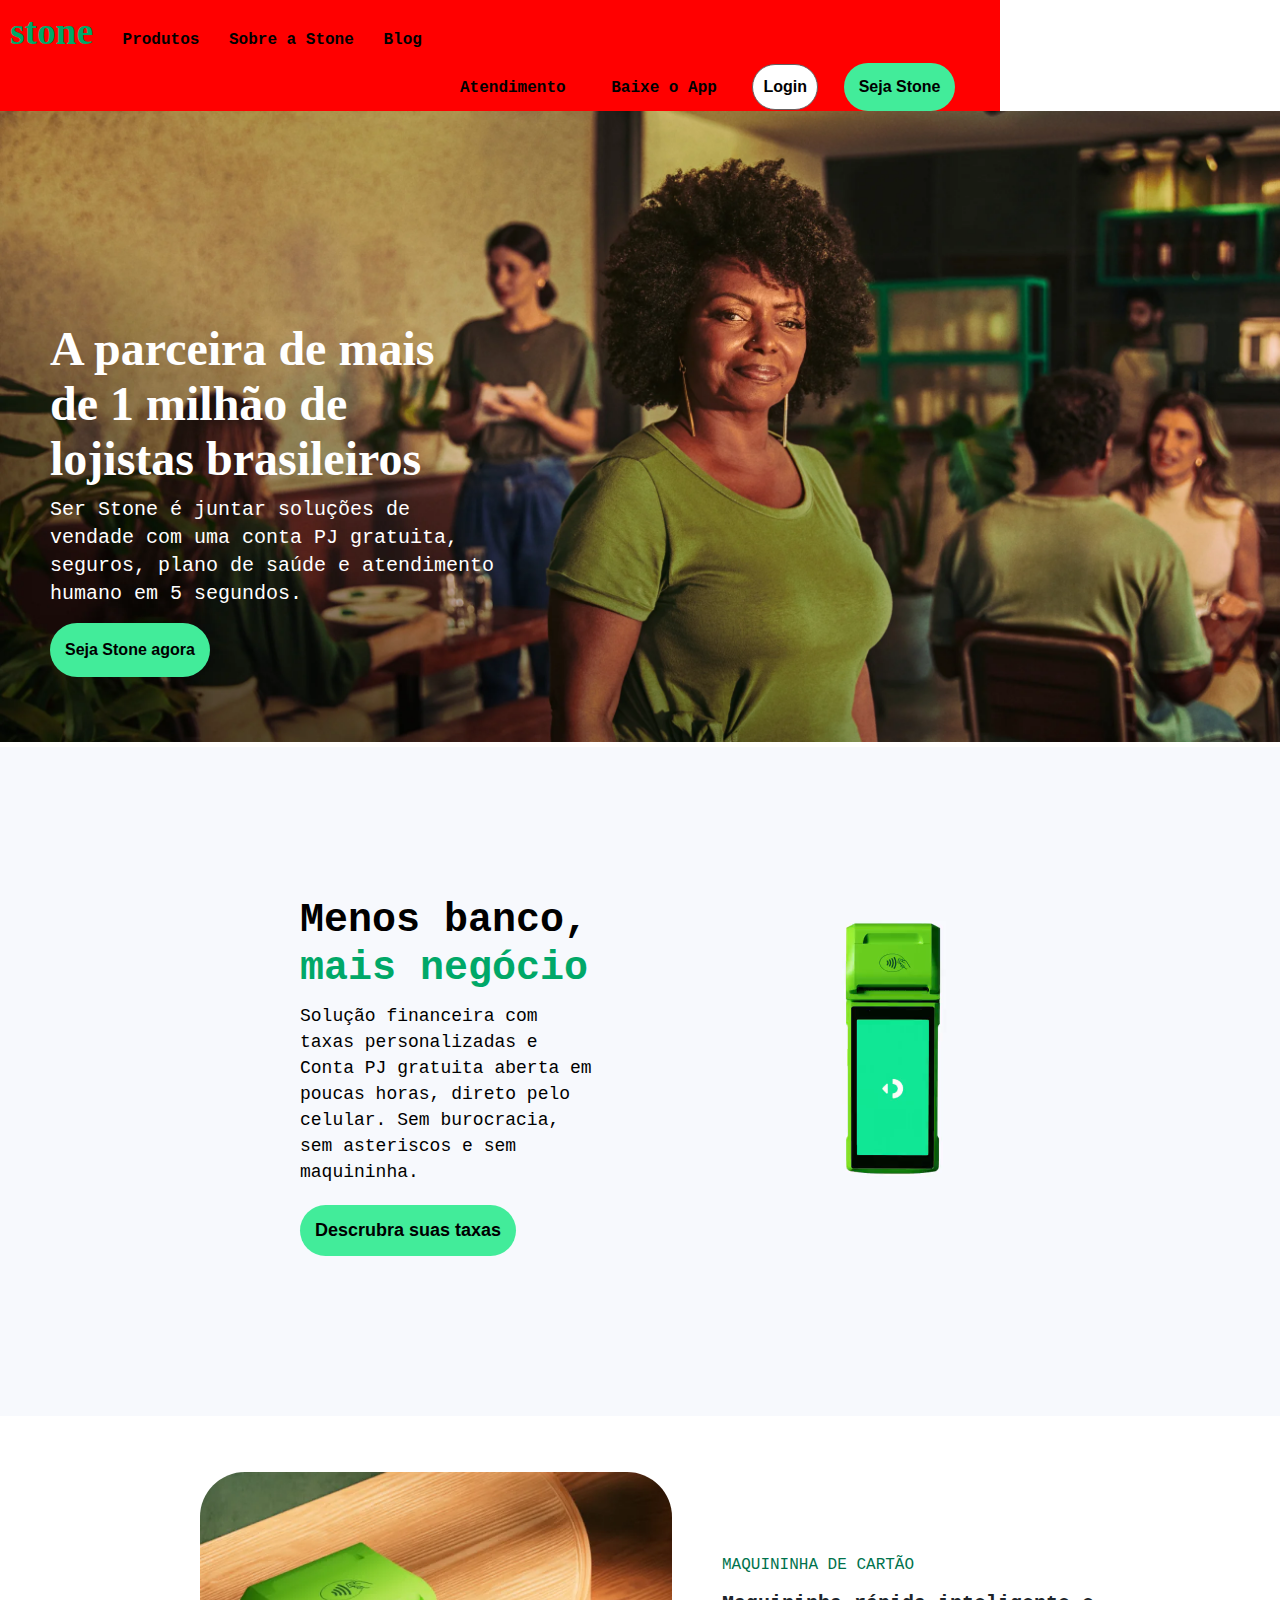
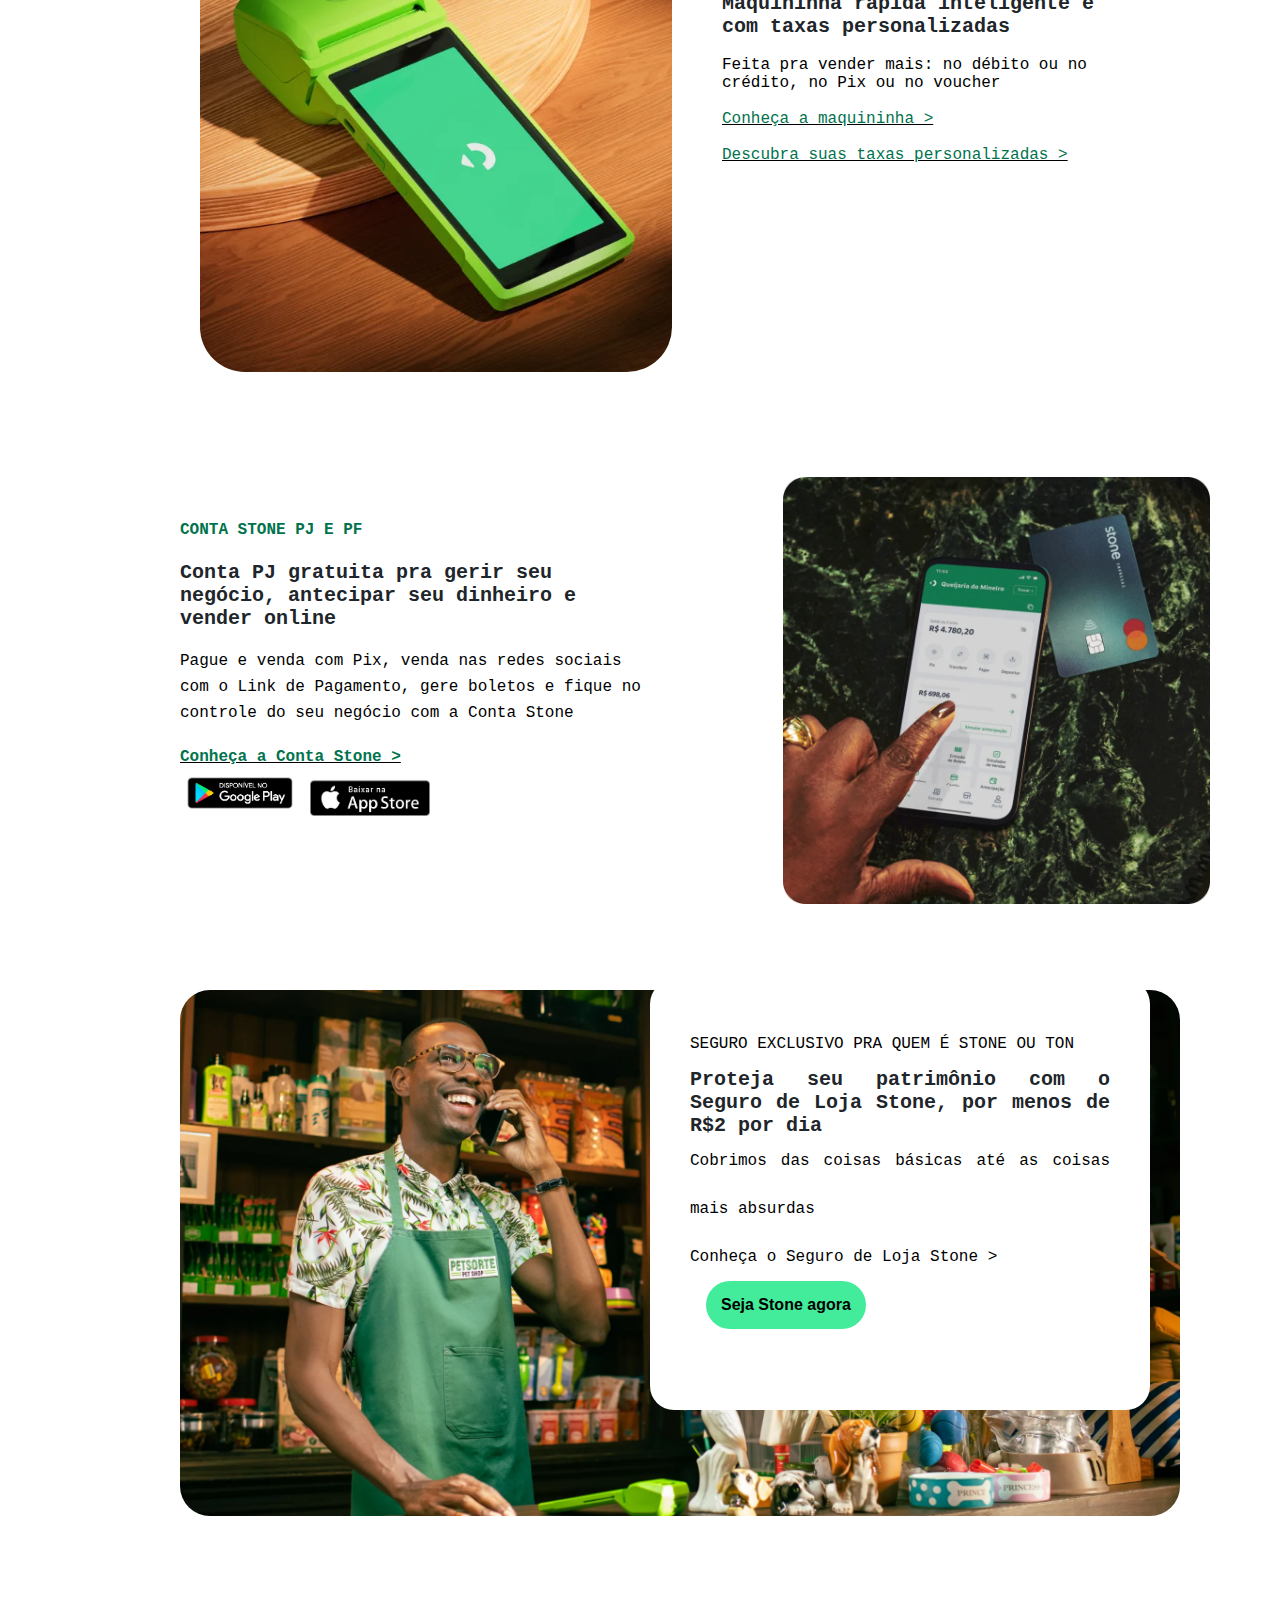
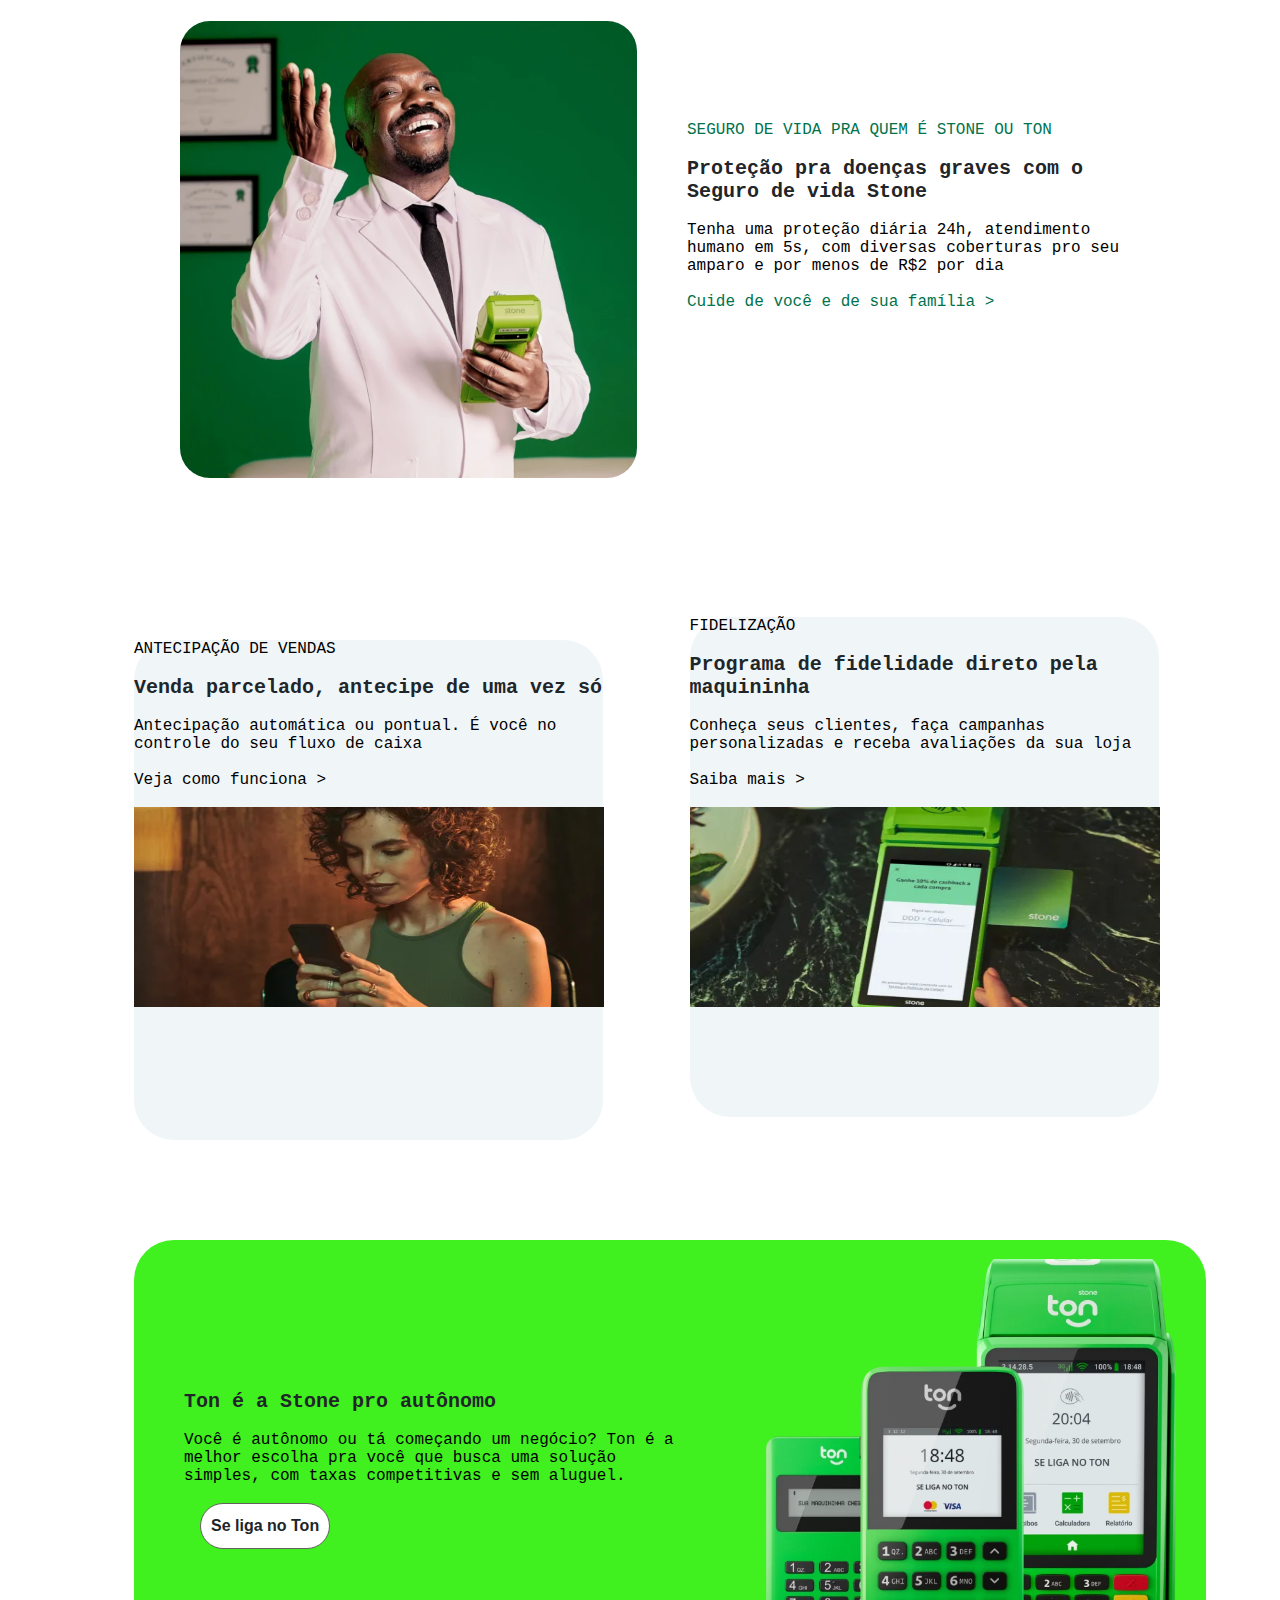
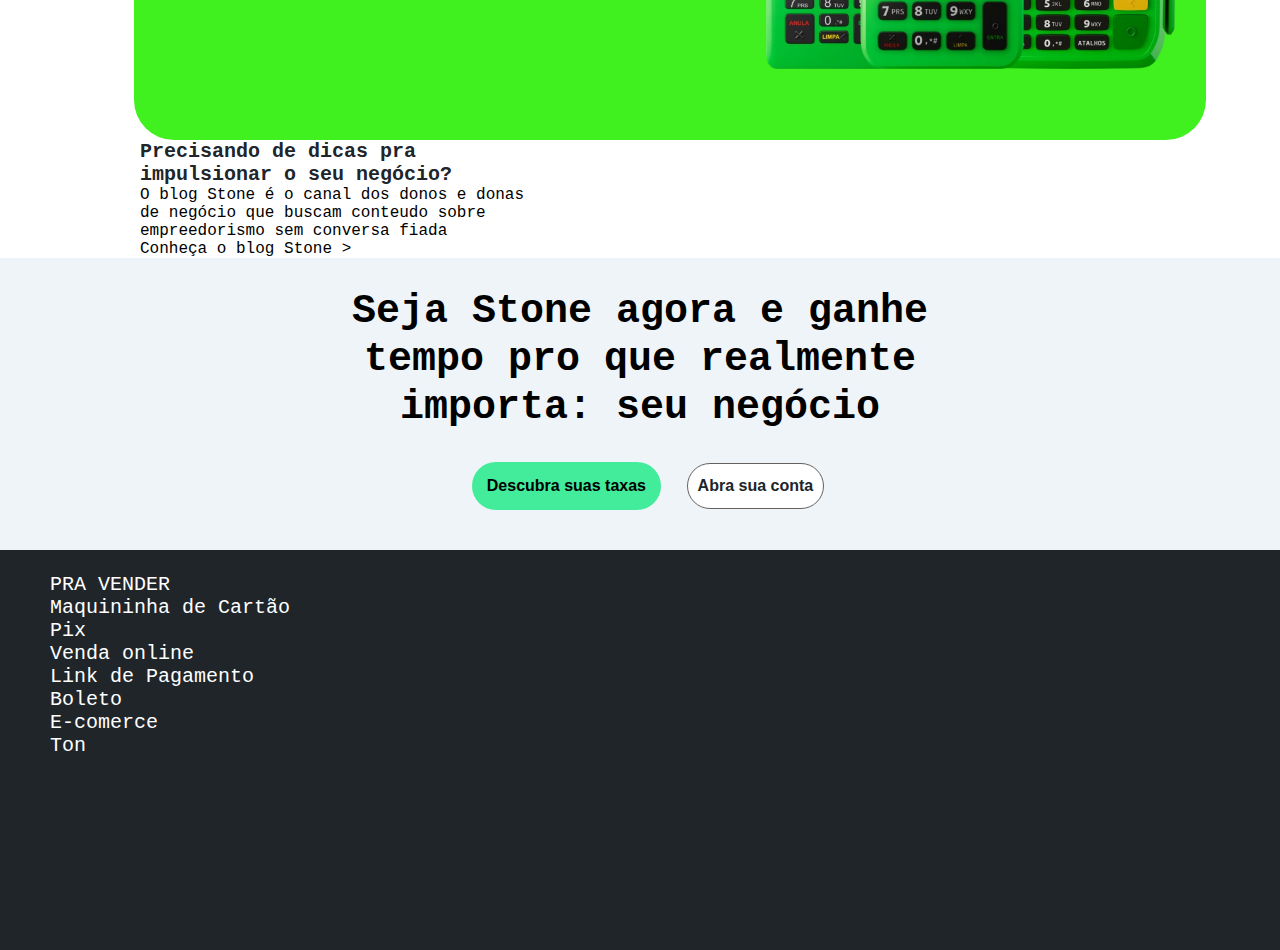
<file: index.html>
<!DOCTYPE html>
<html lang="pt-br">

<head>
    <meta charset="UTF-8">
    <meta http-equiv="X-UA-Compatible" content="IE=edge">
    <meta name="viewport" content="width=device-width, initial-scale=1.0">
    <title>Stone</title>
    <link rel="stylesheet" href="style.css">
    <script src="javascript.js"></script>
</head>
<body>
<main> 

 
    


<div> <!-- MENU -->

    <div id="menu">
        <ul>
            <li> <h1>stone</h1>                         </li>
            <li> <a href="#products">Produtos</a>       </li>
            <li> <a href="#about">Sobre a Stone</a>     </li>
            <li> <a href="#blog">Blog</a>               </li>
            <li> <a id="atendimento" href="#atendance">Atendimento</a>   </li>
            <li> <a id="baixe-o-app" href="#download">Baixe o App</a>    </li>
            <button class="btn-branco" > <a href="#login">Login</a> </button>
            <button class="btn-verde"> <a href="#login">Seja Stone</a> </button>
        </ul>
    </div>
        
</div>





<div id="section1">

        <div id="div-left1">

            <h1> A parceira de mais <br>  de 1 milhão de <br> lojistas brasileiros </h1>
    
            <p> Ser Stone é juntar soluções de vendade com uma conta PJ gratuita, seguros, plano de saúde e atendimento humano em 5 segundos. </p>
    
            <button class="btn-verde" > Seja Stone agora </button>

        </div>

        <div id="div-right1" >
            <img id="img-right1" src="images/banner2.webp" alt="" srcset="">
        </div>

</div>





<div id="section2" >

        <div class="div-left2" >

            <h2> Menos banco, <br> <span id="h2-mais-negocio" >mais negócio</span> </h2>

            <p> Solução financeira com taxas personalizadas e Conta PJ gratuita aberta em poucas horas, direto  pelo celular. Sem burocracia, sem  asteriscos e sem maquininha. </p>

            <button class="btn-verde" id="btn-taxas"> Descrubra suas taxas </button>

        </div>

        <div class="div-right2" > 

            <video id="video-maquininha" width="400px" height="400px" loop="" autoplay="">
                <source type="video/mp4" src="videos/maquininha-video.mp4"></source>
            </video>

        </div>

</div>





<div id="section3">

    <div id="div-left3" >
        <img id="img-left3"  width="472px" height="500px" src="images/maquininha2.webp" alt="Maquininha Stone" srcset="">
    </div>

    <div id="div-right3"> 

        <p> <span class="span-verde" id="clicar3" onclick="clicar()"  > MAQUININHA DE CARTÃO </span></p> <br>

        <h3> Maquininha rápida inteligente e com taxas  personalizadas  </h3>  <br>

        <p> Feita pra vender mais: no débito ou no crédito, no Pix ou no voucher </p> <br>

        <p> <a href="#"> <span class="span-verde">Conheça a maquininha ></span> </a> </p> <br>

        <p>  <a href="#"> <span class="span-verde" >Descubra suas taxas personalizadas ></span> </a>  </p> 

    </div>

</div> 





<div id="section4" >

    <div id="img-right4">
        <img  width="427px" height="427px" img="align-left" src="images/conta.webp" alt="Imagem do aplicativo">
    </div>

    <div id="div-left4" >

        <p id="txtSection4"> <span class="span-verde" >CONTA STONE PJ E PF </span></p> <br>

        <h3> Conta PJ gratuita pra gerir seu negócio, antecipar seu dinheiro e vender online</h3> <br>

        <p> Pague e venda com Pix, venda nas redes sociais com o Link de Pagamento, gere boletos e fique no controle do seu negócio com a Conta Stone</p> <br>

        <p id="txtSection4" > <a href="#"><span class="span-verde">Conheça a Conta Stone > </span> </a></p>

        <div class="img-section4" >
            <img  width="120px" src="images/disponivel no google play.png" alt="Play Store">
        </div>

        <div class="img-section4">
            <img width="120px" src="images/app-store.png" alt="Apple Store">
        </div>

    </div>

</div>





<div id="section5">

    <div id="div-left5">

        <p> SEGURO EXCLUSIVO PRA QUEM É STONE OU TON </p>

        <h3> Proteja seu patrimônio com o Seguro de Loja Stone, por menos de R$2 por dia </h3>

        <p> Cobrimos das coisas básicas até as coisas mais absurdas </p>

        <p> Conheça o Seguro de Loja Stone > </p>

        <button class="btn-verde" > Seja Stone agora</button>


    </div>

    <div id="div-right5">
        <img width="1000px" id="img-right5" src="images/seguro-de-loja.webp" alt="imagem seguro de loja" srcset="">
    </div>

    
</div>





<div id="section6">

    <div id="div-left6" >
        <img id="img-left6" width="457px" height="457px" src="images/homepage_card.webp" alt="">
    </div>

    <div div id="div-right6" >
        <p> <span class="span-verde">SEGURO DE VIDA PRA QUEM É STONE OU TON</span> </p> <br>
 
        <h3> Proteção pra doenças graves com o Seguro de vida Stone </h3> <br>

        <p> Tenha uma proteção diária 24h, atendimento humano em 5s, com diversas coberturas pro seu amparo e por menos de R$2 por dia </p> <br>

        <p> <span class="span-verde">Cuide de você e de sua família > </span></p>
    </div>

</div>





<div id="section7">

    <div id="div-left7"> 
        
        <p>ANTECIPAÇÃO DE VENDAS</p> <br>

        <h3> Venda parcelado, antecipe de uma vez só </h3> <br>

        <p> Antecipação automática ou pontual. É você no controle do seu fluxo de caixa </p> <br>

        <p> Veja como funciona > </p> <br>
 
        <img width="470px" height="200px" src="images/servico-antecipacao.webp" alt="">

    </div>

    <div id="div-right7"> 

        <p>FIDELIZAÇÃO</p> <br>

        <h3> Programa de fidelidade direto pela maquininha</h3> <br>

        <p>Conheça seus clientes, faça campanhas personalizadas e receba avaliações da sua loja </p> <br>

        <p> Saiba mais > </p> <br>

        <img width="470px" height="200px" src="images/servico-fidelizacao-new.webp" alt="">


    </div>

</div>





<div id="section8">

    <div id="div-left8">

        <h3> Ton é a Stone pro autônomo </h3> <br>

        <p> Você é autônomo ou tá começando um negócio? Ton é a melhor escolha pra você que busca uma solução simples, com taxas competitivas e sem aluguel.</p> <br>

        <button class="btn-branco" > Se liga no Ton</button>

    </div>

    <div id="div-right8">
        <img id="img-right8" width="410px" src="images/ton-machines2.webp" alt="">
    </div>

</div>




<div id="section9">

    <div id="div-left9">
        
        <h3> Precisando de dicas pra impulsionar o seu negócio? </h3>

        <p> O blog Stone é o canal dos donos e donas de negócio que buscam conteudo sobre empreedorismo sem conversa fiada </p>

        <p> Conheça o blog Stone > </p>
    </div>

</div>


</main>

<div id="section10">

    <div id="center">
        <h2 id="h2-section10"> Seja Stone agora e ganhe tempo pro que realmente importa: seu negócio</h2>
        
        <button class="btn-verde"> Descubra suas taxas </button>

        <button class="btn-branco"> Abra sua conta </button>

    </div>

</div>






<footer>
    <h3>
        Stone
    </h3>

    <p> PRA VENDER </p>
    <p>Maquininha de Cartão</p> 
    <p>Pix</p>
    <p>Venda online</p>
    <p>Link de Pagamento</p>
    <p>Boleto</p>
    <P>E-comerce</P>
    <p>Ton</p>        
</footer>
</body>
</html>
</file>
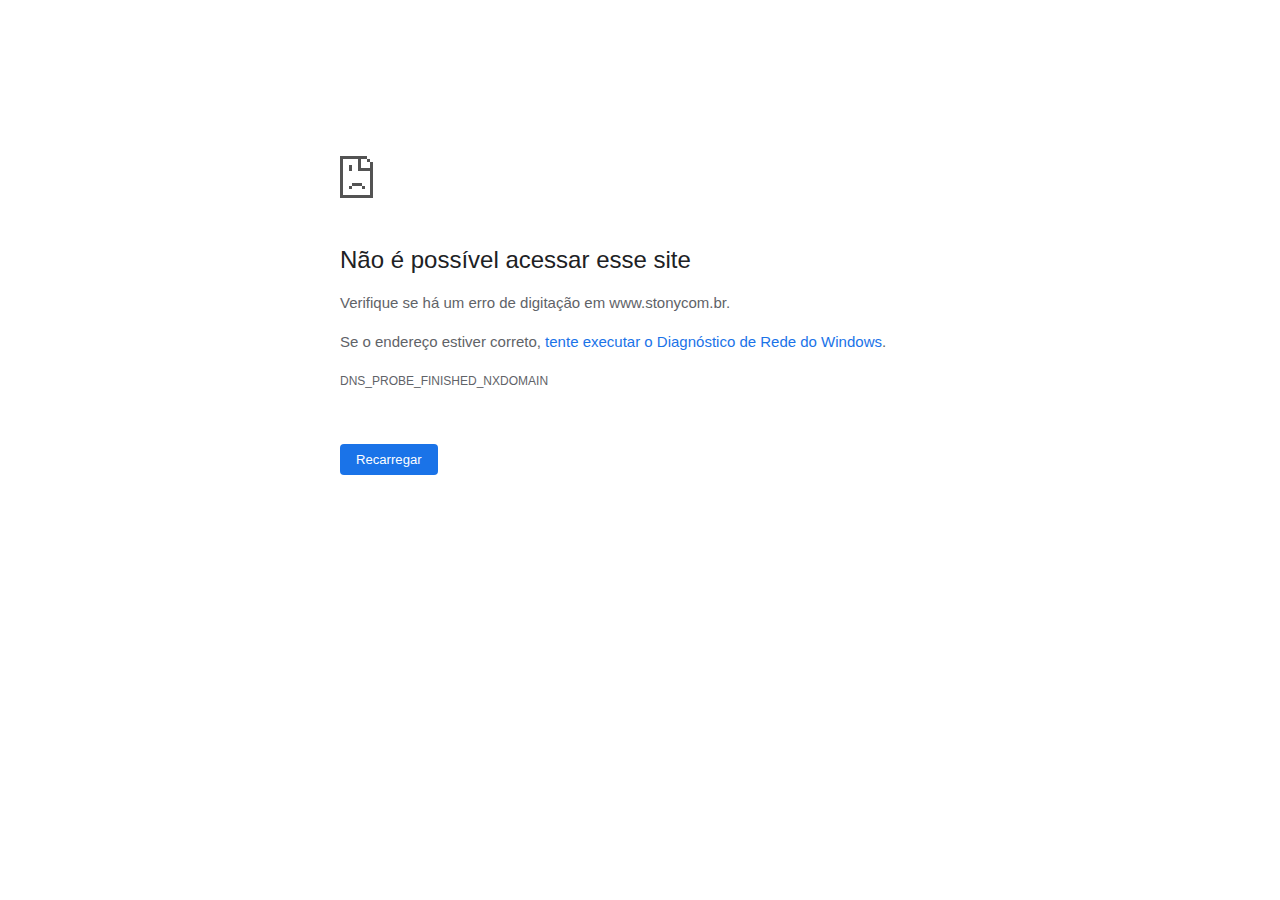
<file: images/www.stonycom.br.html>
<!DOCTYPE html>
<!-- saved from url=(0029)chrome-error://chromewebdata/ -->
<html dir="ltr" lang="pt"><head><meta http-equiv="Content-Type" content="text/html; charset=UTF-8">
  
  <meta name="color-scheme" content="light dark">
  <meta name="theme-color" content="#fff">
  <meta name="viewport" content="width=device-width, initial-scale=1.0,
                                 maximum-scale=1.0, user-scalable=no">
  <title>www.stonycom.br</title>
  <style>/* Copyright 2017 The Chromium Authors. All rights reserved.
 * Use of this source code is governed by a BSD-style license that can be
 * found in the LICENSE file. */

a {
  color: var(--link-color);
}

body {
  --background-color: #fff;
  --error-code-color: var(--google-gray-700);
  --google-blue-100: rgb(210, 227, 252);
  --google-blue-300: rgb(138, 180, 248);
  --google-blue-600: rgb(26, 115, 232);
  --google-blue-700: rgb(25, 103, 210);
  --google-gray-100: rgb(241, 243, 244);
  --google-gray-300: rgb(218, 220, 224);
  --google-gray-500: rgb(154, 160, 166);
  --google-gray-50: rgb(248, 249, 250);
  --google-gray-600: rgb(128, 134, 139);
  --google-gray-700: rgb(95, 99, 104);
  --google-gray-800: rgb(60, 64, 67);
  --google-gray-900: rgb(32, 33, 36);
  --heading-color: var(--google-gray-900);
  --link-color: rgb(88, 88, 88);
  --popup-container-background-color: rgba(0,0,0,.65);
  --primary-button-fill-color-active: var(--google-blue-700);
  --primary-button-fill-color: var(--google-blue-600);
  --primary-button-text-color: #fff;
  --quiet-background-color: rgb(247, 247, 247);
  --secondary-button-border-color: var(--google-gray-500);
  --secondary-button-fill-color: #fff;
  --secondary-button-hover-border-color: var(--google-gray-600);
  --secondary-button-hover-fill-color: var(--google-gray-50);
  --secondary-button-text-color: var(--google-gray-700);
  --small-link-color: var(--google-gray-700);
  --text-color: var(--google-gray-700);
  background: var(--background-color);
  color: var(--text-color);
  word-wrap: break-word;
}

.nav-wrapper .secondary-button {
  background: var(--secondary-button-fill-color);
  border: 1px solid var(--secondary-button-border-color);
  color: var(--secondary-button-text-color);
  float: none;
  margin: 0;
  padding: 8px 16px;
}

.hidden {
  display: none;
}

html {
  -webkit-text-size-adjust: 100%;
  font-size: 125%;
}

.icon {
  background-repeat: no-repeat;
  background-size: 100%;
}

@media (prefers-color-scheme: dark) {
  body {
    --background-color: var(--google-gray-900);
    --error-code-color: var(--google-gray-500);
    --heading-color: var(--google-gray-500);
    --link-color: var(--google-blue-300);
    --primary-button-fill-color-active: rgb(129, 162, 208);
    --primary-button-fill-color: var(--google-blue-300);
    --primary-button-text-color: var(--google-gray-900);
    --quiet-background-color: var(--background-color);
    --secondary-button-border-color: var(--google-gray-700);
    --secondary-button-fill-color: var(--google-gray-900);
    --secondary-button-hover-fill-color: rgb(48, 51, 57);
    --secondary-button-text-color: var(--google-blue-300);
    --small-link-color: var(--google-blue-300);
    --text-color: var(--google-gray-500);
  }
}
</style>
  <style>/* Copyright 2014 The Chromium Authors. All rights reserved.
   Use of this source code is governed by a BSD-style license that can be
   found in the LICENSE file. */

button {
  border: 0;
  border-radius: 4px;
  box-sizing: border-box;
  color: var(--primary-button-text-color);
  cursor: pointer;
  float: right;
  font-size: .875em;
  margin: 0;
  padding: 8px 16px;
  transition: box-shadow 150ms cubic-bezier(0.4, 0, 0.2, 1);
  user-select: none;
}

[dir='rtl'] button {
  float: left;
}

.bad-clock button,
.captive-portal button,
.https-only button,
.insecure-form button,
.lookalike-url button,
.main-frame-blocked button,
.neterror button,
.pdf button,
.ssl button,
.safe-browsing-billing button {
  background: var(--primary-button-fill-color);
}

button:active {
  background: var(--primary-button-fill-color-active);
  outline: 0;
}

#debugging {
  display: inline;
  overflow: auto;
}

.debugging-content {
  line-height: 1em;
  margin-bottom: 0;
  margin-top: 1em;
}

.debugging-content-fixed-width {
  display: block;
  font-family: monospace;
  font-size: 1.2em;
  margin-top: 0.5em;
}

.debugging-title {
  font-weight: bold;
}

#details {
  margin: 0 0 50px;
}

#details p:not(:first-of-type) {
  margin-top: 20px;
}

.secondary-button:active {
  border-color: white;
  box-shadow: 0 1px 2px 0 rgba(60, 64, 67, .3),
      0 2px 6px 2px rgba(60, 64, 67, .15);
}

.secondary-button:hover {
  background: var(--secondary-button-hover-fill-color);
  border-color: var(--secondary-button-hover-border-color);
  text-decoration: none;
}

.error-code {
  color: var(--error-code-color);
  font-size: .8em;
  margin-top: 12px;
  text-transform: uppercase;
}

#error-debugging-info {
  font-size: 0.8em;
}

h1 {
  color: var(--heading-color);
  font-size: 1.6em;
  font-weight: normal;
  line-height: 1.25em;
  margin-bottom: 16px;
}

h2 {
  font-size: 1.2em;
  font-weight: normal;
}

.icon {
  height: 72px;
  margin: 0 0 40px;
  width: 72px;
}

input[type=checkbox] {
  opacity: 0;
}

input[type=checkbox]:focus ~ .checkbox::after {
  outline: -webkit-focus-ring-color auto 5px;
}

.interstitial-wrapper {
  box-sizing: border-box;
  font-size: 1em;
  line-height: 1.6em;
  margin: 14vh auto 0;
  max-width: 600px;
  width: 100%;
}

#main-message > p {
  display: inline;
}

#extended-reporting-opt-in {
  font-size: .875em;
  margin-top: 32px;
}

#extended-reporting-opt-in label {
  display: grid;
  grid-template-columns: 1.8em 1fr;
  position: relative;
}

#enhanced-protection-message {
  border-radius: 4px;
  font-size: 1em;
  margin-top: 32px;
  padding: 10px 5px;
}

#enhanced-protection-message label {
  display: grid;
  grid-template-columns: 2.5em 1fr;
  position: relative;
}

#enhanced-protection-message div {
  margin: 0.5em;
}

#enhanced-protection-message .icon {
  height: 1.5em;
  vertical-align: middle;
  width: 1.5em;
}

.nav-wrapper {
  margin-top: 51px;
}

.nav-wrapper::after {
  clear: both;
  content: '';
  display: table;
  width: 100%;
}

.small-link {
  color: var(--small-link-color);
  font-size: .875em;
}

.checkboxes {
  flex: 0 0 24px;
}

.checkbox {
  --padding: .9em;
  background: transparent;
  display: block;
  height: 1em;
  left: -1em;
  padding-inline-start: var(--padding);
  position: absolute;
  right: 0;
  top: -.5em;
  width: 1em;
}

.checkbox::after {
  border: 1px solid white;
  border-radius: 2px;
  content: '';
  height: 1em;
  left: var(--padding);
  position: absolute;
  top: var(--padding);
  width: 1em;
}

.checkbox::before {
  background: transparent;
  border: 2px solid white;
  border-inline-end-width: 0;
  border-top-width: 0;
  content: '';
  height: .2em;
  left: calc(.3em + var(--padding));
  opacity: 0;
  position: absolute;
  top: calc(.3em  + var(--padding));
  transform: rotate(-45deg);
  width: .5em;
}

input[type=checkbox]:checked ~ .checkbox::before {
  opacity: 1;
}

#recurrent-error-message {
  background: #ededed;
  border-radius: 4px;
  margin-bottom: 16px;
  margin-top: 12px;
  padding: 12px 16px;
}

.showing-recurrent-error-message #extended-reporting-opt-in {
  margin-top: 16px;
}

.showing-recurrent-error-message #enhanced-protection-message {
  margin-top: 16px;
}

@media (max-width: 700px) {
  .interstitial-wrapper {
    padding: 0 10%;
  }

  #error-debugging-info {
    overflow: auto;
  }
}

@media (max-width: 420px) {
  button,
  [dir='rtl'] button,
  .small-link {
    float: none;
    font-size: .825em;
    font-weight: 500;
    margin: 0;
    width: 100%;
  }

  button {
    padding: 16px 24px;
  }

  #details {
    margin: 20px 0 20px 0;
  }

  #details p:not(:first-of-type) {
    margin-top: 10px;
  }

  .secondary-button:not(.hidden) {
    display: block;
    margin-top: 20px;
    text-align: center;
    width: 100%;
  }

  .interstitial-wrapper {
    padding: 0 5%;
  }

  #extended-reporting-opt-in {
    margin-top: 24px;
  }

  #enhanced-protection-message {
    margin-top: 24px;
  }

  .nav-wrapper {
    margin-top: 30px;
  }
}

/**
 * Mobile specific styling.
 * Navigation buttons are anchored to the bottom of the screen.
 * Details message replaces the top content in its own scrollable area.
 */

@media (max-width: 420px) {
  .nav-wrapper .secondary-button {
    border: 0;
    margin: 16px 0 0;
    margin-inline-end: 0;
    padding-bottom: 16px;
    padding-top: 16px;
  }
}

/* Fixed nav. */
@media (min-width: 240px) and (max-width: 420px) and
       (min-height: 401px),
       (min-width: 421px) and (min-height: 240px) and
       (max-height: 560px) {
  body .nav-wrapper {
    background: var(--background-color);
    bottom: 0;
    box-shadow: 0 -12px 24px var(--background-color);
    left: 0;
    margin: 0 auto;
    max-width: 736px;
    padding-inline-end: 24px;
    padding-inline-start: 24px;
    position: fixed;
    right: 0;
    width: 100%;
    z-index: 2;
  }

  .interstitial-wrapper {
    max-width: 736px;
  }

  #details,
  #main-content {
    padding-bottom: 40px;
  }

  #details {
    padding-top: 5.5vh;
  }

  button.small-link {
    color: var(--google-blue-600);
  }
}

@media (max-width: 420px) and (orientation: portrait),
       (max-height: 560px) {
  body {
    margin: 0 auto;
  }

  button,
  [dir='rtl'] button,
  button.small-link,
  .nav-wrapper .secondary-button {
    font-family: Roboto-Regular,Helvetica;
    font-size: .933em;
    margin: 6px 0;
    transform: translatez(0);
  }

  .nav-wrapper {
    box-sizing: border-box;
    padding-bottom: 8px;
    width: 100%;
  }

  #details {
    box-sizing: border-box;
    height: auto;
    margin: 0;
    opacity: 1;
    transition: opacity 250ms cubic-bezier(0.4, 0, 0.2, 1);
  }

  #details.hidden,
  #main-content.hidden {
    height: 0;
    opacity: 0;
    overflow: hidden;
    padding-bottom: 0;
    transition: none;
  }

  h1 {
    font-size: 1.5em;
    margin-bottom: 8px;
  }

  .icon {
    margin-bottom: 5.69vh;
  }

  .interstitial-wrapper {
    box-sizing: border-box;
    margin: 7vh auto 12px;
    padding: 0 24px;
    position: relative;
  }

  .interstitial-wrapper p {
    font-size: .95em;
    line-height: 1.61em;
    margin-top: 8px;
  }

  #main-content {
    margin: 0;
    transition: opacity 100ms cubic-bezier(0.4, 0, 0.2, 1);
  }

  .small-link {
    border: 0;
  }

  .suggested-left > #control-buttons,
  .suggested-right > #control-buttons {
    float: none;
    margin: 0;
  }
}

@media (min-width: 421px) and (min-height: 500px) and (max-height: 560px) {
  .interstitial-wrapper {
    margin-top: 10vh;
  }
}

@media (min-height: 400px) and (orientation:portrait) {
  .interstitial-wrapper {
    margin-bottom: 145px;
  }
}

@media (min-height: 299px) {
  .nav-wrapper {
    padding-bottom: 16px;
  }
}

@media (max-height: 560px) and (min-height: 240px) and (orientation:landscape) {
  .extended-reporting-has-checkbox #details {
    padding-bottom: 80px;
  }
}

@media (min-height: 500px) and (max-height: 650px) and (max-width: 414px) and
       (orientation: portrait) {
  .interstitial-wrapper {
    margin-top: 7vh;
  }
}

@media (min-height: 650px) and (max-width: 414px) and (orientation: portrait) {
  .interstitial-wrapper {
    margin-top: 10vh;
  }
}

/* Small mobile screens. No fixed nav. */
@media (max-height: 400px) and (orientation: portrait),
       (max-height: 239px) and (orientation: landscape),
       (max-width: 419px) and (max-height: 399px) {
  .interstitial-wrapper {
    display: flex;
    flex-direction: column;
    margin-bottom: 0;
  }

  #details {
    flex: 1 1 auto;
    order: 0;
  }

  #main-content {
    flex: 1 1 auto;
    order: 0;
  }

  .nav-wrapper {
    flex: 0 1 auto;
    margin-top: 8px;
    order: 1;
    padding-inline-end: 0;
    padding-inline-start: 0;
    position: relative;
    width: 100%;
  }

  button,
  .nav-wrapper .secondary-button {
    padding: 16px 24px;
  }

  button.small-link {
    color: var(--google-blue-600);
  }
}

@media (max-width: 239px) and (orientation: portrait) {
  .nav-wrapper {
    padding-inline-end: 0;
    padding-inline-start: 0;
  }
}
</style>
  <style>/* Copyright 2013 The Chromium Authors. All rights reserved.
 * Use of this source code is governed by a BSD-style license that can be
 * found in the LICENSE file. */

/* Don't use the main frame div when the error is in a subframe. */
html[subframe] #main-frame-error {
  display: none;
}

/* Don't use the subframe error div when the error is in a main frame. */
html:not([subframe]) #sub-frame-error {
  display: none;
}

h1 {
  margin-top: 0;
  word-wrap: break-word;
}

h1 span {
  font-weight: 500;
}

a {
  text-decoration: none;
}

.icon {
  -webkit-user-select: none;
  display: inline-block;
}

.icon-generic {
  /* Can't access chrome://theme/IDR_ERROR_NETWORK_GENERIC from an untrusted
   * renderer process, so embed the resource manually. */
  content: -webkit-image-set(
      url([data-uri]) 1x,
      url([data-uri]) 2x);
}

.icon-offline {
  content: -webkit-image-set(
      url([data-uri]) 1x,
      url([data-uri]) 2x);
  position: relative;
}

.icon-disabled {
  content: -webkit-image-set(
      url([data-uri]) 1x,
      url([data-uri]) 2x);
  width: 112px;
}

.hidden {
  display: none;
}

#suggestions-list a {
  color: var(--google-blue-600);
}

#suggestions-list p {
  margin-block-end: 0;
}

#suggestions-list ul {
  margin-top: 0;
}

.single-suggestion {
  list-style-type: none;
  padding-inline-start: 0;
}

#error-information-button {
  content: url([data-uri]);
  height: 24px;
  vertical-align: -.15em;
  width: 24px;
}

.use-popup-container#error-information-popup-container
  #error-information-popup {
  align-items: center;
  background-color: var(--popup-container-background-color);
  display: flex;
  height: 100%;
  left: 0;
  position: fixed;
  top: 0;
  width: 100%;
  z-index: 100;
}

.use-popup-container#error-information-popup-container
  #error-information-popup-content > p {
  margin-bottom: 11px;
  margin-inline-start: 20px;
}

.use-popup-container#error-information-popup-container #suggestions-list ul {
  margin-inline-start: 15px;
}

.use-popup-container#error-information-popup-container
  #error-information-popup-box {
  background-color: var(--background-color);
  left: 5%;
  padding-bottom: 15px;
  padding-top: 15px;
  position: fixed;
  width: 90%;
  z-index: 101;
}

.use-popup-container#error-information-popup-container div.error-code {
  margin-inline-start: 20px;
}

.use-popup-container#error-information-popup-container #suggestions-list p {
  margin-inline-start: 20px;
}

:not(.use-popup-container)#error-information-popup-container
  #error-information-popup-close {
  display: none;
}

#error-information-popup-close {
  margin-bottom: 0;
  margin-inline-end: 35px;
  margin-top: 15px;
  text-align: end;
}

.link-button {
  color: rgb(66, 133, 244);
  display: inline-block;
  font-weight: bold;
  text-transform: uppercase;
}

#sub-frame-error-details {

  color: #8F8F8F;

  /* Not done on mobile for performance reasons. */
  text-shadow: 0 1px 0 rgba(255,255,255,0.3);

}

[jscontent=hostName],
[jscontent=failedUrl] {
  overflow-wrap: break-word;
}

.secondary-button {
  background: #d9d9d9;
  color: #696969;
  margin-inline-end: 16px;
}

.snackbar {
  background: #323232;
  border-radius: 2px;
  bottom: 24px;
  box-sizing: border-box;
  color: #fff;
  font-size: .87em;
  left: 24px;
  max-width: 568px;
  min-width: 288px;
  opacity: 0;
  padding: 16px 24px 12px;
  position: fixed;
  transform: translateY(90px);
  will-change: opacity, transform;
  z-index: 999;
}

.snackbar-show {
  -webkit-animation:
    show-snackbar 250ms cubic-bezier(0, 0, 0.2, 1) forwards,
    hide-snackbar 250ms cubic-bezier(0.4, 0, 1, 1) forwards 5s;
}

@-webkit-keyframes show-snackbar {
  100% {
    opacity: 1;
    transform: translateY(0);
  }
}

@-webkit-keyframes hide-snackbar {
  0% {
    opacity: 1;
    transform: translateY(0);
  }
  100% {
    opacity: 0;
    transform: translateY(90px);
  }
}

.suggestions {
  margin-top: 18px;
}

.suggestion-header {
  font-weight: bold;
  margin-bottom: 4px;
}

.suggestion-body {
  color: #777;
}

/* Decrease padding at low sizes. */
@media (max-width: 640px), (max-height: 640px) {
  h1 {
    margin: 0 0 15px;
  }
  .suggestions {
    margin-top: 10px;
  }
  .suggestion-header {
    margin-bottom: 0;
  }
}

#download-link,
#download-link-clicked {
  margin-bottom: 30px;
  margin-top: 30px;
}

#download-link-clicked {
  color: #BBB;
}

#download-link::before,
#download-link-clicked::before {
  content: url([data-uri]);
  display: inline-block;
  margin-inline-end: 4px;
  vertical-align: -webkit-baseline-middle;
}

#download-link-clicked::before {
  opacity: 0;
  width: 0;
}

#offline-content-list-visibility-card {
  border: 1px solid white;
  border-radius: 8px;
  display: flex;
  font-size: .8em;
  justify-content: space-between;
  line-height: 1;
}

#offline-content-list.list-hidden #offline-content-list-visibility-card {
  border-color: rgb(218, 220, 224);
}

#offline-content-list-visibility-card > div {
  padding: 1em;
}

#offline-content-list-title {
  color: var(--google-gray-700);
}

#offline-content-list-show-text,
#offline-content-list-hide-text {
  color: rgb(66, 133, 244);
}

/* Hides the "hide" text div when the offline content list is collapsed/hidden
 * and, alternatively, hides the "show" text div when the offline content list
 * is expanded/shown.
 */
#offline-content-list.list-hidden #offline-content-list-hide-text,
#offline-content-list:not(.list-hidden) #offline-content-list-show-text {
  display: none;
}

/* Controls the animation of the offline content list when it is expanded/shown.
 */
#offline-content-suggestions {
  /* Max-height has to be set for the height animation to work. The chosen value
   * is a little greater than the maximum height the list will have, when all
   * suggestions have images, so that it is never clamped. This makes so that
   * when the actual height is smaller then the animation is not as smooth.
   */
  max-height: 27em;
  transition: max-height 200ms ease-in, visibility 0s 200ms,
              opacity 200ms 200ms linear;
}

/* Controls the animation of the offline content list when it is
 * collapsed/hidden.
 */
#offline-content-list.list-hidden #offline-content-suggestions {
  max-height: 0;
  opacity: 0;
  transition: opacity 200ms linear, visibility 0s 200ms,
              max-height 200ms 200ms ease-out;
  visibility: hidden;
}

#offline-content-list {
  margin-inline-start: -5%;
  width: 110%;
}

/* The selectors below adjust the "overflow" of the suggestion cards contents
 * based on the same screen size based strategy used for the main frame, which
 * is applied by the `interstitial-wrapper` class. */
@media (max-width: 420px)  {
  #offline-content-list {
    margin-inline-start: -2.5%;
    width: 105%;
  }
}
@media (max-width: 420px) and (orientation: portrait),
       (max-height: 560px) {
  #offline-content-list {
    margin-inline-start: -12px;
    width: calc(100% + 24px);
  }
}

.suggestion-with-image .offline-content-suggestion-thumbnail {
  flex-basis: 8.2em;
  flex-shrink: 0;
}

.suggestion-with-image .offline-content-suggestion-thumbnail > img {
  height: 100%;
  width: 100%;
}

.suggestion-with-image #offline-content-list:not(.is-rtl)
.offline-content-suggestion-thumbnail > img {
  border-bottom-right-radius: 7px;
  border-top-right-radius: 7px;
}

.suggestion-with-image #offline-content-list.is-rtl
.offline-content-suggestion-thumbnail > img {
  border-bottom-left-radius: 7px;
  border-top-left-radius: 7px;
}

.suggestion-with-icon .offline-content-suggestion-thumbnail {
  align-items: center;
  display: flex;
  justify-content: center;
  min-height: 4.2em;
  min-width: 4.2em;
}

.suggestion-with-icon .offline-content-suggestion-thumbnail > div {
  align-items: center;
  background-color: rgb(241, 243, 244);
  border-radius: 50%;
  display: flex;
  height: 2.3em;
  justify-content: center;
  width: 2.3em;
}

.suggestion-with-icon .offline-content-suggestion-thumbnail > div > img {
  height: 1.45em;
  width: 1.45em;
}

.offline-content-suggestion-favicon {
  height: 1em;
  margin-inline-end: 0.4em;
  width: 1.4em;
}

.offline-content-suggestion-favicon > img {
  height: 1.4em;
  width: 1.4em;
}

.no-favicon .offline-content-suggestion-favicon {
  display: none;
}

.image-video {
  content: url([data-uri]);
}

.image-music-note {
  content: url([data-uri]);
}

.image-earth {
  content: url([data-uri]);
}

.image-file {
  content: url([data-uri]);
}

.offline-content-suggestion-texts {
  display: flex;
  flex-direction: column;
  justify-content: space-between;
  line-height: 1.3;
  padding: .9em;
  width: 100%;
}

.offline-content-suggestion-title {
  -webkit-box-orient: vertical;
  -webkit-line-clamp: 3;
  color: rgb(32, 33, 36);
  display: -webkit-box;
  font-size: 1.1em;
  overflow: hidden;
  text-overflow: ellipsis;
}

div.offline-content-suggestion {
  align-items: stretch;
  border: 1px solid rgb(218, 220, 224);
  border-radius: 8px;
  display: flex;
  justify-content: space-between;
  margin-bottom: .8em;
}

.suggestion-with-image {
  flex-direction: row;
  height: 8.2em;
  max-height: 8.2em;
}

.suggestion-with-icon {
  flex-direction: row-reverse;
  height: 4.2em;
  max-height: 4.2em;
}

.suggestion-with-icon .offline-content-suggestion-title {
  -webkit-line-clamp: 1;
  word-break: break-all;
}

.suggestion-with-icon .offline-content-suggestion-texts {
  padding-inline-start: 0;
}

.offline-content-suggestion-attribution-freshness {
  color: rgb(95, 99, 104);
  display: flex;
  font-size: .8em;
  line-height: 1.7em;
}

.offline-content-suggestion-attribution {
  -webkit-box-orient: vertical;
  -webkit-line-clamp: 1;
  display: -webkit-box;
  flex-shrink: 1;
  margin-inline-end: 0.3em;
  overflow: hidden;
  overflow-wrap: break-word;
  text-overflow: ellipsis;
  word-break: break-all;
}

.no-attribution .offline-content-suggestion-attribution {
  display: none;
}

.offline-content-suggestion-freshness::before {
  content: '-';
  display: inline-block;
  flex-shrink: 0;
  margin-inline-end: .1em;
  margin-inline-start: .1em;
}

.no-attribution .offline-content-suggestion-freshness::before {
  display: none;
}

.offline-content-suggestion-freshness {
  flex-shrink: 0;
}

.suggestion-with-image .offline-content-suggestion-pin-spacer {
  flex-grow: 100;
  flex-shrink: 1;
}

.suggestion-with-image .offline-content-suggestion-pin {
  content: url([data-uri]);
  flex-shrink: 0;
  height: 1.4em;
  margin-inline-start: .4em;
  width: 1.4em;
}

/* Controls the animation (and a bit more) of the launch-downloads-home action
 * button when the offline content list is expanded/shown.
 */
#offline-content-list-action {
  text-align: center;
  transition: visibility 0s 200ms, opacity 200ms 200ms linear;
}

/* Controls the animation of the launch-downloads-home action button when the
 * offline content list is collapsed/hidden.
 */
#offline-content-list.list-hidden #offline-content-list-action {
  opacity: 0;
  transition: opacity 200ms linear, visibility 0s 200ms;
  visibility: hidden;
}

#cancel-save-page-button {
  background-image: url([data-uri]);
  background-position: right 27px center;
  background-repeat: no-repeat;
  border: 1px solid var(--google-gray-300);
  border-radius: 5px;
  color: var(--google-gray-700);
  margin-bottom: 26px;
  padding-bottom: 16px;
  padding-inline-end: 88px;
  padding-inline-start: 16px;
  padding-top: 16px;
  text-align: start;
}

html[dir='rtl'] #cancel-save-page-button {
  background-position: left 27px center;
}

#save-page-for-later-button {
  display: flex;
  justify-content: start;
}

#save-page-for-later-button a::before {
  content: url([data-uri]);
  display: inline-block;
  margin-inline-end: 4px;
  vertical-align: -webkit-baseline-middle;
}

.hidden#save-page-for-later-button {
  display: none;
}

/* Don't allow overflow when in a subframe. */
html[subframe] body {
  overflow: hidden;
}

#sub-frame-error {
  -webkit-align-items: center;
  -webkit-flex-flow: column;
  -webkit-justify-content: center;
  background-color: #DDD;
  display: -webkit-flex;
  height: 100%;
  left: 0;
  position: absolute;
  text-align: center;
  top: 0;
  transition: background-color 200ms ease-in-out;
  width: 100%;
}

#sub-frame-error:hover {
  background-color: #EEE;
}

#sub-frame-error .icon-generic {
  margin: 0 0 16px;
}

#sub-frame-error-details {
  margin: 0 10px;
  text-align: center;
  visibility: hidden;
}

/* Show details only when hovering. */
#sub-frame-error:hover #sub-frame-error-details {
  visibility: visible;
}

/* If the iframe is too small, always hide the error code. */
/* TODO(mmenke): See if overflow: no-display works better, once supported. */
@media (max-width: 200px), (max-height: 95px) {
  #sub-frame-error-details {
    display: none;
  }
}

/* Adjust icon for small embedded frames in apps. */
@media (max-height: 100px) {
  #sub-frame-error .icon-generic {
    height: auto;
    margin: 0;
    padding-top: 0;
    width: 25px;
  }
}

/* details-button is special; it's a <button> element that looks like a link. */
#details-button {
  box-shadow: none;
  min-width: 0;
}

/* Styles for platform dependent separation of controls and details button. */
.suggested-left > #control-buttons,
.suggested-right > #details-button {
  float: left;
}

.suggested-right > #control-buttons,
.suggested-left > #details-button {
  float: right;
}

.suggested-left .secondary-button {
  margin-inline-end: 0;
  margin-inline-start: 16px;
}

#details-button.singular {
  float: none;
}

/* download-button shows both icon and text. */
#download-button {
  padding-bottom: 4px;
  padding-top: 4px;
  position: relative;
}

#download-button::before {
  background: -webkit-image-set(
      url([data-uri]) 1x,
      url([data-uri]) 2x)
    no-repeat;
  content: '';
  display: inline-block;
  height: 24px;
  margin-inline-end: 4px;
  margin-inline-start: -4px;
  vertical-align: middle;
  width: 24px;
}

#download-button:disabled {
  background: rgb(180, 206, 249);
  color: rgb(255, 255, 255);
}

#buttons::after {
  clear: both;
  content: '';
  display: block;
  width: 100%;
}

/* Offline page */
html[dir='rtl'] .runner-container,
html[dir='rtl'].offline .icon-offline {
  transform: scaleX(-1);
}

.offline {
  transition: filter 1.5s cubic-bezier(0.65, 0.05, 0.36, 1),
              background-color 1.5s cubic-bezier(0.65, 0.05, 0.36, 1);

  will-change: filter, background-color;

}

.offline body {
  transition: background-color 1.5s cubic-bezier(0.65, 0.05, 0.36, 1);
}

.offline #main-message > p {
  display: none;
}

.offline.inverted {
  background-color: #fff;
  filter: invert(1);
}

.offline.inverted body {
  background-color: #fff;
}

.offline .interstitial-wrapper {
  color: var(--text-color);
  font-size: 1em;
  line-height: 1.55;
  margin: 0 auto;
  max-width: 600px;
  padding-top: 100px;
  position: relative;
  width: 100%;
}

.offline .runner-container {
  direction: ltr;
  height: 150px;
  max-width: 600px;
  overflow: hidden;
  position: absolute;
  top: 35px;
  width: 44px;
}

.offline .runner-container:focus {
  outline: none;
}

.offline .runner-container:focus-visible {
  outline: 3px solid var(--google-blue-300);
}

.offline .runner-canvas {
  height: 150px;
  max-width: 600px;
  opacity: 1;
  overflow: hidden;
  position: absolute;
  top: 0;
  z-index: 10;
}

.offline .controller {
  height: 100vh;
  left: 0;
  position: absolute;
  top: 0;
  width: 100vw;
  z-index: 9;
}

#offline-resources {
  display: none;
}

#offline-instruction {
  image-rendering: pixelated;
  left: 0;
  margin: auto;
  position: absolute;
  right: 0;
  top: 60px;
  width: fit-content;
}

.offline-runner-live-region {
  bottom: 0;
  clip-path: polygon(0 0, 0 0, 0 0);
  color: var(--background-color);
  display: block;
  font-size: xx-small;
  overflow: hidden;
  position: absolute;
  text-align: center;
  transition: color 1.5s cubic-bezier(0.65, 0.05, 0.36, 1);
  user-select: none;
}

/* Custom toggle */
.slow-speed-option {
  align-items: center;
  background: var(--google-gray-50);
  border-radius: 24px/50%;
  bottom: 0;
  color: var(--error-code-color);
  display: inline-flex;
  font-size: 1em;
  left: 0;
  line-height: 1.1em;
  margin: 5px auto;
  padding: 2px 12px 3px 20px;
  position: absolute;
  right: 0;
  width: max-content;
  z-index: 999;
}

.slow-speed-option.hidden {
  display: none;
}

.slow-speed-option [type=checkbox] {
  opacity: 0;
  pointer-events: none;
  position: absolute;
}

.slow-speed-option .slow-speed-toggle {
  cursor: pointer;
  margin-inline-start: 8px;
  padding: 8px 4px;
  position: relative;
}

.slow-speed-option [type=checkbox]:disabled ~ .slow-speed-toggle {
  cursor: default;
}

.slow-speed-option-label [type=checkbox] {
  opacity: 0;
  pointer-events: none;
  position: absolute;
}

.slow-speed-option .slow-speed-toggle::before,
.slow-speed-option .slow-speed-toggle::after {
  content: '';
  display: block;
  margin: 0 3px;
  transition: all 100ms cubic-bezier(0.4, 0, 1, 1);
}

.slow-speed-option .slow-speed-toggle::before {
  background: rgb(189,193,198);
  border-radius: 0.65em;
  height: 0.9em;
  width: 2em;
}

.slow-speed-option .slow-speed-toggle::after {
  background: #fff;
  border-radius: 50%;
  box-shadow: 0 1px 3px 0 rgb(0 0 0 / 40%);
  height: 1.2em;
  position: absolute;
  top: 51%;
  transform: translate(-20%, -50%);
  width: 1.1em;
}

.slow-speed-option [type=checkbox]:focus + .slow-speed-toggle {
  box-shadow: 0 0 8px rgb(94, 158, 214);
  outline: 1px solid rgb(93, 157, 213);
}

.slow-speed-option [type=checkbox]:checked + .slow-speed-toggle::before {
  background: var(--google-blue-600);
  opacity: 0.5;
}

.slow-speed-option [type=checkbox]:checked + .slow-speed-toggle::after {
  background: var(--google-blue-600);
  transform: translate(calc(2em - 90%), -50%);
}

.slow-speed-option [type=checkbox]:checked:disabled +
  .slow-speed-toggle::before {
  background: rgb(189,193,198);
}

.slow-speed-option [type=checkbox]:checked:disabled +
  .slow-speed-toggle::after {
  background: var(--google-gray-50);
}

@media (max-width: 420px) {
  #download-button {
    padding-bottom: 12px;
    padding-top: 12px;
  }

  .suggested-left > #control-buttons,
  .suggested-right > #control-buttons {
    float: none;
  }

  .snackbar {
    border-radius: 0;
    bottom: 0;
    left: 0;
    width: 100%;
  }
}

@media (max-height: 350px) {
  h1 {
    margin: 0 0 15px;
  }

  .icon-offline {
    margin: 0 0 10px;
  }

  .interstitial-wrapper {
    margin-top: 5%;
  }

  .nav-wrapper {
    margin-top: 30px;
  }
}

@media (min-width: 420px) and (max-width: 736px) and
       (min-height: 240px) and (max-height: 420px) and
       (orientation:landscape) {
  .interstitial-wrapper {
    margin-bottom: 100px;
  }
}

@media (max-width: 360px) and (max-height: 480px) {
  .offline .interstitial-wrapper {
    padding-top: 60px;
  }

  .offline .runner-container {
    top: 8px;
  }
}

@media (min-height: 240px) and (orientation: landscape) {
  .offline .interstitial-wrapper {
    margin-bottom: 90px;
  }

  .icon-offline {
    margin-bottom: 20px;
  }
}

@media (max-height: 320px) and (orientation: landscape) {
  .icon-offline {
    margin-bottom: 0;
  }

  .offline .runner-container {
    top: 10px;
  }
}

@media (max-width: 240px) {
  button {
    padding-inline-end: 12px;
    padding-inline-start: 12px;
  }

  .interstitial-wrapper {
    overflow: inherit;
    padding: 0 8px;
  }
}

@media (max-width: 120px) {
  button {
    width: auto;
  }
}

.arcade-mode,
.arcade-mode .runner-container,
.arcade-mode .runner-canvas {
  image-rendering: pixelated;
  max-width: 100%;
  overflow: hidden;
}

.arcade-mode #buttons,
.arcade-mode #main-content {
  opacity: 0;
  overflow: hidden;
}

.arcade-mode .interstitial-wrapper {
  height: 100vh;
  max-width: 100%;
  overflow: hidden;
}

.arcade-mode .runner-container {
  left: 0;
  margin: auto;
  right: 0;
  transform-origin: top center;
  transition: transform 250ms cubic-bezier(0.4, 0, 1, 1) 400ms;
  z-index: 2;
}

@media (prefers-color-scheme: dark) {
  .icon {
    filter: invert(1);
  }

  .offline .runner-canvas {
    filter: invert(1);
  }

  .offline.inverted {
    background-color: var(--background-color);
    filter: invert(0);
  }

  .offline.inverted body {
    background-color: #fff;
  }

  .offline.inverted .offline-runner-live-region {
    color: #fff;
  }

  #suggestions-list a {
    color: var(--link-color);
  }

  #error-information-button {
    filter: invert(0.6);
  }

  .slow-speed-option {
    background: var(--google-gray-800);
    color: var(--google-gray-100);
  }

  .slow-speed-option .slow-speed-toggle::before,
  .slow-speed-option [type=checkbox]:checked:disabled +
    .slow-speed-toggle::before {
     background: rgb(189,193,198);
  }

  .slow-speed-option [type=checkbox]:checked + .slow-speed-toggle::after,
  .slow-speed-option [type=checkbox]:checked + .slow-speed-toggle::before {
    background: var(--google-blue-300);
  }
}
</style>
  <script>// Copyright 2013 The Chromium Authors. All rights reserved.
// Use of this source code is governed by a BSD-style license that can be
// found in the LICENSE file.

/**
 * @typedef {{
 *   downloadButtonClick: function(),
 *   reloadButtonClick: function(string),
 *   detailsButtonClick: function(),
 *   diagnoseErrorsButtonClick: function(),
 *   trackEasterEgg: function(),
 *   updateEasterEggHighScore: function(number),
 *   resetEasterEggHighScore: function(),
 *   launchOfflineItem: function(string, string),
 *   savePageForLater: function(),
 *   cancelSavePage: function(),
 *   listVisibilityChange: function(boolean),
 * }}
 */
// eslint-disable-next-line no-var
var errorPageController;

const HIDDEN_CLASS = 'hidden';

// Decodes a UTF16 string that is encoded as base64.
function decodeUTF16Base64ToString(encoded_text) {
  const data = atob(encoded_text);
  let result = '';
  for (let i = 0; i < data.length; i += 2) {
    result +=
        String.fromCharCode(data.charCodeAt(i) * 256 + data.charCodeAt(i + 1));
  }
  return result;
}

function toggleHelpBox() {
  const helpBoxOuter = document.getElementById('details');
  helpBoxOuter.classList.toggle(HIDDEN_CLASS);
  const detailsButton = document.getElementById('details-button');
  if (helpBoxOuter.classList.contains(HIDDEN_CLASS)) {
    /** @suppress {missingProperties} */
    detailsButton.innerText = detailsButton.detailsText;
  } else {
    /** @suppress {missingProperties} */
    detailsButton.innerText = detailsButton.hideDetailsText;
  }

  // Details appears over the main content on small screens.
  if (mobileNav) {
    document.getElementById('main-content').classList.toggle(HIDDEN_CLASS);
    const runnerContainer = document.querySelector('.runner-container');
    if (runnerContainer) {
      runnerContainer.classList.toggle(HIDDEN_CLASS);
    }
  }
}

function diagnoseErrors() {
  if (window.errorPageController) {
    errorPageController.diagnoseErrorsButtonClick();
  }
}

// Subframes use a different layout but the same html file.  This is to make it
// easier to support platforms that load the error page via different
// mechanisms (Currently just iOS). We also use the subframe style for portals
// as they are embedded like subframes and can't be interacted with by the user.
let isSubFrame = false;
if (window.top.location !== window.location || window.portalHost) {
  document.documentElement.setAttribute('subframe', '');
  isSubFrame = true;
}

// Re-renders the error page using |strings| as the dictionary of values.
// Used by NetErrorTabHelper to update DNS error pages with probe results.
function updateForDnsProbe(strings) {
  const context = new JsEvalContext(strings);
  jstProcess(context, document.getElementById('t'));
  onDocumentLoadOrUpdate();
}

// Adds an icon class to the list and removes classes previously set.
function updateIconClass(newClass) {
  const frameSelector = isSubFrame ? '#sub-frame-error' : '#main-frame-error';
  const iconEl = document.querySelector(frameSelector + ' .icon');

  if (iconEl.classList.contains(newClass)) {
    return;
  }

  iconEl.className = 'icon ' + newClass;
}

// Implements button clicks.  This function is needed during the transition
// between implementing these in trunk chromium and implementing them in iOS.
function reloadButtonClick(url) {
  if (window.errorPageController) {
    // 

    // 
    errorPageController.reloadButtonClick();
    // 
  } else {
    window.location = url;
  }
}

function downloadButtonClick() {
  if (window.errorPageController) {
    errorPageController.downloadButtonClick();
    const downloadButton = document.getElementById('download-button');
    downloadButton.disabled = true;
    /** @suppress {missingProperties} */
    downloadButton.textContent = downloadButton.disabledText;

    document.getElementById('download-link-wrapper')
        .classList.add(HIDDEN_CLASS);
    document.getElementById('download-link-clicked-wrapper')
        .classList.remove(HIDDEN_CLASS);
  }
}

function detailsButtonClick() {
  if (window.errorPageController) {
    errorPageController.detailsButtonClick();
  }
}

let primaryControlOnLeft = true;
// 

function setAutoFetchState(scheduled, can_schedule) {
  document.getElementById('cancel-save-page-button')
      .classList.toggle(HIDDEN_CLASS, !scheduled);
  document.getElementById('save-page-for-later-button')
      .classList.toggle(HIDDEN_CLASS, scheduled || !can_schedule);
}

function savePageLaterClick() {
  errorPageController.savePageForLater();
  // savePageForLater will eventually trigger a call to setAutoFetchState() when
  // it completes.
}

function cancelSavePageClick() {
  errorPageController.cancelSavePage();
  // setAutoFetchState is not called in response to cancelSavePage(), so do it
  // now.
  setAutoFetchState(false, true);
}

function toggleErrorInformationPopup() {
  document.getElementById('error-information-popup-container')
      .classList.toggle(HIDDEN_CLASS);
}

function launchOfflineItem(itemID, name_space) {
  errorPageController.launchOfflineItem(itemID, name_space);
}

function launchDownloadsPage() {
  errorPageController.launchDownloadsPage();
}

function getIconForSuggestedItem(item) {
  // Note: |item.content_type| contains the enum values from
  // chrome::mojom::AvailableContentType.
  switch (item.content_type) {
    case 1:  // kVideo
      return 'image-video';
    case 2:  // kAudio
      return 'image-music-note';
    case 0:  // kPrefetchedPage
    case 3:  // kOtherPage
      return 'image-earth';
  }
  return 'image-file';
}

function getSuggestedContentDiv(item, index) {
  // Note: See AvailableContentToValue in available_offline_content_helper.cc
  // for the data contained in an |item|.
  // TODO(carlosk): Present |snippet_base64| when that content becomes
  // available.
  let thumbnail = '';
  const extraContainerClasses = [];
  // html_inline.py will try to replace src attributes with data URIs using a
  // simple regex. The following is obfuscated slightly to avoid that.
  const source = 'src';
  if (item.thumbnail_data_uri) {
    extraContainerClasses.push('suggestion-with-image');
    thumbnail = `<img ${source}="${item.thumbnail_data_uri}">`;
  } else {
    extraContainerClasses.push('suggestion-with-icon');
    const iconClass = getIconForSuggestedItem(item);
    thumbnail = `<div><img class="${iconClass}"></div>`;
  }

  let favicon = '';
  if (item.favicon_data_uri) {
    favicon = `<img ${source}="${item.favicon_data_uri}">`;
  } else {
    extraContainerClasses.push('no-favicon');
  }

  if (!item.attribution_base64) {
    extraContainerClasses.push('no-attribution');
  }

  return `
  <div class="offline-content-suggestion ${extraContainerClasses.join(' ')}"
    onclick="launchOfflineItem('${item.ID}', '${item.name_space}')">
      <div class="offline-content-suggestion-texts">
        <div id="offline-content-suggestion-title-${index}"
             class="offline-content-suggestion-title">
        </div>
        <div class="offline-content-suggestion-attribution-freshness">
          <div id="offline-content-suggestion-favicon-${index}"
               class="offline-content-suggestion-favicon">
            ${favicon}
          </div>
          <div id="offline-content-suggestion-attribution-${index}"
               class="offline-content-suggestion-attribution">
          </div>
          <div class="offline-content-suggestion-freshness">
            ${item.date_modified}
          </div>
          <div class="offline-content-suggestion-pin-spacer"></div>
          <div class="offline-content-suggestion-pin"></div>
        </div>
      </div>
      <div class="offline-content-suggestion-thumbnail">
        ${thumbnail}
      </div>
  </div>`;
}

/**
 * @typedef {{
 *   ID: string,
 *   name_space: string,
 *   title_base64: string,
 *   snippet_base64: string,
 *   date_modified: string,
 *   attribution_base64: string,
 *   thumbnail_data_uri: string,
 *   favicon_data_uri: string,
 *   content_type: number,
 * }}
 */
let AvailableOfflineContent;

// Populates a list of suggested offline content.
// Note: For security reasons all content downloaded from the web is considered
// unsafe and must be securely handled to be presented on the dino page. Images
// have already been safely re-encoded but textual content -- like title and
// attribution -- must be properly handled here.
// @param {boolean} isShown
// @param {Array<AvailableOfflineContent>} suggestions
function offlineContentAvailable(isShown, suggestions) {
  if (!suggestions || !loadTimeData.valueExists('offlineContentList')) {
    return;
  }

  const suggestionsHTML = [];
  for (let index = 0; index < suggestions.length; index++) {
    suggestionsHTML.push(getSuggestedContentDiv(suggestions[index], index));
  }

  document.getElementById('offline-content-suggestions').innerHTML =
      suggestionsHTML.join('\n');

  // Sets textual web content using |textContent| to make sure it's handled as
  // plain text.
  for (let index = 0; index < suggestions.length; index++) {
    document.getElementById(`offline-content-suggestion-title-${index}`)
        .textContent =
        decodeUTF16Base64ToString(suggestions[index].title_base64);
    document.getElementById(`offline-content-suggestion-attribution-${index}`)
        .textContent =
        decodeUTF16Base64ToString(suggestions[index].attribution_base64);
  }

  const contentListElement = document.getElementById('offline-content-list');
  if (document.dir === 'rtl') {
    contentListElement.classList.add('is-rtl');
  }
  contentListElement.hidden = false;
  // The list is configured as hidden by default. Show it if needed.
  if (isShown) {
    toggleOfflineContentListVisibility(false);
  }
}

function toggleOfflineContentListVisibility(updatePref) {
  if (!loadTimeData.valueExists('offlineContentList')) {
    return;
  }

  const contentListElement = document.getElementById('offline-content-list');
  const isVisible = !contentListElement.classList.toggle('list-hidden');

  if (updatePref && window.errorPageController) {
    errorPageController.listVisibilityChanged(isVisible);
  }
}

// Called on document load, and from updateForDnsProbe().
function onDocumentLoadOrUpdate() {
  const downloadButtonVisible = loadTimeData.valueExists('downloadButton') &&
      loadTimeData.getValue('downloadButton').msg;
  const detailsButton = document.getElementById('details-button');

  // If offline content suggestions will be visible, the usual buttons will not
  // be presented.
  const offlineContentVisible =
      loadTimeData.valueExists('suggestedOfflineContentPresentation');
  if (offlineContentVisible) {
    document.querySelector('.nav-wrapper').classList.add(HIDDEN_CLASS);
    detailsButton.classList.add(HIDDEN_CLASS);

    document.getElementById('download-link').hidden = !downloadButtonVisible;
    document.getElementById('download-links-wrapper')
        .classList.remove(HIDDEN_CLASS);
    document.getElementById('error-information-popup-container')
        .classList.add('use-popup-container', HIDDEN_CLASS);
    document.getElementById('error-information-button')
        .classList.remove(HIDDEN_CLASS);
  }

  const attemptAutoFetch = loadTimeData.valueExists('attemptAutoFetch') &&
      loadTimeData.getValue('attemptAutoFetch');

  const reloadButtonVisible = loadTimeData.valueExists('reloadButton') &&
      loadTimeData.getValue('reloadButton').msg;

  const reloadButton = document.getElementById('reload-button');
  const downloadButton = document.getElementById('download-button');
  if (reloadButton.style.display === 'none' &&
      downloadButton.style.display === 'none') {
    detailsButton.classList.add('singular');
  }

  // Show or hide control buttons.
  const controlButtonDiv = document.getElementById('control-buttons');
  controlButtonDiv.hidden =
      offlineContentVisible || !(reloadButtonVisible || downloadButtonVisible);

  const iconClass = loadTimeData.valueExists('iconClass') &&
      loadTimeData.getValue('iconClass');

  updateIconClass(iconClass);

  if (!isSubFrame && iconClass === 'icon-offline') {
    document.documentElement.classList.add('offline');
    new Runner('.interstitial-wrapper');
  }
}

function onDocumentLoad() {
  // Sets up the proper button layout for the current platform.
  const buttonsDiv = document.getElementById('buttons');
  if (primaryControlOnLeft) {
    buttonsDiv.classList.add('suggested-left');
  } else {
    buttonsDiv.classList.add('suggested-right');
  }

  onDocumentLoadOrUpdate();
}

document.addEventListener('DOMContentLoaded', onDocumentLoad);
</script>
  <script>// Copyright 2015 The Chromium Authors. All rights reserved.
// Use of this source code is governed by a BSD-style license that can be
// found in the LICENSE file.

let mobileNav = false;

/**
 * For small screen mobile the navigation buttons are moved
 * below the advanced text.
 */
function onResize() {
  const helpOuterBox = document.querySelector('#details');
  const mainContent = document.querySelector('#main-content');
  const mediaQuery = '(min-width: 240px) and (max-width: 420px) and ' +
      '(min-height: 401px), ' +
      '(max-height: 560px) and (min-height: 240px) and ' +
      '(min-width: 421px)';

  const detailsHidden = helpOuterBox.classList.contains(HIDDEN_CLASS);
  const runnerContainer = document.querySelector('.runner-container');

  // Check for change in nav status.
  if (mobileNav !== window.matchMedia(mediaQuery).matches) {
    mobileNav = !mobileNav;

    // Handle showing the top content / details sections according to state.
    if (mobileNav) {
      mainContent.classList.toggle(HIDDEN_CLASS, !detailsHidden);
      helpOuterBox.classList.toggle(HIDDEN_CLASS, detailsHidden);
      if (runnerContainer) {
        runnerContainer.classList.toggle(HIDDEN_CLASS, !detailsHidden);
      }
    } else if (!detailsHidden) {
      // Non mobile nav with visible details.
      mainContent.classList.remove(HIDDEN_CLASS);
      helpOuterBox.classList.remove(HIDDEN_CLASS);
      if (runnerContainer) {
        runnerContainer.classList.remove(HIDDEN_CLASS);
      }
    }
  }
}

function setupMobileNav() {
  window.addEventListener('resize', onResize);
  onResize();
}

document.addEventListener('DOMContentLoaded', setupMobileNav);
</script>
  <script>// Copyright (c) 2014 The Chromium Authors. All rights reserved.
// Use of this source code is governed by a BSD-style license that can be
// found in the LICENSE file.

/**
 * T-Rex runner.
 * @param {string} outerContainerId Outer containing element id.
 * @param {!Object=} opt_config
 * @constructor
 * @implements {EventListener}
 * @export
 */
function Runner(outerContainerId, opt_config) {
  // Singleton
  if (Runner.instance_) {
    return Runner.instance_;
  }
  Runner.instance_ = this;

  this.outerContainerEl = document.querySelector(outerContainerId);
  this.containerEl = null;
  this.snackbarEl = null;
  // A div to intercept touch events. Only set while (playing && useTouch).
  this.touchController = null;

  this.config = opt_config || Object.assign(Runner.config, Runner.normalConfig);
  // Logical dimensions of the container.
  this.dimensions = Runner.defaultDimensions;

  this.gameType = null;
  Runner.spriteDefinition = Runner.spriteDefinitionByType['original'];

  this.altGameImageSprite = null;
  this.altGameModeActive = false;
  this.altGameModeFlashTimer = null;
  this.fadeInTimer = 0;

  this.canvas = null;
  this.canvasCtx = null;

  this.tRex = null;

  this.distanceMeter = null;
  this.distanceRan = 0;

  this.highestScore = 0;
  this.syncHighestScore = false;

  this.time = 0;
  this.runningTime = 0;
  this.msPerFrame = 1000 / FPS;
  this.currentSpeed = this.config.SPEED;
  Runner.slowDown = false;

  this.obstacles = [];

  this.activated = false; // Whether the easter egg has been activated.
  this.playing = false; // Whether the game is currently in play state.
  this.crashed = false;
  this.paused = false;
  this.inverted = false;
  this.invertTimer = 0;
  this.resizeTimerId_ = null;

  this.playCount = 0;

  // Sound FX.
  this.audioBuffer = null;

  /** @type {Object} */
  this.soundFx = {};
  this.generatedSoundFx = null;

  // Global web audio context for playing sounds.
  this.audioContext = null;

  // Images.
  this.images = {};
  this.imagesLoaded = 0;

  // Gamepad state.
  this.pollingGamepads = false;
  this.gamepadIndex = undefined;
  this.previousGamepad = null;

  if (this.isDisabled()) {
    this.setupDisabledRunner();
  } else {
    if (Runner.isAltGameModeEnabled()) {
      this.initAltGameType();
      Runner.gameType = this.gameType;
    }
    this.loadImages();

    window['initializeEasterEggHighScore'] =
        this.initializeHighScore.bind(this);
  }
}

/**
 * Default game width.
 * @const
 */
const DEFAULT_WIDTH = 600;

/**
 * Frames per second.
 * @const
 */
const FPS = 60;

/** @const */
const IS_HIDPI = window.devicePixelRatio > 1;

/** @const */
const IS_IOS = /CriOS/.test(window.navigator.userAgent);

/** @const */
const IS_MOBILE = /Android/.test(window.navigator.userAgent) || IS_IOS;

/** @const */
const IS_RTL = document.querySelector('html').dir == 'rtl';

/** @const */
const ARCADE_MODE_URL = 'chrome://dino/';

/** @const */
const RESOURCE_POSTFIX = 'offline-resources-';

/** @const */
const A11Y_STRINGS = {
  ariaLabel: 'dinoGameA11yAriaLabel',
  description: 'dinoGameA11yDescription',
  gameOver: 'dinoGameA11yGameOver',
  highScore: 'dinoGameA11yHighScore',
  jump: 'dinoGameA11yJump',
  started: 'dinoGameA11yStartGame',
  speedLabel: 'dinoGameA11ySpeedToggle'
};

/**
 * Default game configuration.
 * Shared config for all  versions of the game. Additional parameters are
 * defined in Runner.normalConfig and Runner.slowConfig.
 */
Runner.config = {
  AUDIOCUE_PROXIMITY_THRESHOLD: 190,
  AUDIOCUE_PROXIMITY_THRESHOLD_MOBILE_A11Y: 250,
  BG_CLOUD_SPEED: 0.2,
  BOTTOM_PAD: 10,
  // Scroll Y threshold at which the game can be activated.
  CANVAS_IN_VIEW_OFFSET: -10,
  CLEAR_TIME: 3000,
  CLOUD_FREQUENCY: 0.5,
  FADE_DURATION: 1,
  FLASH_DURATION: 1000,
  GAMEOVER_CLEAR_TIME: 1200,
  INITIAL_JUMP_VELOCITY: 12,
  INVERT_FADE_DURATION: 12000,
  MAX_BLINK_COUNT: 3,
  MAX_CLOUDS: 6,
  MAX_OBSTACLE_LENGTH: 3,
  MAX_OBSTACLE_DUPLICATION: 2,
  RESOURCE_TEMPLATE_ID: 'audio-resources',
  SPEED: 6,
  SPEED_DROP_COEFFICIENT: 3,
  ARCADE_MODE_INITIAL_TOP_POSITION: 35,
  ARCADE_MODE_TOP_POSITION_PERCENT: 0.1
};

Runner.normalConfig = {
  ACCELERATION: 0.001,
  AUDIOCUE_PROXIMITY_THRESHOLD: 190,
  AUDIOCUE_PROXIMITY_THRESHOLD_MOBILE_A11Y: 250,
  GAP_COEFFICIENT: 0.6,
  INVERT_DISTANCE: 700,
  MAX_SPEED: 13,
  MOBILE_SPEED_COEFFICIENT: 1.2,
  SPEED: 6
};


Runner.slowConfig = {
  ACCELERATION: 0.0005,
  AUDIOCUE_PROXIMITY_THRESHOLD: 170,
  AUDIOCUE_PROXIMITY_THRESHOLD_MOBILE_A11Y: 220,
  GAP_COEFFICIENT: 0.3,
  INVERT_DISTANCE: 350,
  MAX_SPEED: 9,
  MOBILE_SPEED_COEFFICIENT: 1.5,
  SPEED: 4.2
};


/**
 * Default dimensions.
 */
Runner.defaultDimensions = {
  WIDTH: DEFAULT_WIDTH,
  HEIGHT: 150
};


/**
 * CSS class names.
 * @enum {string}
 */
Runner.classes = {
  ARCADE_MODE: 'arcade-mode',
  CANVAS: 'runner-canvas',
  CONTAINER: 'runner-container',
  CRASHED: 'crashed',
  ICON: 'icon-offline',
  INVERTED: 'inverted',
  SNACKBAR: 'snackbar',
  SNACKBAR_SHOW: 'snackbar-show',
  TOUCH_CONTROLLER: 'controller'
};


/**
 * Sound FX. Reference to the ID of the audio tag on interstitial page.
 * @enum {string}
 */
Runner.sounds = {
  BUTTON_PRESS: 'offline-sound-press',
  HIT: 'offline-sound-hit',
  SCORE: 'offline-sound-reached'
};


/**
 * Key code mapping.
 * @enum {Object}
 */
Runner.keycodes = {
  JUMP: {'38': 1, '32': 1},  // Up, spacebar
  DUCK: {'40': 1},  // Down
  RESTART: {'13': 1}  // Enter
};


/**
 * Runner event names.
 * @enum {string}
 */
Runner.events = {
  ANIM_END: 'webkitAnimationEnd',
  CLICK: 'click',
  KEYDOWN: 'keydown',
  KEYUP: 'keyup',
  POINTERDOWN: 'pointerdown',
  POINTERUP: 'pointerup',
  RESIZE: 'resize',
  TOUCHEND: 'touchend',
  TOUCHSTART: 'touchstart',
  VISIBILITY: 'visibilitychange',
  BLUR: 'blur',
  FOCUS: 'focus',
  LOAD: 'load',
  GAMEPADCONNECTED: 'gamepadconnected',
};

Runner.prototype = {
  /**
   * Initialize alternative game type.
   */
  initAltGameType() {
    if (GAME_TYPE.length > 0) {
      this.gameType = loadTimeData && loadTimeData.valueExists('altGameType') ?
          GAME_TYPE[parseInt(loadTimeData.getValue('altGameType'), 10) - 1] :
          '';
    }
  },

  /**
   * Whether the easter egg has been disabled. CrOS enterprise enrolled devices.
   * @return {boolean}
   */
  isDisabled() {
    return loadTimeData && loadTimeData.valueExists('disabledEasterEgg');
  },

  /**
   * For disabled instances, set up a snackbar with the disabled message.
   */
  setupDisabledRunner() {
    this.containerEl = document.createElement('div');
    this.containerEl.className = Runner.classes.SNACKBAR;
    this.containerEl.textContent = loadTimeData.getValue('disabledEasterEgg');
    this.outerContainerEl.appendChild(this.containerEl);

    // Show notification when the activation key is pressed.
    document.addEventListener(Runner.events.KEYDOWN, function(e) {
      if (Runner.keycodes.JUMP[e.keyCode]) {
        this.containerEl.classList.add(Runner.classes.SNACKBAR_SHOW);
        document.querySelector('.icon').classList.add('icon-disabled');
      }
    }.bind(this));
  },

  /**
   * Setting individual settings for debugging.
   * @param {string} setting
   * @param {number|string} value
   */
  updateConfigSetting(setting, value) {
    if (setting in this.config && value !== undefined) {
      this.config[setting] = value;

      switch (setting) {
        case 'GRAVITY':
        case 'MIN_JUMP_HEIGHT':
        case 'SPEED_DROP_COEFFICIENT':
          this.tRex.config[setting] = value;
          break;
        case 'INITIAL_JUMP_VELOCITY':
          this.tRex.setJumpVelocity(value);
          break;
        case 'SPEED':
          this.setSpeed(/** @type {number} */ (value));
          break;
      }
    }
  },

  /**
   * Creates an on page image element from the base 64 encoded string source.
   * @param {string} resourceName Name in data object,
   * @return {HTMLImageElement} The created element.
   */
  createImageElement(resourceName) {
    const imgSrc = loadTimeData && loadTimeData.valueExists(resourceName) ?
        loadTimeData.getString(resourceName) :
        null;

    if (imgSrc) {
      const el =
          /** @type {HTMLImageElement} */ (document.createElement('img'));
      el.id = resourceName;
      el.src = imgSrc;
      document.getElementById('offline-resources').appendChild(el);
      return el;
    }
    return null;
  },

  /**
   * Cache the appropriate image sprite from the page and get the sprite sheet
   * definition.
   */
  loadImages() {
    let scale = '1x';
    this.spriteDef = Runner.spriteDefinition.LDPI;
    if (IS_HIDPI) {
      scale = '2x';
      this.spriteDef = Runner.spriteDefinition.HDPI;
    }

    Runner.imageSprite = /** @type {HTMLImageElement} */
        (document.getElementById(RESOURCE_POSTFIX + scale));

    if (this.gameType) {
      Runner.altGameImageSprite = /** @type {HTMLImageElement} */
          (this.createImageElement('altGameSpecificImage' + scale));
      Runner.altCommonImageSprite = /** @type {HTMLImageElement} */
          (this.createImageElement('altGameCommonImage' + scale));
    }
    Runner.origImageSprite = Runner.imageSprite;

    // Disable the alt game mode if the sprites can't be loaded.
    if (!Runner.altGameImageSprite || !Runner.altCommonImageSprite) {
      Runner.isAltGameModeEnabled = () => false;
      this.altGameModeActive = false;
    }

    if (Runner.imageSprite.complete) {
      this.init();
    } else {
      // If the images are not yet loaded, add a listener.
      Runner.imageSprite.addEventListener(Runner.events.LOAD,
          this.init.bind(this));
    }
  },

  /**
   * Load and decode base 64 encoded sounds.
   */
  loadSounds() {
    if (!IS_IOS) {
      this.audioContext = new AudioContext();

      const resourceTemplate =
          document.getElementById(this.config.RESOURCE_TEMPLATE_ID).content;

      for (const sound in Runner.sounds) {
        let soundSrc =
            resourceTemplate.getElementById(Runner.sounds[sound]).src;
        soundSrc = soundSrc.substr(soundSrc.indexOf(',') + 1);
        const buffer = decodeBase64ToArrayBuffer(soundSrc);

        // Async, so no guarantee of order in array.
        this.audioContext.decodeAudioData(buffer, function(index, audioData) {
            this.soundFx[index] = audioData;
          }.bind(this, sound));
      }
    }
  },

  /**
   * Sets the game speed. Adjust the speed accordingly if on a smaller screen.
   * @param {number=} opt_speed
   */
  setSpeed(opt_speed) {
    const speed = opt_speed || this.currentSpeed;

    // Reduce the speed on smaller mobile screens.
    if (this.dimensions.WIDTH < DEFAULT_WIDTH) {
      const mobileSpeed = Runner.slowDown ? speed :
                                            speed * this.dimensions.WIDTH /
              DEFAULT_WIDTH * this.config.MOBILE_SPEED_COEFFICIENT;
      this.currentSpeed = mobileSpeed > speed ? speed : mobileSpeed;
    } else if (opt_speed) {
      this.currentSpeed = opt_speed;
    }
  },

  /**
   * Game initialiser.
   */
  init() {
    // Hide the static icon.
    document.querySelector('.' + Runner.classes.ICON).style.visibility =
        'hidden';

    this.adjustDimensions();
    this.setSpeed();

    const ariaLabel = getA11yString(A11Y_STRINGS.ariaLabel);
    this.containerEl = document.createElement('div');
    this.containerEl.setAttribute('role', IS_MOBILE ? 'button' : 'application');
    this.containerEl.setAttribute('tabindex', '0');
    this.containerEl.setAttribute('title', ariaLabel);

    this.containerEl.className = Runner.classes.CONTAINER;

    // Player canvas container.
    this.canvas = createCanvas(this.containerEl, this.dimensions.WIDTH,
        this.dimensions.HEIGHT);

    // Live region for game status updates.
    this.a11yStatusEl = document.createElement('span');
    this.a11yStatusEl.className = 'offline-runner-live-region';
    this.a11yStatusEl.setAttribute('aria-live', 'assertive');
    this.a11yStatusEl.textContent = '';
    Runner.a11yStatusEl = this.a11yStatusEl;

    // Add checkbox to slow down the game.
    this.slowSpeedCheckboxLabel = document.createElement('label');
    this.slowSpeedCheckboxLabel.className = 'slow-speed-option hidden';
    this.slowSpeedCheckboxLabel.textContent =
        getA11yString(A11Y_STRINGS.speedLabel);

    this.slowSpeedCheckbox = document.createElement('input');
    this.slowSpeedCheckbox.setAttribute('type', 'checkbox');
    this.slowSpeedCheckbox.setAttribute(
        'title', getA11yString(A11Y_STRINGS.speedLabel));
    this.slowSpeedCheckbox.setAttribute('tabindex', '0');
    this.slowSpeedCheckbox.setAttribute('checked', 'checked');

    this.slowSpeedToggleEl = document.createElement('span');
    this.slowSpeedToggleEl.className = 'slow-speed-toggle';

    this.slowSpeedCheckboxLabel.appendChild(this.slowSpeedCheckbox);
    this.slowSpeedCheckboxLabel.appendChild(this.slowSpeedToggleEl);

    if (IS_IOS) {
      this.outerContainerEl.appendChild(this.a11yStatusEl);
    } else {
      this.containerEl.appendChild(this.a11yStatusEl);
    }

    announcePhrase(getA11yString(A11Y_STRINGS.description));

    this.generatedSoundFx = new GeneratedSoundFx();

    this.canvasCtx =
        /** @type {CanvasRenderingContext2D} */ (this.canvas.getContext('2d'));
    this.canvasCtx.fillStyle = '#f7f7f7';
    this.canvasCtx.fill();
    Runner.updateCanvasScaling(this.canvas);

    // Horizon contains clouds, obstacles and the ground.
    this.horizon = new Horizon(this.canvas, this.spriteDef, this.dimensions,
        this.config.GAP_COEFFICIENT);

    // Distance meter
    this.distanceMeter = new DistanceMeter(this.canvas,
          this.spriteDef.TEXT_SPRITE, this.dimensions.WIDTH);

    // Draw t-rex
    this.tRex = new Trex(this.canvas, this.spriteDef.TREX);

    this.outerContainerEl.appendChild(this.containerEl);
    this.outerContainerEl.appendChild(this.slowSpeedCheckboxLabel);

    this.startListening();
    this.update();

    window.addEventListener(Runner.events.RESIZE,
        this.debounceResize.bind(this));

    // Handle dark mode
    const darkModeMediaQuery =
        window.matchMedia('(prefers-color-scheme: dark)');
    this.isDarkMode = darkModeMediaQuery && darkModeMediaQuery.matches;
    darkModeMediaQuery.addListener((e) => {
      this.isDarkMode = e.matches;
    });
  },

  /**
   * Create the touch controller. A div that covers whole screen.
   */
  createTouchController() {
    this.touchController = document.createElement('div');
    this.touchController.className = Runner.classes.TOUCH_CONTROLLER;
    this.touchController.addEventListener(Runner.events.TOUCHSTART, this);
    this.touchController.addEventListener(Runner.events.TOUCHEND, this);
    this.outerContainerEl.appendChild(this.touchController);
  },

  /**
   * Debounce the resize event.
   */
  debounceResize() {
    if (!this.resizeTimerId_) {
      this.resizeTimerId_ =
          setInterval(this.adjustDimensions.bind(this), 250);
    }
  },

  /**
   * Adjust game space dimensions on resize.
   */
  adjustDimensions() {
    clearInterval(this.resizeTimerId_);
    this.resizeTimerId_ = null;

    const boxStyles = window.getComputedStyle(this.outerContainerEl);
    const padding = Number(boxStyles.paddingLeft.substr(0,
        boxStyles.paddingLeft.length - 2));

    this.dimensions.WIDTH = this.outerContainerEl.offsetWidth - padding * 2;
    if (this.isArcadeMode()) {
      this.dimensions.WIDTH = Math.min(DEFAULT_WIDTH, this.dimensions.WIDTH);
      if (this.activated) {
        this.setArcadeModeContainerScale();
      }
    }

    // Redraw the elements back onto the canvas.
    if (this.canvas) {
      this.canvas.width = this.dimensions.WIDTH;
      this.canvas.height = this.dimensions.HEIGHT;

      Runner.updateCanvasScaling(this.canvas);

      this.distanceMeter.calcXPos(this.dimensions.WIDTH);
      this.clearCanvas();
      this.horizon.update(0, 0, true);
      this.tRex.update(0);

      // Outer container and distance meter.
      if (this.playing || this.crashed || this.paused) {
        this.containerEl.style.width = this.dimensions.WIDTH + 'px';
        this.containerEl.style.height = this.dimensions.HEIGHT + 'px';
        this.distanceMeter.update(0, Math.ceil(this.distanceRan));
        this.stop();
      } else {
        this.tRex.draw(0, 0);
      }

      // Game over panel.
      if (this.crashed && this.gameOverPanel) {
        this.gameOverPanel.updateDimensions(this.dimensions.WIDTH);
        this.gameOverPanel.draw(this.altGameModeActive, this.tRex);
      }
    }
  },

  /**
   * Play the game intro.
   * Canvas container width expands out to the full width.
   */
  playIntro() {
    if (!this.activated && !this.crashed) {
      this.playingIntro = true;
      this.tRex.playingIntro = true;

      // CSS animation definition.
      const keyframes = '@-webkit-keyframes intro { ' +
            'from { width:' + Trex.config.WIDTH + 'px }' +
            'to { width: ' + this.dimensions.WIDTH + 'px }' +
          '}';
      document.styleSheets[0].insertRule(keyframes, 0);

      this.containerEl.addEventListener(Runner.events.ANIM_END,
          this.startGame.bind(this));

      this.containerEl.style.webkitAnimation = 'intro .4s ease-out 1 both';
      this.containerEl.style.width = this.dimensions.WIDTH + 'px';

      this.setPlayStatus(true);
      this.activated = true;
    } else if (this.crashed) {
      this.restart();
    }
  },


  /**
   * Update the game status to started.
   */
  startGame() {
    if (this.isArcadeMode()) {
      this.setArcadeMode();
    }
    this.toggleSpeed();
    this.runningTime = 0;
    this.playingIntro = false;
    this.tRex.playingIntro = false;
    this.containerEl.style.webkitAnimation = '';
    this.playCount++;
    this.generatedSoundFx.background();
    announcePhrase(getA11yString(A11Y_STRINGS.started));

    if (Runner.audioCues) {
      this.containerEl.setAttribute('title', getA11yString(A11Y_STRINGS.jump));
    }

    // Handle tabbing off the page. Pause the current game.
    document.addEventListener(Runner.events.VISIBILITY,
          this.onVisibilityChange.bind(this));

    window.addEventListener(Runner.events.BLUR,
          this.onVisibilityChange.bind(this));

    window.addEventListener(Runner.events.FOCUS,
          this.onVisibilityChange.bind(this));
  },

  clearCanvas() {
    this.canvasCtx.clearRect(0, 0, this.dimensions.WIDTH,
        this.dimensions.HEIGHT);
  },

  /**
   * Checks whether the canvas area is in the viewport of the browser
   * through the current scroll position.
   * @return boolean.
   */
  isCanvasInView() {
    return this.containerEl.getBoundingClientRect().top >
        Runner.config.CANVAS_IN_VIEW_OFFSET;
  },

  /**
   * Enable the alt game mode. Switching out the sprites.
   */
  enableAltGameMode() {
    Runner.imageSprite = Runner.altGameImageSprite;
    Runner.spriteDefinition = Runner.spriteDefinitionByType[Runner.gameType];

    if (IS_HIDPI) {
      this.spriteDef = Runner.spriteDefinition.HDPI;
    } else {
      this.spriteDef = Runner.spriteDefinition.LDPI;
    }

    this.altGameModeActive = true;
    this.tRex.enableAltGameMode(this.spriteDef.TREX);
    this.horizon.enableAltGameMode(this.spriteDef);
    this.generatedSoundFx.background();
  },

  /**
   * Update the game frame and schedules the next one.
   */
  update() {
    this.updatePending = false;

    const now = getTimeStamp();
    let deltaTime = now - (this.time || now);

    // Flashing when switching game modes.
    if (this.altGameModeFlashTimer < 0 || this.altGameModeFlashTimer === 0) {
      this.altGameModeFlashTimer = null;
      this.tRex.setFlashing(false);
      this.enableAltGameMode();
    } else if (this.altGameModeFlashTimer > 0) {
      this.altGameModeFlashTimer -= deltaTime;
      this.tRex.update(deltaTime);
      deltaTime = 0;
    }

    this.time = now;

    if (this.playing) {
      this.clearCanvas();

      // Additional fade in - Prevents jump when switching sprites
      if (this.altGameModeActive &&
          this.fadeInTimer <= this.config.FADE_DURATION) {
        this.fadeInTimer += deltaTime / 1000;
        this.canvasCtx.globalAlpha = this.fadeInTimer;
      } else {
        this.canvasCtx.globalAlpha = 1;
      }

      if (this.tRex.jumping) {
        this.tRex.updateJump(deltaTime);
      }

      this.runningTime += deltaTime;
      const hasObstacles = this.runningTime > this.config.CLEAR_TIME;

      // First jump triggers the intro.
      if (this.tRex.jumpCount === 1 && !this.playingIntro) {
        this.playIntro();
      }

      // The horizon doesn't move until the intro is over.
      if (this.playingIntro) {
        this.horizon.update(0, this.currentSpeed, hasObstacles);
      } else if (!this.crashed) {
        const showNightMode = this.isDarkMode ^ this.inverted;
        deltaTime = !this.activated ? 0 : deltaTime;
        this.horizon.update(
            deltaTime, this.currentSpeed, hasObstacles, showNightMode);
      }

      // Check for collisions.
      let collision = hasObstacles &&
          checkForCollision(this.horizon.obstacles[0], this.tRex);

      // For a11y, audio cues.
      if (Runner.audioCues && hasObstacles) {
        const jumpObstacle =
            this.horizon.obstacles[0].typeConfig.type != 'COLLECTABLE';

        if (!this.horizon.obstacles[0].jumpAlerted) {
          const threshold = Runner.isMobileMouseInput ?
              Runner.config.AUDIOCUE_PROXIMITY_THRESHOLD_MOBILE_A11Y :
              Runner.config.AUDIOCUE_PROXIMITY_THRESHOLD;
          const adjProximityThreshold = threshold +
              (threshold * Math.log10(this.currentSpeed / Runner.config.SPEED));

          if (this.horizon.obstacles[0].xPos < adjProximityThreshold) {
            if (jumpObstacle) {
              this.generatedSoundFx.jump();
            }
            this.horizon.obstacles[0].jumpAlerted = true;
          }
        }
      }

      // Activated alt game mode.
      if (Runner.isAltGameModeEnabled() && collision &&
          this.horizon.obstacles[0].typeConfig.type == 'COLLECTABLE') {
        this.horizon.removeFirstObstacle();
        this.tRex.setFlashing(true);
        collision = false;
        this.altGameModeFlashTimer = this.config.FLASH_DURATION;
        this.runningTime = 0;
        this.generatedSoundFx.collect();
      }

      if (!collision) {
        this.distanceRan += this.currentSpeed * deltaTime / this.msPerFrame;

        if (this.currentSpeed < this.config.MAX_SPEED) {
          this.currentSpeed += this.config.ACCELERATION;
        }
      } else {
        this.gameOver();
      }

      const playAchievementSound = this.distanceMeter.update(deltaTime,
          Math.ceil(this.distanceRan));

      if (!Runner.audioCues && playAchievementSound) {
        this.playSound(this.soundFx.SCORE);
      }

      // Night mode.
      if (!Runner.isAltGameModeEnabled()) {
        if (this.invertTimer > this.config.INVERT_FADE_DURATION) {
          this.invertTimer = 0;
          this.invertTrigger = false;
          this.invert(false);
        } else if (this.invertTimer) {
          this.invertTimer += deltaTime;
        } else {
          const actualDistance =
              this.distanceMeter.getActualDistance(Math.ceil(this.distanceRan));

          if (actualDistance > 0) {
            this.invertTrigger =
                !(actualDistance % this.config.INVERT_DISTANCE);

            if (this.invertTrigger && this.invertTimer === 0) {
              this.invertTimer += deltaTime;
              this.invert(false);
            }
          }
        }
      }
    }

    if (this.playing || (!this.activated &&
        this.tRex.blinkCount < Runner.config.MAX_BLINK_COUNT)) {
      this.tRex.update(deltaTime);
      this.scheduleNextUpdate();
    }
  },

  /**
   * Event handler.
   * @param {Event} e
   */
  handleEvent(e) {
    return (function(evtType, events) {
      switch (evtType) {
        case events.KEYDOWN:
        case events.TOUCHSTART:
        case events.POINTERDOWN:
          this.onKeyDown(e);
          break;
        case events.KEYUP:
        case events.TOUCHEND:
        case events.POINTERUP:
          this.onKeyUp(e);
          break;
        case events.GAMEPADCONNECTED:
          this.onGamepadConnected(e);
          break;
      }
    }.bind(this))(e.type, Runner.events);
  },

  /**
   * Initialize audio cues if activated by focus on the canvas element.
   * @param {Event} e
   */
  handleCanvasKeyPress(e) {
    if (!this.activated && !Runner.audioCues) {
      this.toggleSpeed();
      Runner.audioCues = true;
      this.generatedSoundFx.init();
      Runner.generatedSoundFx = this.generatedSoundFx;
      Runner.config.CLEAR_TIME *= 1.2;
    } else if (e.keyCode && Runner.keycodes.JUMP[e.keyCode]) {
      this.onKeyDown(e);
    }
  },

  /**
   * Prevent space key press from scrolling.
   * @param {Event} e
   */
  preventScrolling(e) {
    if (e.keyCode === 32) {
      e.preventDefault();
    }
  },

  /**
   * Toggle speed setting if toggle is shown.
   */
  toggleSpeed() {
    if (Runner.audioCues) {
      const speedChange = Runner.slowDown != this.slowSpeedCheckbox.checked;

      if (speedChange) {
        Runner.slowDown = this.slowSpeedCheckbox.checked;
        const updatedConfig =
            Runner.slowDown ? Runner.slowConfig : Runner.normalConfig;

        Runner.config = Object.assign(Runner.config, updatedConfig);
        this.currentSpeed = updatedConfig.SPEED;
        this.tRex.enableSlowConfig();
        this.horizon.adjustObstacleSpeed();
      }
      if (this.playing) {
        this.disableSpeedToggle(true);
      }
    }
  },

  /**
   * Show the speed toggle.
   * From focus event or when audio cues are activated.
   * @param {Event=} e
   */
  showSpeedToggle(e) {
    const isFocusEvent = e && e.type == 'focus';
    if (Runner.audioCues || isFocusEvent) {
      this.slowSpeedCheckboxLabel.classList.toggle(
          HIDDEN_CLASS, isFocusEvent ? false : !this.crashed);
    }
  },

  /**
   * Disable the speed toggle.
   * @param {boolean} disable
   */
  disableSpeedToggle(disable) {
    if (disable) {
      this.slowSpeedCheckbox.setAttribute('disabled', 'disabled');
    } else {
      this.slowSpeedCheckbox.removeAttribute('disabled');
    }
  },

  /**
   * Bind relevant key / mouse / touch listeners.
   */
  startListening() {
    // A11y keyboard / screen reader activation.
    this.containerEl.addEventListener(
        Runner.events.KEYDOWN, this.handleCanvasKeyPress.bind(this));
    if (!IS_MOBILE) {
      this.containerEl.addEventListener(
          Runner.events.FOCUS, this.showSpeedToggle.bind(this));
    }
    this.canvas.addEventListener(
        Runner.events.KEYDOWN, this.preventScrolling.bind(this));
    this.canvas.addEventListener(
        Runner.events.KEYUP, this.preventScrolling.bind(this));

    // Keys.
    document.addEventListener(Runner.events.KEYDOWN, this);
    document.addEventListener(Runner.events.KEYUP, this);

    // Touch / pointer.
    this.containerEl.addEventListener(Runner.events.TOUCHSTART, this);
    document.addEventListener(Runner.events.POINTERDOWN, this);
    document.addEventListener(Runner.events.POINTERUP, this);

    if (this.isArcadeMode()) {
      // Gamepad
      window.addEventListener(Runner.events.GAMEPADCONNECTED, this);
    }
  },

  /**
   * Remove all listeners.
   */
  stopListening() {
    document.removeEventListener(Runner.events.KEYDOWN, this);
    document.removeEventListener(Runner.events.KEYUP, this);

    if (this.touchController) {
      this.touchController.removeEventListener(Runner.events.TOUCHSTART, this);
      this.touchController.removeEventListener(Runner.events.TOUCHEND, this);
    }

    this.containerEl.removeEventListener(Runner.events.TOUCHSTART, this);
    document.removeEventListener(Runner.events.POINTERDOWN, this);
    document.removeEventListener(Runner.events.POINTERUP, this);

    if (this.isArcadeMode()) {
      window.removeEventListener(Runner.events.GAMEPADCONNECTED, this);
    }
  },

  /**
   * Process keydown.
   * @param {Event} e
   */
  onKeyDown(e) {
    // Prevent native page scrolling whilst tapping on mobile.
    if (IS_MOBILE && this.playing) {
      e.preventDefault();
    }

    if (this.isCanvasInView()) {
      // Allow toggling of speed toggle.
      if (Runner.keycodes.JUMP[e.keyCode] &&
          e.target == this.slowSpeedCheckbox) {
        return;
      }

      if (!this.crashed && !this.paused) {
        // For a11y, screen reader activation.
        const isMobileMouseInput = IS_MOBILE &&
                e.type === Runner.events.POINTERDOWN &&
                e.pointerType == 'mouse' && e.target == this.containerEl ||
            (IS_IOS && e.pointerType == 'touch' &&
             document.activeElement == this.containerEl);

        if (Runner.keycodes.JUMP[e.keyCode] ||
            e.type === Runner.events.TOUCHSTART || isMobileMouseInput ||
            (Runner.keycodes.DUCK[e.keyCode] && this.altGameModeActive)) {
          e.preventDefault();
          // Starting the game for the first time.
          if (!this.playing) {
            // Started by touch so create a touch controller.
            if (!this.touchController && e.type === Runner.events.TOUCHSTART) {
              this.createTouchController();
            }

            if (isMobileMouseInput) {
              this.handleCanvasKeyPress(e);
            }
            this.loadSounds();
            this.setPlayStatus(true);
            this.update();
            if (window.errorPageController) {
              errorPageController.trackEasterEgg();
            }
          }
          // Start jump.
          if (!this.tRex.jumping && !this.tRex.ducking) {
            if (Runner.audioCues) {
              this.generatedSoundFx.cancelFootSteps();
            } else {
              this.playSound(this.soundFx.BUTTON_PRESS);
            }
            this.tRex.startJump(this.currentSpeed);
          }
          // Ducking is disabled on alt game modes.
        } else if (
            !this.altGameModeActive && this.playing &&
            Runner.keycodes.DUCK[e.keyCode]) {
          e.preventDefault();
          if (this.tRex.jumping) {
            // Speed drop, activated only when jump key is not pressed.
            this.tRex.setSpeedDrop();
          } else if (!this.tRex.jumping && !this.tRex.ducking) {
            // Duck.
            this.tRex.setDuck(true);
          }
        }
      }
    }
  },

  /**
   * Process key up.
   * @param {Event} e
   */
  onKeyUp(e) {
    const keyCode = String(e.keyCode);
    const isjumpKey = Runner.keycodes.JUMP[keyCode] ||
        e.type === Runner.events.TOUCHEND || e.type === Runner.events.POINTERUP;

    if (this.isRunning() && isjumpKey) {
      this.tRex.endJump();
    } else if (Runner.keycodes.DUCK[keyCode]) {
      this.tRex.speedDrop = false;
      this.tRex.setDuck(false);
    } else if (this.crashed) {
      // Check that enough time has elapsed before allowing jump key to restart.
      const deltaTime = getTimeStamp() - this.time;

      if (this.isCanvasInView() &&
          (Runner.keycodes.RESTART[keyCode] || this.isLeftClickOnCanvas(e) ||
          (deltaTime >= this.config.GAMEOVER_CLEAR_TIME &&
          Runner.keycodes.JUMP[keyCode]))) {
        this.handleGameOverClicks(e);
      }
    } else if (this.paused && isjumpKey) {
      // Reset the jump state
      this.tRex.reset();
      this.play();
    }
  },

  /**
   * Process gamepad connected event.
   * @param {Event} e
   */
  onGamepadConnected(e) {
    if (!this.pollingGamepads) {
      this.pollGamepadState();
    }
  },

  /**
   * rAF loop for gamepad polling.
   */
  pollGamepadState() {
    const gamepads = navigator.getGamepads();
    this.pollActiveGamepad(gamepads);

    this.pollingGamepads = true;
    requestAnimationFrame(this.pollGamepadState.bind(this));
  },

  /**
   * Polls for a gamepad with the jump button pressed. If one is found this
   * becomes the "active" gamepad and all others are ignored.
   * @param {!Array<Gamepad>} gamepads
   */
  pollForActiveGamepad(gamepads) {
    for (let i = 0; i < gamepads.length; ++i) {
      if (gamepads[i] && gamepads[i].buttons.length > 0 &&
          gamepads[i].buttons[0].pressed) {
        this.gamepadIndex = i;
        this.pollActiveGamepad(gamepads);
        return;
      }
    }
  },

  /**
   * Polls the chosen gamepad for button presses and generates KeyboardEvents
   * to integrate with the rest of the game logic.
   * @param {!Array<Gamepad>} gamepads
   */
  pollActiveGamepad(gamepads) {
    if (this.gamepadIndex === undefined) {
      this.pollForActiveGamepad(gamepads);
      return;
    }

    const gamepad = gamepads[this.gamepadIndex];
    if (!gamepad) {
      this.gamepadIndex = undefined;
      this.pollForActiveGamepad(gamepads);
      return;
    }

    // The gamepad specification defines the typical mapping of physical buttons
    // to button indicies: https://w3c.github.io/gamepad/#remapping
    this.pollGamepadButton(gamepad, 0, 38);  // Jump
    if (gamepad.buttons.length >= 2) {
      this.pollGamepadButton(gamepad, 1, 40);  // Duck
    }
    if (gamepad.buttons.length >= 10) {
      this.pollGamepadButton(gamepad, 9, 13);  // Restart
    }

    this.previousGamepad = gamepad;
  },

  /**
   * Generates a key event based on a gamepad button.
   * @param {!Gamepad} gamepad
   * @param {number} buttonIndex
   * @param {number} keyCode
   */
  pollGamepadButton(gamepad, buttonIndex, keyCode) {
    const state = gamepad.buttons[buttonIndex].pressed;
    let previousState = false;
    if (this.previousGamepad) {
      previousState = this.previousGamepad.buttons[buttonIndex].pressed;
    }
    // Generate key events on the rising and falling edge of a button press.
    if (state !== previousState) {
      const e = new KeyboardEvent(state ? Runner.events.KEYDOWN
                                      : Runner.events.KEYUP,
                                { keyCode: keyCode });
      document.dispatchEvent(e);
    }
  },

  /**
   * Handle interactions on the game over screen state.
   * A user is able to tap the high score twice to reset it.
   * @param {Event} e
   */
  handleGameOverClicks(e) {
    if (e.target != this.slowSpeedCheckbox) {
      e.preventDefault();
      if (this.distanceMeter.hasClickedOnHighScore(e) && this.highestScore) {
        if (this.distanceMeter.isHighScoreFlashing()) {
          // Subsequent click, reset the high score.
          this.saveHighScore(0, true);
          this.distanceMeter.resetHighScore();
        } else {
          // First click, flash the high score.
          this.distanceMeter.startHighScoreFlashing();
        }
      } else {
        this.distanceMeter.cancelHighScoreFlashing();
        this.restart();
      }
    }
  },

  /**
   * Returns whether the event was a left click on canvas.
   * On Windows right click is registered as a click.
   * @param {Event} e
   * @return {boolean}
   */
  isLeftClickOnCanvas(e) {
    return e.button != null && e.button < 2 &&
        e.type === Runner.events.POINTERUP &&
        (e.target === this.canvas ||
         (IS_MOBILE && Runner.audioCues && e.target === this.containerEl));
  },

  /**
   * RequestAnimationFrame wrapper.
   */
  scheduleNextUpdate() {
    if (!this.updatePending) {
      this.updatePending = true;
      this.raqId = requestAnimationFrame(this.update.bind(this));
    }
  },

  /**
   * Whether the game is running.
   * @return {boolean}
   */
  isRunning() {
    return !!this.raqId;
  },

  /**
   * Set the initial high score as stored in the user's profile.
   * @param {number} highScore
   */
  initializeHighScore(highScore) {
    this.syncHighestScore = true;
    highScore = Math.ceil(highScore);
    if (highScore < this.highestScore) {
      if (window.errorPageController) {
        errorPageController.updateEasterEggHighScore(this.highestScore);
      }
      return;
    }
    this.highestScore = highScore;
    this.distanceMeter.setHighScore(this.highestScore);
  },

  /**
   * Sets the current high score and saves to the profile if available.
   * @param {number} distanceRan Total distance ran.
   * @param {boolean=} opt_resetScore Whether to reset the score.
   */
  saveHighScore(distanceRan, opt_resetScore) {
    this.highestScore = Math.ceil(distanceRan);
    this.distanceMeter.setHighScore(this.highestScore);

    // Store the new high score in the profile.
    if (this.syncHighestScore && window.errorPageController) {
      if (opt_resetScore) {
        errorPageController.resetEasterEggHighScore();
      } else {
        errorPageController.updateEasterEggHighScore(this.highestScore);
      }
    }
  },

  /**
   * Game over state.
   */
  gameOver() {
    this.playSound(this.soundFx.HIT);
    vibrate(200);

    this.stop();
    this.crashed = true;
    this.distanceMeter.achievement = false;

    this.tRex.update(100, Trex.status.CRASHED);

    // Game over panel.
    if (!this.gameOverPanel) {
      const origSpriteDef = IS_HIDPI ?
          Runner.spriteDefinitionByType.original.HDPI :
          Runner.spriteDefinitionByType.original.LDPI;

      if (this.canvas) {
        if (Runner.isAltGameModeEnabled) {
          this.gameOverPanel = new GameOverPanel(
              this.canvas, origSpriteDef.TEXT_SPRITE, origSpriteDef.RESTART,
              this.dimensions, origSpriteDef.ALT_GAME_END,
              this.altGameModeActive);
        } else {
          this.gameOverPanel = new GameOverPanel(
              this.canvas, origSpriteDef.TEXT_SPRITE, origSpriteDef.RESTART,
              this.dimensions);
        }
      }
    }

    this.gameOverPanel.draw(this.altGameModeActive, this.tRex);

    // Update the high score.
    if (this.distanceRan > this.highestScore) {
      this.saveHighScore(this.distanceRan);
    }

    // Reset the time clock.
    this.time = getTimeStamp();

    if (Runner.audioCues) {
      this.generatedSoundFx.stopAll();
      announcePhrase(
          getA11yString(A11Y_STRINGS.gameOver)
              .replace(
                  '$1',
                  this.distanceMeter.getActualDistance(this.distanceRan)
                      .toString()) +
          ' ' +
          getA11yString(A11Y_STRINGS.highScore)
              .replace(
                  '$1',

                  this.distanceMeter.getActualDistance(this.highestScore)
                      .toString()));
      this.containerEl.setAttribute(
          'title', getA11yString(A11Y_STRINGS.ariaLabel));
    }
    this.showSpeedToggle();
    this.disableSpeedToggle(false);
  },

  stop() {
    this.setPlayStatus(false);
    this.paused = true;
    cancelAnimationFrame(this.raqId);
    this.raqId = 0;
    this.generatedSoundFx.stopAll();
  },

  play() {
    if (!this.crashed) {
      this.setPlayStatus(true);
      this.paused = false;
      this.tRex.update(0, Trex.status.RUNNING);
      this.time = getTimeStamp();
      this.update();
      this.generatedSoundFx.background();
    }
  },

  restart() {
    if (!this.raqId) {
      this.playCount++;
      this.runningTime = 0;
      this.setPlayStatus(true);
      this.toggleSpeed();
      this.paused = false;
      this.crashed = false;
      this.distanceRan = 0;
      this.setSpeed(this.config.SPEED);
      this.time = getTimeStamp();
      this.containerEl.classList.remove(Runner.classes.CRASHED);
      this.clearCanvas();
      this.distanceMeter.reset();
      this.horizon.reset();
      this.tRex.reset();
      this.playSound(this.soundFx.BUTTON_PRESS);
      this.invert(true);
      this.flashTimer = null;
      this.update();
      this.gameOverPanel.reset();
      this.generatedSoundFx.background();
      this.containerEl.setAttribute('title', getA11yString(A11Y_STRINGS.jump));
      announcePhrase(getA11yString(A11Y_STRINGS.started));
    }
  },

  setPlayStatus(isPlaying) {
    if (this.touchController) {
      this.touchController.classList.toggle(HIDDEN_CLASS, !isPlaying);
    }
    this.playing = isPlaying;
  },

  /**
   * Whether the game should go into arcade mode.
   * @return {boolean}
   */
  isArcadeMode() {
    // In RTL languages the title is wrapped with the left to right mark
    // control characters &#x202A; and &#x202C but are invisible.
    return IS_RTL ? document.title.indexOf(ARCADE_MODE_URL) == 1 :
                    document.title === ARCADE_MODE_URL;
  },

  /**
   * Hides offline messaging for a fullscreen game only experience.
   */
  setArcadeMode() {
    document.body.classList.add(Runner.classes.ARCADE_MODE);
    this.setArcadeModeContainerScale();
  },

  /**
   * Sets the scaling for arcade mode.
   */
  setArcadeModeContainerScale() {
    const windowHeight = window.innerHeight;
    const scaleHeight = windowHeight / this.dimensions.HEIGHT;
    const scaleWidth = window.innerWidth / this.dimensions.WIDTH;
    const scale = Math.max(1, Math.min(scaleHeight, scaleWidth));
    const scaledCanvasHeight = this.dimensions.HEIGHT * scale;
    // Positions the game container at 10% of the available vertical window
    // height minus the game container height.
    const translateY = Math.ceil(Math.max(0, (windowHeight - scaledCanvasHeight -
        Runner.config.ARCADE_MODE_INITIAL_TOP_POSITION) *
        Runner.config.ARCADE_MODE_TOP_POSITION_PERCENT)) *
        window.devicePixelRatio;

    const cssScale = IS_RTL ? -scale + ',' + scale : scale;
    this.containerEl.style.transform =
        'scale(' + cssScale + ') translateY(' + translateY + 'px)';
  },

  /**
   * Pause the game if the tab is not in focus.
   */
  onVisibilityChange(e) {
    if (document.hidden || document.webkitHidden || e.type === 'blur' ||
        document.visibilityState !== 'visible') {
      this.stop();
    } else if (!this.crashed) {
      this.tRex.reset();
      this.play();
    }
  },

  /**
   * Play a sound.
   * @param {AudioBuffer} soundBuffer
   */
  playSound(soundBuffer) {
    if (soundBuffer) {
      const sourceNode = this.audioContext.createBufferSource();
      sourceNode.buffer = soundBuffer;
      sourceNode.connect(this.audioContext.destination);
      sourceNode.start(0);
    }
  },

  /**
   * Inverts the current page / canvas colors.
   * @param {boolean} reset Whether to reset colors.
   */
  invert(reset) {
    const htmlEl = document.firstElementChild;

    if (reset) {
      htmlEl.classList.toggle(Runner.classes.INVERTED,
          false);
      this.invertTimer = 0;
      this.inverted = false;
    } else {
      this.inverted = htmlEl.classList.toggle(
          Runner.classes.INVERTED, this.invertTrigger);
    }
  }
};


/**
 * Updates the canvas size taking into
 * account the backing store pixel ratio and
 * the device pixel ratio.
 *
 * See article by Paul Lewis:
 * http://www.html5rocks.com/en/tutorials/canvas/hidpi/
 *
 * @param {HTMLCanvasElement} canvas
 * @param {number=} opt_width
 * @param {number=} opt_height
 * @return {boolean} Whether the canvas was scaled.
 */
Runner.updateCanvasScaling = function(canvas, opt_width, opt_height) {
  const context =
      /** @type {CanvasRenderingContext2D} */ (canvas.getContext('2d'));

  // Query the various pixel ratios
  const devicePixelRatio = Math.floor(window.devicePixelRatio) || 1;
  /** @suppress {missingProperties} */
  const backingStoreRatio =
      Math.floor(context.webkitBackingStorePixelRatio) || 1;
  const ratio = devicePixelRatio / backingStoreRatio;

  // Upscale the canvas if the two ratios don't match
  if (devicePixelRatio !== backingStoreRatio) {
    const oldWidth = opt_width || canvas.width;
    const oldHeight = opt_height || canvas.height;

    canvas.width = oldWidth * ratio;
    canvas.height = oldHeight * ratio;

    canvas.style.width = oldWidth + 'px';
    canvas.style.height = oldHeight + 'px';

    // Scale the context to counter the fact that we've manually scaled
    // our canvas element.
    context.scale(ratio, ratio);
    return true;
  } else if (devicePixelRatio === 1) {
    // Reset the canvas width / height. Fixes scaling bug when the page is
    // zoomed and the devicePixelRatio changes accordingly.
    canvas.style.width = canvas.width + 'px';
    canvas.style.height = canvas.height + 'px';
  }
  return false;
};


/**
 * Whether events are enabled.
 * @return {boolean}
 */
Runner.isAltGameModeEnabled = function() {
  return loadTimeData && loadTimeData.valueExists('enableAltGameMode');
};


/**
 * Generated sound FX class for audio cues.
 * @constructor
 */
function GeneratedSoundFx() {
  this.audioCues = false;
  this.context = null;
  this.panner = null;
}

GeneratedSoundFx.prototype = {
  init() {
    this.audioCues = true;
    if (!this.context) {
      // iOS only supports the webkit version.
      this.context = window.webkitAudioContext ? new webkitAudioContext() :
                                                 new AudioContext();
      if (IS_IOS) {
        this.context.onstatechange = (function() {
                                       if (this.context.state != 'running') {
                                         this.context.resume();
                                       }
                                     }).bind(this);
        this.context.resume();
      }
      this.panner = this.context.createStereoPanner ?
          this.context.createStereoPanner() :
          null;
    }
  },

  stopAll() {
    this.cancelFootSteps();
  },

  /**
   * Play oscillators at certain frequency and for a certain time.
   * @param {number} frequency
   * @param {number} startTime
   * @param {number} duration
   * @param {?number=} opt_vol
   * @param {number=} opt_pan
   */
  playNote(frequency, startTime, duration, opt_vol, opt_pan) {
    const osc1 = this.context.createOscillator();
    const osc2 = this.context.createOscillator();
    const volume = this.context.createGain();

    // Set oscillator wave type
    osc1.type = 'triangle';
    osc2.type = 'triangle';
    volume.gain.value = 0.1;

    // Set up node routing
    if (this.panner) {
      this.panner.pan.value = opt_pan || 0;
      osc1.connect(volume).connect(this.panner);
      osc2.connect(volume).connect(this.panner);
      this.panner.connect(this.context.destination);
    } else {
      osc1.connect(volume);
      osc2.connect(volume);
      volume.connect(this.context.destination);
    }

    // Detune oscillators for chorus effect
    osc1.frequency.value = frequency + 1;
    osc2.frequency.value = frequency - 2;

    // Fade out
    volume.gain.setValueAtTime(opt_vol || 0.01, startTime + duration - 0.05);
    volume.gain.linearRampToValueAtTime(0.00001, startTime + duration);

    // Start oscillators
    osc1.start(startTime);
    osc2.start(startTime);
    // Stop oscillators
    osc1.stop(startTime + duration);
    osc2.stop(startTime + duration);
  },

  background() {
    if (this.audioCues) {
      const now = this.context.currentTime;
      this.playNote(493.883, now, 0.116);
      this.playNote(659.255, now + 0.116, 0.232);
      this.loopFootSteps();
    }
  },

  loopFootSteps() {
    if (this.audioCues && !this.bgSoundIntervalId) {
      this.bgSoundIntervalId = setInterval(function() {
        this.playNote(73.42, this.context.currentTime, 0.05, 0.16);
        this.playNote(69.30, this.context.currentTime + 0.116, 0.116, 0.16);
      }.bind(this), 280);
    }
  },

  cancelFootSteps() {
    if (this.audioCues && this.bgSoundIntervalId) {
      clearInterval(this.bgSoundIntervalId);
      this.bgSoundIntervalId = null;
      this.playNote(103.83, this.context.currentTime, 0.232, 0.02);
      this.playNote(116.54, this.context.currentTime + 0.116, 0.232, 0.02);
    }
  },

  collect() {
    if (this.audioCues) {
      this.cancelFootSteps();
      const now = this.context.currentTime;
      this.playNote(830.61, now, 0.116);
      this.playNote(1318.51, now + 0.116, 0.232);
    }
  },

  jump() {
    if (this.audioCues) {
      const now = this.context.currentTime;
      this.playNote(659.25, now, 0.116, 0.3, -0.6);
      this.playNote(880, now + 0.116, 0.232, 0.3, -0.6);
    }
  },
};


/**
 * Speak a phrase using Speech Synthesis API for a11y.
 * @param {string} phrase Sentence to speak.
 */
function speakPhrase(phrase) {
  if ('speechSynthesis' in window) {
    const msg = new SpeechSynthesisUtterance(phrase);
    const voices = window.speechSynthesis.getVoices();
    msg.text = phrase;
    speechSynthesis.speak(msg);
  }
}


/**
 * For screen readers make an announcement to the live region.
 * @param {string} phrase Sentence to speak.
 */
function announcePhrase(phrase) {
  if (Runner.a11yStatusEl) {
    Runner.a11yStatusEl.textContent = '';
    Runner.a11yStatusEl.textContent = phrase;
  }
}


/**
 * Returns a string from loadTimeData data object.
 * @param {string} stringName
 * @return {string}
 */
function getA11yString(stringName) {
  return loadTimeData && loadTimeData.valueExists(stringName) ?
      loadTimeData.getString(stringName) :
      '';
}


/**
 * Get random number.
 * @param {number} min
 * @param {number} max
 */
function getRandomNum(min, max) {
  return Math.floor(Math.random() * (max - min + 1)) + min;
}


/**
 * Vibrate on mobile devices.
 * @param {number} duration Duration of the vibration in milliseconds.
 */
function vibrate(duration) {
  if (IS_MOBILE && window.navigator.vibrate) {
    window.navigator.vibrate(duration);
  }
}


/**
 * Create canvas element.
 * @param {Element} container Element to append canvas to.
 * @param {number} width
 * @param {number} height
 * @param {string=} opt_classname
 * @return {HTMLCanvasElement}
 */
function createCanvas(container, width, height, opt_classname) {
  const canvas =
      /** @type {!HTMLCanvasElement} */ (document.createElement('canvas'));
  canvas.className = opt_classname ? Runner.classes.CANVAS + ' ' +
      opt_classname : Runner.classes.CANVAS;
  canvas.width = width;
  canvas.height = height;
  container.appendChild(canvas);

  return canvas;
}


/**
 * Decodes the base 64 audio to ArrayBuffer used by Web Audio.
 * @param {string} base64String
 */
function decodeBase64ToArrayBuffer(base64String) {
  const len = (base64String.length / 4) * 3;
  const str = atob(base64String);
  const arrayBuffer = new ArrayBuffer(len);
  const bytes = new Uint8Array(arrayBuffer);

  for (let i = 0; i < len; i++) {
    bytes[i] = str.charCodeAt(i);
  }
  return bytes.buffer;
}


/**
 * Return the current timestamp.
 * @return {number}
 */
function getTimeStamp() {
  return IS_IOS ? new Date().getTime() : performance.now();
}


//******************************************************************************


/**
 * Game over panel.
 * @param {!HTMLCanvasElement} canvas
 * @param {Object} textImgPos
 * @param {Object} restartImgPos
 * @param {!Object} dimensions Canvas dimensions.
 * @param {Object=} opt_altGameEndImgPos
 * @param {boolean=} opt_altGameActive
 * @constructor
 */
function GameOverPanel(
    canvas, textImgPos, restartImgPos, dimensions, opt_altGameEndImgPos,
    opt_altGameActive) {
  this.canvas = canvas;
  this.canvasCtx =
      /** @type {CanvasRenderingContext2D} */ (canvas.getContext('2d'));
  this.canvasDimensions = dimensions;
  this.textImgPos = textImgPos;
  this.restartImgPos = restartImgPos;
  this.altGameEndImgPos = opt_altGameEndImgPos;
  this.altGameModeActive = opt_altGameActive;

  // Retry animation.
  this.frameTimeStamp = 0;
  this.animTimer = 0;
  this.currentFrame = 0;

  this.gameOverRafId = null;

  this.flashTimer = 0;
  this.flashCounter = 0;
  this.originalText = true;
}

GameOverPanel.RESTART_ANIM_DURATION = 875;
GameOverPanel.LOGO_PAUSE_DURATION = 875;
GameOverPanel.FLASH_ITERATIONS = 5;

/**
 * Animation frames spec.
 */
GameOverPanel.animConfig = {
  frames: [0, 36, 72, 108, 144, 180, 216, 252],
  msPerFrame: GameOverPanel.RESTART_ANIM_DURATION / 8
};

/**
 * Dimensions used in the panel.
 * @enum {number}
 */
GameOverPanel.dimensions = {
  TEXT_X: 0,
  TEXT_Y: 13,
  TEXT_WIDTH: 191,
  TEXT_HEIGHT: 11,
  RESTART_WIDTH: 36,
  RESTART_HEIGHT: 32
};


GameOverPanel.prototype = {
  /**
   * Update the panel dimensions.
   * @param {number} width New canvas width.
   * @param {number} opt_height Optional new canvas height.
   */
  updateDimensions(width, opt_height) {
    this.canvasDimensions.WIDTH = width;
    if (opt_height) {
      this.canvasDimensions.HEIGHT = opt_height;
    }
    this.currentFrame = GameOverPanel.animConfig.frames.length - 1;
  },

  drawGameOverText(dimensions, opt_useAltText) {
    const centerX = this.canvasDimensions.WIDTH / 2;
    let textSourceX = dimensions.TEXT_X;
    let textSourceY = dimensions.TEXT_Y;
    let textSourceWidth = dimensions.TEXT_WIDTH;
    let textSourceHeight = dimensions.TEXT_HEIGHT;

    const textTargetX = Math.round(centerX - (dimensions.TEXT_WIDTH / 2));
    const textTargetY = Math.round((this.canvasDimensions.HEIGHT - 25) / 3);
    const textTargetWidth = dimensions.TEXT_WIDTH;
    const textTargetHeight = dimensions.TEXT_HEIGHT;

    if (IS_HIDPI) {
      textSourceY *= 2;
      textSourceX *= 2;
      textSourceWidth *= 2;
      textSourceHeight *= 2;
    }

    if (!opt_useAltText) {
      textSourceX += this.textImgPos.x;
      textSourceY += this.textImgPos.y;
    }

    const spriteSource =
        opt_useAltText ? Runner.altCommonImageSprite : Runner.origImageSprite;

    this.canvasCtx.save();

    if (IS_RTL) {
      this.canvasCtx.translate(this.canvasDimensions.WIDTH, 0);
      this.canvasCtx.scale(-1, 1);
    }

    // Game over text from sprite.
    this.canvasCtx.drawImage(
        spriteSource, textSourceX, textSourceY, textSourceWidth,
        textSourceHeight, textTargetX, textTargetY, textTargetWidth,
        textTargetHeight);

    this.canvasCtx.restore();
  },

  /**
   * Draw additional adornments for alternative game types.
   */
  drawAltGameElements(tRex) {
    // Additional adornments.
    if (this.altGameModeActive && Runner.spriteDefinition.ALT_GAME_END_CONFIG) {
      const altGameEndConfig = Runner.spriteDefinition.ALT_GAME_END_CONFIG;

      let altGameEndSourceWidth = altGameEndConfig.WIDTH;
      let altGameEndSourceHeight = altGameEndConfig.HEIGHT;
      const altGameEndTargetX = tRex.xPos + altGameEndConfig.X_OFFSET;
      const altGameEndTargetY = tRex.yPos + altGameEndConfig.Y_OFFSET;

      if (IS_HIDPI) {
        altGameEndSourceWidth *= 2;
        altGameEndSourceHeight *= 2;
      }

      this.canvasCtx.drawImage(
          Runner.altCommonImageSprite, this.altGameEndImgPos.x,
          this.altGameEndImgPos.y, altGameEndSourceWidth,
          altGameEndSourceHeight, altGameEndTargetX, altGameEndTargetY,
          altGameEndConfig.WIDTH, altGameEndConfig.HEIGHT);
    }
  },

  /**
   * Draw restart button.
   */
  drawRestartButton() {
    const dimensions = GameOverPanel.dimensions;
    let framePosX = GameOverPanel.animConfig.frames[this.currentFrame];
    let restartSourceWidth = dimensions.RESTART_WIDTH;
    let restartSourceHeight = dimensions.RESTART_HEIGHT;
    const restartTargetX =
        (this.canvasDimensions.WIDTH / 2) - (dimensions.RESTART_WIDTH / 2);
    const restartTargetY = this.canvasDimensions.HEIGHT / 2;

    if (IS_HIDPI) {
      restartSourceWidth *= 2;
      restartSourceHeight *= 2;
      framePosX *= 2;
    }

    this.canvasCtx.save();

    if (IS_RTL) {
      this.canvasCtx.translate(this.canvasDimensions.WIDTH, 0);
      this.canvasCtx.scale(-1, 1);
    }

    this.canvasCtx.drawImage(
        Runner.origImageSprite, this.restartImgPos.x + framePosX,
        this.restartImgPos.y, restartSourceWidth, restartSourceHeight,
        restartTargetX, restartTargetY, dimensions.RESTART_WIDTH,
        dimensions.RESTART_HEIGHT);
    this.canvasCtx.restore();
  },


  /**
   * Draw the panel.
   * @param {boolean} opt_altGameModeActive
   * @param {!Trex} opt_tRex
   */
  draw(opt_altGameModeActive, opt_tRex) {
    if (opt_altGameModeActive) {
      this.altGameModeActive = opt_altGameModeActive;
    }

    this.drawGameOverText(GameOverPanel.dimensions, false);
    this.drawRestartButton();
    this.drawAltGameElements(opt_tRex);
    this.update();
  },

  /**
   * Update animation frames.
   */
  update() {
    const now = getTimeStamp();
    const deltaTime = now - (this.frameTimeStamp || now);

    this.frameTimeStamp = now;
    this.animTimer += deltaTime;
    this.flashTimer += deltaTime;

    // Restart Button
    if (this.currentFrame == 0 &&
        this.animTimer > GameOverPanel.LOGO_PAUSE_DURATION) {
      this.animTimer = 0;
      this.currentFrame++;
      this.drawRestartButton();
    } else if (
        this.currentFrame > 0 &&
        this.currentFrame < GameOverPanel.animConfig.frames.length) {
      if (this.animTimer >= GameOverPanel.animConfig.msPerFrame) {
        this.currentFrame++;
        this.drawRestartButton();
      }
    } else if (
        !this.altGameModeActive &&
        this.currentFrame == GameOverPanel.animConfig.frames.length) {
      this.reset();
      return;
    }

    // Game over text
    if (this.altGameModeActive &&
        Runner.spriteDefinitionByType.original.ALT_GAME_OVER_TEXT_CONFIG) {
      const altTextConfig =
          Runner.spriteDefinitionByType.original.ALT_GAME_OVER_TEXT_CONFIG;

      if (this.flashCounter < GameOverPanel.FLASH_ITERATIONS &&
          this.flashTimer > altTextConfig.FLASH_DURATION) {
        this.flashTimer = 0;
        this.originalText = !this.originalText;

        this.clearGameOverTextBounds();
        if (this.originalText) {
          this.drawGameOverText(GameOverPanel.dimensions, false);
          this.flashCounter++;
        } else {
          this.drawGameOverText(altTextConfig, true);
        }
      } else if (this.flashCounter >= GameOverPanel.FLASH_ITERATIONS) {
        this.reset();
        return;
      }
    }

    this.gameOverRafId = requestAnimationFrame(this.update.bind(this));
  },

  /**
   * Clear game over text.
   */
  clearGameOverTextBounds() {
    this.canvasCtx.save();

    this.canvasCtx.clearRect(
        Math.round(
            this.canvasDimensions.WIDTH / 2 -
            (GameOverPanel.dimensions.TEXT_WIDTH / 2)),
        Math.round((this.canvasDimensions.HEIGHT - 25) / 3),
        GameOverPanel.dimensions.TEXT_WIDTH,
        GameOverPanel.dimensions.TEXT_HEIGHT + 4);
    this.canvasCtx.restore();
  },

  reset() {
    if (this.gameOverRafId) {
      cancelAnimationFrame(this.gameOverRafId);
      this.gameOverRafId = null;
    }
    this.animTimer = 0;
    this.frameTimeStamp = 0;
    this.currentFrame = 0;
    this.flashTimer = 0;
    this.flashCounter = 0;
    this.originalText = true;
  }
};


//******************************************************************************

/**
 * Check for a collision.
 * @param {!Obstacle} obstacle
 * @param {!Trex} tRex T-rex object.
 * @param {CanvasRenderingContext2D=} opt_canvasCtx Optional canvas context for
 *    drawing collision boxes.
 * @return {Array<CollisionBox>|undefined}
 */
function checkForCollision(obstacle, tRex, opt_canvasCtx) {
  const obstacleBoxXPos = Runner.defaultDimensions.WIDTH + obstacle.xPos;

  // Adjustments are made to the bounding box as there is a 1 pixel white
  // border around the t-rex and obstacles.
  const tRexBox = new CollisionBox(
      tRex.xPos + 1,
      tRex.yPos + 1,
      tRex.config.WIDTH - 2,
      tRex.config.HEIGHT - 2);

  const obstacleBox = new CollisionBox(
      obstacle.xPos + 1,
      obstacle.yPos + 1,
      obstacle.typeConfig.width * obstacle.size - 2,
      obstacle.typeConfig.height - 2);

  // Debug outer box
  if (opt_canvasCtx) {
    drawCollisionBoxes(opt_canvasCtx, tRexBox, obstacleBox);
  }

  // Simple outer bounds check.
  if (boxCompare(tRexBox, obstacleBox)) {
    const collisionBoxes = obstacle.collisionBoxes;
    let tRexCollisionBoxes = [];

    if (Runner.isAltGameModeEnabled()) {
      tRexCollisionBoxes = Runner.spriteDefinition.TREX.COLLISION_BOXES;
    } else {
      tRexCollisionBoxes = tRex.ducking ? Trex.collisionBoxes.DUCKING :
                                          Trex.collisionBoxes.RUNNING;
    }

    // Detailed axis aligned box check.
    for (let t = 0; t < tRexCollisionBoxes.length; t++) {
      for (let i = 0; i < collisionBoxes.length; i++) {
        // Adjust the box to actual positions.
        const adjTrexBox =
            createAdjustedCollisionBox(tRexCollisionBoxes[t], tRexBox);
        const adjObstacleBox =
            createAdjustedCollisionBox(collisionBoxes[i], obstacleBox);
        const crashed = boxCompare(adjTrexBox, adjObstacleBox);

        // Draw boxes for debug.
        if (opt_canvasCtx) {
          drawCollisionBoxes(opt_canvasCtx, adjTrexBox, adjObstacleBox);
        }

        if (crashed) {
          return [adjTrexBox, adjObstacleBox];
        }
      }
    }
  }
}


/**
 * Adjust the collision box.
 * @param {!CollisionBox} box The original box.
 * @param {!CollisionBox} adjustment Adjustment box.
 * @return {CollisionBox} The adjusted collision box object.
 */
function createAdjustedCollisionBox(box, adjustment) {
  return new CollisionBox(
      box.x + adjustment.x,
      box.y + adjustment.y,
      box.width,
      box.height);
}


/**
 * Draw the collision boxes for debug.
 */
function drawCollisionBoxes(canvasCtx, tRexBox, obstacleBox) {
  canvasCtx.save();
  canvasCtx.strokeStyle = '#f00';
  canvasCtx.strokeRect(tRexBox.x, tRexBox.y, tRexBox.width, tRexBox.height);

  canvasCtx.strokeStyle = '#0f0';
  canvasCtx.strokeRect(obstacleBox.x, obstacleBox.y,
      obstacleBox.width, obstacleBox.height);
  canvasCtx.restore();
}


/**
 * Compare two collision boxes for a collision.
 * @param {CollisionBox} tRexBox
 * @param {CollisionBox} obstacleBox
 * @return {boolean} Whether the boxes intersected.
 */
function boxCompare(tRexBox, obstacleBox) {
  let crashed = false;
  const tRexBoxX = tRexBox.x;
  const tRexBoxY = tRexBox.y;

  const obstacleBoxX = obstacleBox.x;
  const obstacleBoxY = obstacleBox.y;

  // Axis-Aligned Bounding Box method.
  if (tRexBox.x < obstacleBoxX + obstacleBox.width &&
      tRexBox.x + tRexBox.width > obstacleBoxX &&
      tRexBox.y < obstacleBox.y + obstacleBox.height &&
      tRexBox.height + tRexBox.y > obstacleBox.y) {
    crashed = true;
  }

  return crashed;
}


//******************************************************************************

/**
 * Collision box object.
 * @param {number} x X position.
 * @param {number} y Y Position.
 * @param {number} w Width.
 * @param {number} h Height.
 * @constructor
 */
function CollisionBox(x, y, w, h) {
  this.x = x;
  this.y = y;
  this.width = w;
  this.height = h;
}


//******************************************************************************

/**
 * Obstacle.
 * @param {CanvasRenderingContext2D} canvasCtx
 * @param {ObstacleType} type
 * @param {Object} spriteImgPos Obstacle position in sprite.
 * @param {Object} dimensions
 * @param {number} gapCoefficient Mutipler in determining the gap.
 * @param {number} speed
 * @param {number=} opt_xOffset
 * @param {boolean=} opt_isAltGameMode
 * @constructor
 */
function Obstacle(
    canvasCtx, type, spriteImgPos, dimensions, gapCoefficient, speed,
    opt_xOffset, opt_isAltGameMode) {
  this.canvasCtx = canvasCtx;
  this.spritePos = spriteImgPos;
  this.typeConfig = type;
  this.gapCoefficient = Runner.slowDown ? gapCoefficient * 2 : gapCoefficient;
  this.size = getRandomNum(1, Obstacle.MAX_OBSTACLE_LENGTH);
  this.dimensions = dimensions;
  this.remove = false;
  this.xPos = dimensions.WIDTH + (opt_xOffset || 0);
  this.yPos = 0;
  this.width = 0;
  this.collisionBoxes = [];
  this.gap = 0;
  this.speedOffset = 0;
  this.altGameModeActive = opt_isAltGameMode;
  this.imageSprite = this.typeConfig.type == 'COLLECTABLE' ?
      Runner.altCommonImageSprite :
      this.altGameModeActive ? Runner.altGameImageSprite : Runner.imageSprite;

  // For animated obstacles.
  this.currentFrame = 0;
  this.timer = 0;

  this.init(speed);
}

/**
 * Coefficient for calculating the maximum gap.
 */
Obstacle.MAX_GAP_COEFFICIENT = 1.5;

/**
 * Maximum obstacle grouping count.
 */
Obstacle.MAX_OBSTACLE_LENGTH = 3;


Obstacle.prototype = {
  /**
   * Initialise the DOM for the obstacle.
   * @param {number} speed
   */
  init(speed) {
    this.cloneCollisionBoxes();

    // Only allow sizing if we're at the right speed.
    if (this.size > 1 && this.typeConfig.multipleSpeed > speed) {
      this.size = 1;
    }

    this.width = this.typeConfig.width * this.size;

    // Check if obstacle can be positioned at various heights.
    if (Array.isArray(this.typeConfig.yPos)) {
      const yPosConfig =
          IS_MOBILE ? this.typeConfig.yPosMobile : this.typeConfig.yPos;
      this.yPos = yPosConfig[getRandomNum(0, yPosConfig.length - 1)];
    } else {
      this.yPos = this.typeConfig.yPos;
    }

    this.draw();

    // Make collision box adjustments,
    // Central box is adjusted to the size as one box.
    //      ____        ______        ________
    //    _|   |-|    _|     |-|    _|       |-|
    //   | |<->| |   | |<--->| |   | |<----->| |
    //   | | 1 | |   | |  2  | |   | |   3   | |
    //   |_|___|_|   |_|_____|_|   |_|_______|_|
    //
    if (this.size > 1) {
      this.collisionBoxes[1].width = this.width - this.collisionBoxes[0].width -
          this.collisionBoxes[2].width;
      this.collisionBoxes[2].x = this.width - this.collisionBoxes[2].width;
    }

    // For obstacles that go at a different speed from the horizon.
    if (this.typeConfig.speedOffset) {
      this.speedOffset = Math.random() > 0.5 ? this.typeConfig.speedOffset :
                                               -this.typeConfig.speedOffset;
    }

    this.gap = this.getGap(this.gapCoefficient, speed);

    // Increase gap for audio cues enabled.
    if (Runner.audioCues) {
      this.gap *= 2;
    }
  },

  /**
   * Draw and crop based on size.
   */
  draw() {
    let sourceWidth = this.typeConfig.width;
    let sourceHeight = this.typeConfig.height;

    if (IS_HIDPI) {
      sourceWidth = sourceWidth * 2;
      sourceHeight = sourceHeight * 2;
    }

    // X position in sprite.
    let sourceX =
        (sourceWidth * this.size) * (0.5 * (this.size - 1)) + this.spritePos.x;

    // Animation frames.
    if (this.currentFrame > 0) {
      sourceX += sourceWidth * this.currentFrame;
    }

    this.canvasCtx.drawImage(
        this.imageSprite, sourceX, this.spritePos.y, sourceWidth * this.size,
        sourceHeight, this.xPos, this.yPos, this.typeConfig.width * this.size,
        this.typeConfig.height);
  },

  /**
   * Obstacle frame update.
   * @param {number} deltaTime
   * @param {number} speed
   */
  update(deltaTime, speed) {
    if (!this.remove) {
      if (this.typeConfig.speedOffset) {
        speed += this.speedOffset;
      }
      this.xPos -= Math.floor((speed * FPS / 1000) * deltaTime);

      // Update frame
      if (this.typeConfig.numFrames) {
        this.timer += deltaTime;
        if (this.timer >= this.typeConfig.frameRate) {
          this.currentFrame =
              this.currentFrame === this.typeConfig.numFrames - 1 ?
              0 :
              this.currentFrame + 1;
          this.timer = 0;
        }
      }
      this.draw();

      if (!this.isVisible()) {
        this.remove = true;
      }
    }
  },

  /**
   * Calculate a random gap size.
   * - Minimum gap gets wider as speed increses
   * @param {number} gapCoefficient
   * @param {number} speed
   * @return {number} The gap size.
   */
  getGap(gapCoefficient, speed) {
    const minGap = Math.round(
        this.width * speed + this.typeConfig.minGap * gapCoefficient);
    const maxGap = Math.round(minGap * Obstacle.MAX_GAP_COEFFICIENT);
    return getRandomNum(minGap, maxGap);
  },

  /**
   * Check if obstacle is visible.
   * @return {boolean} Whether the obstacle is in the game area.
   */
  isVisible() {
    return this.xPos + this.width > 0;
  },

  /**
   * Make a copy of the collision boxes, since these will change based on
   * obstacle type and size.
   */
  cloneCollisionBoxes() {
    const collisionBoxes = this.typeConfig.collisionBoxes;

    for (let i = collisionBoxes.length - 1; i >= 0; i--) {
      this.collisionBoxes[i] = new CollisionBox(
          collisionBoxes[i].x, collisionBoxes[i].y, collisionBoxes[i].width,
          collisionBoxes[i].height);
    }
  }
};


//******************************************************************************
/**
 * T-rex game character.
 * @param {HTMLCanvasElement} canvas
 * @param {Object} spritePos Positioning within image sprite.
 * @constructor
 */
function Trex(canvas, spritePos) {
  this.canvas = canvas;
  this.canvasCtx =
      /** @type {CanvasRenderingContext2D} */ (canvas.getContext('2d'));
  this.spritePos = spritePos;
  this.xPos = 0;
  this.yPos = 0;
  this.xInitialPos = 0;
  // Position when on the ground.
  this.groundYPos = 0;
  this.currentFrame = 0;
  this.currentAnimFrames = [];
  this.blinkDelay = 0;
  this.blinkCount = 0;
  this.animStartTime = 0;
  this.timer = 0;
  this.msPerFrame = 1000 / FPS;
  this.config = Object.assign(Trex.config, Trex.normalJumpConfig);
  // Current status.
  this.status = Trex.status.WAITING;
  this.jumping = false;
  this.ducking = false;
  this.jumpVelocity = 0;
  this.reachedMinHeight = false;
  this.speedDrop = false;
  this.jumpCount = 0;
  this.jumpspotX = 0;
  this.altGameModeEnabled = false;
  this.flashing = false;

  this.init();
}


/**
 * T-rex player config.
 */
Trex.config = {
  DROP_VELOCITY: -5,
  FLASH_OFF: 175,
  FLASH_ON: 100,
  HEIGHT: 47,
  HEIGHT_DUCK: 25,
  INTRO_DURATION: 1500,
  SPEED_DROP_COEFFICIENT: 3,
  SPRITE_WIDTH: 262,
  START_X_POS: 50,
  WIDTH: 44,
  WIDTH_DUCK: 59
};

Trex.slowJumpConfig = {
  GRAVITY: 0.25,
  MAX_JUMP_HEIGHT: 50,
  MIN_JUMP_HEIGHT: 45,
  INITIAL_JUMP_VELOCITY: -20,
};

Trex.normalJumpConfig = {
  GRAVITY: 0.6,
  MAX_JUMP_HEIGHT: 30,
  MIN_JUMP_HEIGHT: 30,
  INITIAL_JUMP_VELOCITY: -10,
};

/**
 * Used in collision detection.
 * @enum {Array<CollisionBox>}
 */
Trex.collisionBoxes = {
  DUCKING: [new CollisionBox(1, 18, 55, 25)],
  RUNNING: [
    new CollisionBox(22, 0, 17, 16), new CollisionBox(1, 18, 30, 9),
    new CollisionBox(10, 35, 14, 8), new CollisionBox(1, 24, 29, 5),
    new CollisionBox(5, 30, 21, 4), new CollisionBox(9, 34, 15, 4)
  ]
};


/**
 * Animation states.
 * @enum {string}
 */
Trex.status = {
  CRASHED: 'CRASHED',
  DUCKING: 'DUCKING',
  JUMPING: 'JUMPING',
  RUNNING: 'RUNNING',
  WAITING: 'WAITING'
};

/**
 * Blinking coefficient.
 * @const
 */
Trex.BLINK_TIMING = 7000;


/**
 * Animation config for different states.
 * @enum {Object}
 */
Trex.animFrames = {
  WAITING: {
    frames: [44, 0],
    msPerFrame: 1000 / 3
  },
  RUNNING: {
    frames: [88, 132],
    msPerFrame: 1000 / 12
  },
  CRASHED: {
    frames: [220],
    msPerFrame: 1000 / 60
  },
  JUMPING: {
    frames: [0],
    msPerFrame: 1000 / 60
  },
  DUCKING: {
    frames: [264, 323],
    msPerFrame: 1000 / 8
  }
};


Trex.prototype = {
  /**
   * T-rex player initaliser.
   * Sets the t-rex to blink at random intervals.
   */
  init() {
    this.groundYPos = Runner.defaultDimensions.HEIGHT - this.config.HEIGHT -
        Runner.config.BOTTOM_PAD;
    this.yPos = this.groundYPos;
    this.minJumpHeight = this.groundYPos - this.config.MIN_JUMP_HEIGHT;

    this.draw(0, 0);
    this.update(0, Trex.status.WAITING);
  },

  /**
   * Assign the appropriate jump parameters based on the game speed.
   */
  enableSlowConfig: function() {
    const jumpConfig =
        Runner.slowDown ? Trex.slowJumpConfig : Trex.normalJumpConfig;
    Trex.config = Object.assign(Trex.config, jumpConfig);

    this.adjustAltGameConfigForSlowSpeed();
  },

  /**
   * Enables the alternative game. Redefines the dino config.
   * @param {Object} spritePos New positioning within image sprite.
   */
  enableAltGameMode: function(spritePos) {
    this.altGameModeEnabled = true;
    this.spritePos = spritePos;
    const spriteDefinition = Runner.spriteDefinition['TREX'];

    // Update animation frames.
    Trex.animFrames.RUNNING.frames =
        [spriteDefinition.RUNNING_1.x, spriteDefinition.RUNNING_2.x];
    Trex.animFrames.CRASHED.frames = [spriteDefinition.CRASHED.x];

    if (typeof spriteDefinition.JUMPING.x == 'object') {
      Trex.animFrames.JUMPING.frames = spriteDefinition.JUMPING.x;
    } else {
      Trex.animFrames.JUMPING.frames = [spriteDefinition.JUMPING.x];
    }

    Trex.animFrames.DUCKING.frames =
        [spriteDefinition.RUNNING_1.x, spriteDefinition.RUNNING_2.x];

    // Update Trex config
    Trex.config.GRAVITY = spriteDefinition.GRAVITY || Trex.config.GRAVITY;
    Trex.config.HEIGHT = spriteDefinition.RUNNING_1.h,
    Trex.config.INITIAL_JUMP_VELOCITY = spriteDefinition.INITIAL_JUMP_VELOCITY;
    Trex.config.MAX_JUMP_HEIGHT = spriteDefinition.MAX_JUMP_HEIGHT;
    Trex.config.MIN_JUMP_HEIGHT = spriteDefinition.MIN_JUMP_HEIGHT;
    Trex.config.WIDTH = spriteDefinition.RUNNING_1.w;
    Trex.config.WIDTH_JUMP = spriteDefinition.JUMPING.w;
    Trex.config.INVERT_JUMP = spriteDefinition.INVERT_JUMP;

    this.adjustAltGameConfigForSlowSpeed(spriteDefinition.GRAVITY);
    this.config = Trex.config;

    // Adjust bottom horizon placement.
    this.groundYPos = Runner.defaultDimensions.HEIGHT - this.config.HEIGHT -
        Runner.spriteDefinition['BOTTOM_PAD'];
    this.yPos = this.groundYPos;
    this.reset();
  },

  /**
   * Slow speeds adjustments for the alt game modes.
   * @param {number=} opt_gravityValue
   */
  adjustAltGameConfigForSlowSpeed: function(opt_gravityValue) {
    if (Runner.slowDown) {
      if (opt_gravityValue) {
        Trex.config.GRAVITY = opt_gravityValue / 1.5;
      }
      Trex.config.MIN_JUMP_HEIGHT *= 1.5;
      Trex.config.MAX_JUMP_HEIGHT *= 1.5;
      Trex.config.INITIAL_JUMP_VELOCITY =
          Trex.config.INITIAL_JUMP_VELOCITY * 1.5;
    }
  },

  /**
   * Setter whether dino is flashing.
   * @param {boolean} status
   */
  setFlashing: function(status) {
    this.flashing = status;
  },

  /**
   * Setter for the jump velocity.
   * The approriate drop velocity is also set.
   * @param {number} setting
   */
  setJumpVelocity(setting) {
    this.config.INITIAL_JUMP_VELOCITY = -setting;
    this.config.DROP_VELOCITY = -setting / 2;
  },

  /**
   * Set the animation status.
   * @param {!number} deltaTime
   * @param {Trex.status=} opt_status Optional status to switch to.
   */
  update(deltaTime, opt_status) {
    this.timer += deltaTime;

    // Update the status.
    if (opt_status) {
      this.status = opt_status;
      this.currentFrame = 0;
      this.msPerFrame = Trex.animFrames[opt_status].msPerFrame;
      this.currentAnimFrames = Trex.animFrames[opt_status].frames;

      if (opt_status === Trex.status.WAITING) {
        this.animStartTime = getTimeStamp();
        this.setBlinkDelay();
      }
    }
    // Game intro animation, T-rex moves in from the left.
    if (this.playingIntro && this.xPos < this.config.START_X_POS) {
      this.xPos += Math.round((this.config.START_X_POS /
          this.config.INTRO_DURATION) * deltaTime);
      this.xInitialPos = this.xPos;
    }

    if (this.status === Trex.status.WAITING) {
      this.blink(getTimeStamp());
    } else {
      this.draw(this.currentAnimFrames[this.currentFrame], 0);
    }

    // Update the frame position.
    if (!this.flashing && this.timer >= this.msPerFrame) {
      this.currentFrame = this.currentFrame ==
          this.currentAnimFrames.length - 1 ? 0 : this.currentFrame + 1;
      this.timer = 0;
    }

    if (!this.altGameModeEnabled) {
      // Speed drop becomes duck if the down key is still being pressed.
      if (this.speedDrop && this.yPos === this.groundYPos) {
        this.speedDrop = false;
        this.setDuck(true);
      }
    }
  },

  /**
   * Draw the t-rex to a particular position.
   * @param {number} x
   * @param {number} y
   */
  draw(x, y) {
    let sourceX = x;
    let sourceY = y;
    let sourceWidth = this.ducking && this.status !== Trex.status.CRASHED ?
        this.config.WIDTH_DUCK :
        this.config.WIDTH;
    let sourceHeight = this.config.HEIGHT;
    const outputHeight = sourceHeight;

    let jumpOffset = Runner.spriteDefinition.TREX.JUMPING.xOffset;

    // Width of sprite changes on jump.
    if (this.altGameModeEnabled && this.jumping &&
        this.status !== Trex.status.CRASHED) {
      sourceWidth = this.config.WIDTH_JUMP;
    }

    if (IS_HIDPI) {
      sourceX *= 2;
      sourceY *= 2;
      sourceWidth *= 2;
      sourceHeight *= 2;
      jumpOffset *= 2;
    }

    // Adjustments for sprite sheet position.
    sourceX += this.spritePos.x;
    sourceY += this.spritePos.y;

    // Flashing.
    if (this.flashing) {
      if (this.timer < this.config.FLASH_ON) {
        this.canvasCtx.globalAlpha = 0.5;
      } else if (this.timer > this.config.FLASH_OFF) {
        this.timer = 0;
      }
    }

    // Ducking.
    if (!this.altGameModeEnabled && this.ducking &&
        this.status !== Trex.status.CRASHED) {
      this.canvasCtx.drawImage(Runner.imageSprite, sourceX, sourceY,
          sourceWidth, sourceHeight,
          this.xPos, this.yPos,
          this.config.WIDTH_DUCK, outputHeight);
    } else if (
        this.altGameModeEnabled && this.jumping &&
        this.status !== Trex.status.CRASHED) {
      // Jumping with adjustments.
      this.canvasCtx.drawImage(
          Runner.imageSprite, sourceX, sourceY, sourceWidth, sourceHeight,
          this.xPos - jumpOffset, this.yPos, this.config.WIDTH_JUMP,
          outputHeight);
    } else {
      // Crashed whilst ducking. Trex is standing up so needs adjustment.
      if (this.ducking && this.status === Trex.status.CRASHED) {
        this.xPos++;
      }
      // Standing / running
      this.canvasCtx.drawImage(Runner.imageSprite, sourceX, sourceY,
          sourceWidth, sourceHeight,
          this.xPos, this.yPos,
          this.config.WIDTH, outputHeight);
    }
    this.canvasCtx.globalAlpha = 1;
  },

  /**
   * Sets a random time for the blink to happen.
   */
  setBlinkDelay() {
    this.blinkDelay = Math.ceil(Math.random() * Trex.BLINK_TIMING);
  },

  /**
   * Make t-rex blink at random intervals.
   * @param {number} time Current time in milliseconds.
   */
  blink(time) {
    const deltaTime = time - this.animStartTime;

    if (deltaTime >= this.blinkDelay) {
      this.draw(this.currentAnimFrames[this.currentFrame], 0);

      if (this.currentFrame === 1) {
        // Set new random delay to blink.
        this.setBlinkDelay();
        this.animStartTime = time;
        this.blinkCount++;
      }
    }
  },

  /**
   * Initialise a jump.
   * @param {number} speed
   */
  startJump(speed) {
    if (!this.jumping) {
      this.update(0, Trex.status.JUMPING);
      // Tweak the jump velocity based on the speed.
      this.jumpVelocity = this.config.INITIAL_JUMP_VELOCITY - (speed / 10);
      this.jumping = true;
      this.reachedMinHeight = false;
      this.speedDrop = false;

      if (this.config.INVERT_JUMP) {
        this.minJumpHeight = this.groundYPos + this.config.MIN_JUMP_HEIGHT;
      }
    }
  },

  /**
   * Jump is complete, falling down.
   */
  endJump() {
    if (this.reachedMinHeight &&
        this.jumpVelocity < this.config.DROP_VELOCITY) {
      this.jumpVelocity = this.config.DROP_VELOCITY;
    }
  },

  /**
   * Update frame for a jump.
   * @param {number} deltaTime
   */
  updateJump(deltaTime) {
    const msPerFrame = Trex.animFrames[this.status].msPerFrame;
    const framesElapsed = deltaTime / msPerFrame;

    // Speed drop makes Trex fall faster.
    if (this.speedDrop) {
      this.yPos += Math.round(this.jumpVelocity *
          this.config.SPEED_DROP_COEFFICIENT * framesElapsed);
    } else if (this.config.INVERT_JUMP) {
      this.yPos -= Math.round(this.jumpVelocity * framesElapsed);
    } else {
      this.yPos += Math.round(this.jumpVelocity * framesElapsed);
    }

    this.jumpVelocity += this.config.GRAVITY * framesElapsed;

    // Minimum height has been reached.
    if (this.config.INVERT_JUMP && (this.yPos > this.minJumpHeight) ||
        !this.config.INVERT_JUMP && (this.yPos < this.minJumpHeight) ||
        this.speedDrop) {
      this.reachedMinHeight = true;
    }

    // Reached max height.
    if (this.config.INVERT_JUMP && (this.yPos > -this.config.MAX_JUMP_HEIGHT) ||
        !this.config.INVERT_JUMP && (this.yPos < this.config.MAX_JUMP_HEIGHT) ||
        this.speedDrop) {
      this.endJump();
    }

    // Back down at ground level. Jump completed.
    if ((this.config.INVERT_JUMP && this.yPos) < this.groundYPos ||
        (!this.config.INVERT_JUMP && this.yPos) > this.groundYPos) {
      this.reset();
      this.jumpCount++;

      if (Runner.audioCues) {
        Runner.generatedSoundFx.loopFootSteps();
      }
    }
  },

  /**
   * Set the speed drop. Immediately cancels the current jump.
   */
  setSpeedDrop() {
    this.speedDrop = true;
    this.jumpVelocity = 1;
  },

  /**
   * @param {boolean} isDucking
   */
  setDuck(isDucking) {
    if (isDucking && this.status !== Trex.status.DUCKING) {
      this.update(0, Trex.status.DUCKING);
      this.ducking = true;
    } else if (this.status === Trex.status.DUCKING) {
      this.update(0, Trex.status.RUNNING);
      this.ducking = false;
    }
  },

  /**
   * Reset the t-rex to running at start of game.
   */
  reset() {
    this.xPos = this.xInitialPos;
    this.yPos = this.groundYPos;
    this.jumpVelocity = 0;
    this.jumping = false;
    this.ducking = false;
    this.update(0, Trex.status.RUNNING);
    this.midair = false;
    this.speedDrop = false;
    this.jumpCount = 0;
  }
};


//******************************************************************************

/**
 * Handles displaying the distance meter.
 * @param {!HTMLCanvasElement} canvas
 * @param {Object} spritePos Image position in sprite.
 * @param {number} canvasWidth
 * @constructor
 */
function DistanceMeter(canvas, spritePos, canvasWidth) {
  this.canvas = canvas;
  this.canvasCtx =
      /** @type {CanvasRenderingContext2D} */ (canvas.getContext('2d'));
  this.image = Runner.imageSprite;
  this.spritePos = spritePos;
  this.x = 0;
  this.y = 5;

  this.currentDistance = 0;
  this.maxScore = 0;
  this.highScore = '0';
  this.container = null;

  this.digits = [];
  this.achievement = false;
  this.defaultString = '';
  this.flashTimer = 0;
  this.flashIterations = 0;
  this.invertTrigger = false;
  this.flashingRafId = null;
  this.highScoreBounds = {};
  this.highScoreFlashing = false;

  this.config = DistanceMeter.config;
  this.maxScoreUnits = this.config.MAX_DISTANCE_UNITS;
  this.canvasWidth = canvasWidth;
  this.init(canvasWidth);
}


/**
 * @enum {number}
 */
DistanceMeter.dimensions = {
  WIDTH: 10,
  HEIGHT: 13,
  DEST_WIDTH: 11
};


/**
 * Y positioning of the digits in the sprite sheet.
 * X position is always 0.
 * @type {Array<number>}
 */
DistanceMeter.yPos = [0, 13, 27, 40, 53, 67, 80, 93, 107, 120];


/**
 * Distance meter config.
 * @enum {number}
 */
DistanceMeter.config = {
  // Number of digits.
  MAX_DISTANCE_UNITS: 5,

  // Distance that causes achievement animation.
  ACHIEVEMENT_DISTANCE: 100,

  // Used for conversion from pixel distance to a scaled unit.
  COEFFICIENT: 0.025,

  // Flash duration in milliseconds.
  FLASH_DURATION: 1000 / 4,

  // Flash iterations for achievement animation.
  FLASH_ITERATIONS: 3,

  // Padding around the high score hit area.
  HIGH_SCORE_HIT_AREA_PADDING: 4
};


DistanceMeter.prototype = {
  /**
   * Initialise the distance meter to '00000'.
   * @param {number} width Canvas width in px.
   */
  init(width) {
    let maxDistanceStr = '';

    this.calcXPos(width);
    this.maxScore = this.maxScoreUnits;
    for (let i = 0; i < this.maxScoreUnits; i++) {
      this.draw(i, 0);
      this.defaultString += '0';
      maxDistanceStr += '9';
    }

    this.maxScore = parseInt(maxDistanceStr, 10);
  },

  /**
   * Calculate the xPos in the canvas.
   * @param {number} canvasWidth
   */
  calcXPos(canvasWidth) {
    this.x = canvasWidth - (DistanceMeter.dimensions.DEST_WIDTH *
        (this.maxScoreUnits + 1));
  },

  /**
   * Draw a digit to canvas.
   * @param {number} digitPos Position of the digit.
   * @param {number} value Digit value 0-9.
   * @param {boolean=} opt_highScore Whether drawing the high score.
   */
  draw(digitPos, value, opt_highScore) {
    let sourceWidth = DistanceMeter.dimensions.WIDTH;
    let sourceHeight = DistanceMeter.dimensions.HEIGHT;
    let sourceX = DistanceMeter.dimensions.WIDTH * value;
    let sourceY = 0;

    const targetX = digitPos * DistanceMeter.dimensions.DEST_WIDTH;
    const targetY = this.y;
    const targetWidth = DistanceMeter.dimensions.WIDTH;
    const targetHeight = DistanceMeter.dimensions.HEIGHT;

    // For high DPI we 2x source values.
    if (IS_HIDPI) {
      sourceWidth *= 2;
      sourceHeight *= 2;
      sourceX *= 2;
    }

    sourceX += this.spritePos.x;
    sourceY += this.spritePos.y;

    this.canvasCtx.save();

    if (IS_RTL) {
      if (opt_highScore) {
        this.canvasCtx.translate(
            this.canvasWidth -
                (DistanceMeter.dimensions.WIDTH * (this.maxScoreUnits + 3)),
            this.y);
      } else {
        this.canvasCtx.translate(
            this.canvasWidth - DistanceMeter.dimensions.WIDTH, this.y);
      }
      this.canvasCtx.scale(-1, 1);
    } else {
      const highScoreX =
          this.x - (this.maxScoreUnits * 2) * DistanceMeter.dimensions.WIDTH;
      if (opt_highScore) {
        this.canvasCtx.translate(highScoreX, this.y);
      } else {
        this.canvasCtx.translate(this.x, this.y);
      }
    }

    this.canvasCtx.drawImage(this.image, sourceX, sourceY,
        sourceWidth, sourceHeight,
        targetX, targetY,
        targetWidth, targetHeight
      );

    this.canvasCtx.restore();
  },

  /**
   * Covert pixel distance to a 'real' distance.
   * @param {number} distance Pixel distance ran.
   * @return {number} The 'real' distance ran.
   */
  getActualDistance(distance) {
    return distance ? Math.round(distance * this.config.COEFFICIENT) : 0;
  },

  /**
   * Update the distance meter.
   * @param {number} distance
   * @param {number} deltaTime
   * @return {boolean} Whether the acheivement sound fx should be played.
   */
  update(deltaTime, distance) {
    let paint = true;
    let playSound = false;

    if (!this.achievement) {
      distance = this.getActualDistance(distance);
      // Score has gone beyond the initial digit count.
      if (distance > this.maxScore && this.maxScoreUnits ==
        this.config.MAX_DISTANCE_UNITS) {
        this.maxScoreUnits++;
        this.maxScore = parseInt(this.maxScore + '9', 10);
      } else {
        this.distance = 0;
      }

      if (distance > 0) {
        // Achievement unlocked.
        if (distance % this.config.ACHIEVEMENT_DISTANCE === 0) {
          // Flash score and play sound.
          this.achievement = true;
          this.flashTimer = 0;
          playSound = true;
        }

        // Create a string representation of the distance with leading 0.
        const distanceStr = (this.defaultString +
            distance).substr(-this.maxScoreUnits);
        this.digits = distanceStr.split('');
      } else {
        this.digits = this.defaultString.split('');
      }
    } else {
      // Control flashing of the score on reaching acheivement.
      if (this.flashIterations <= this.config.FLASH_ITERATIONS) {
        this.flashTimer += deltaTime;

        if (this.flashTimer < this.config.FLASH_DURATION) {
          paint = false;
        } else if (this.flashTimer > this.config.FLASH_DURATION * 2) {
          this.flashTimer = 0;
          this.flashIterations++;
        }
      } else {
        this.achievement = false;
        this.flashIterations = 0;
        this.flashTimer = 0;
      }
    }

    // Draw the digits if not flashing.
    if (paint) {
      for (let i = this.digits.length - 1; i >= 0; i--) {
        this.draw(i, parseInt(this.digits[i], 10));
      }
    }

    this.drawHighScore();
    return playSound;
  },

  /**
   * Draw the high score.
   */
  drawHighScore() {
    if (parseInt(this.highScore, 10) > 0) {
      this.canvasCtx.save();
      this.canvasCtx.globalAlpha = .8;
      for (let i = this.highScore.length - 1; i >= 0; i--) {
        this.draw(i, parseInt(this.highScore[i], 10), true);
      }
      this.canvasCtx.restore();
    }
  },

  /**
   * Set the highscore as a array string.
   * Position of char in the sprite: H - 10, I - 11.
   * @param {number} distance Distance ran in pixels.
   */
  setHighScore(distance) {
    distance = this.getActualDistance(distance);
    const highScoreStr = (this.defaultString +
        distance).substr(-this.maxScoreUnits);

    this.highScore = ['10', '11', ''].concat(highScoreStr.split(''));
  },


  /**
   * Whether a clicked is in the high score area.
   * @param {Event} e Event object.
   * @return {boolean} Whether the click was in the high score bounds.
   */
  hasClickedOnHighScore(e) {
    let x = 0;
    let y = 0;

    if (e.touches) {
      // Bounds for touch differ from pointer.
      const canvasBounds = this.canvas.getBoundingClientRect();
      x = e.touches[0].clientX - canvasBounds.left;
      y = e.touches[0].clientY - canvasBounds.top;
    } else {
      x = e.offsetX;
      y = e.offsetY;
    }

    this.highScoreBounds = this.getHighScoreBounds();
    return x >= this.highScoreBounds.x && x <=
        this.highScoreBounds.x + this.highScoreBounds.width &&
        y >= this.highScoreBounds.y && y <=
        this.highScoreBounds.y + this.highScoreBounds.height;
  },

  /**
   * Get the bounding box for the high score.
   * @return {Object} Object with x, y, width and height properties.
   */
  getHighScoreBounds() {
    return {
      x: (this.x - (this.maxScoreUnits * 2) *
          DistanceMeter.dimensions.WIDTH) -
          DistanceMeter.config.HIGH_SCORE_HIT_AREA_PADDING,
      y: this.y,
      width: DistanceMeter.dimensions.WIDTH * (this.highScore.length + 1) +
          DistanceMeter.config.HIGH_SCORE_HIT_AREA_PADDING,
      height: DistanceMeter.dimensions.HEIGHT +
          (DistanceMeter.config.HIGH_SCORE_HIT_AREA_PADDING * 2)
    };
  },

  /**
   * Animate flashing the high score to indicate ready for resetting.
   * The flashing stops following this.config.FLASH_ITERATIONS x 2 flashes.
   */
  flashHighScore() {
    const now = getTimeStamp();
    const deltaTime = now - (this.frameTimeStamp || now);
    let paint = true;
    this.frameTimeStamp = now;

    // Reached the max number of flashes.
    if (this.flashIterations > this.config.FLASH_ITERATIONS * 2) {
      this.cancelHighScoreFlashing();
      return;
    }

    this.flashTimer += deltaTime;

    if (this.flashTimer < this.config.FLASH_DURATION) {
      paint = false;
    } else if (this.flashTimer > this.config.FLASH_DURATION * 2) {
      this.flashTimer = 0;
      this.flashIterations++;
    }

    if (paint) {
      this.drawHighScore();
    } else {
      this.clearHighScoreBounds();
    }
    // Frame update.
    this.flashingRafId =
        requestAnimationFrame(this.flashHighScore.bind(this));
  },

  /**
   * Draw empty rectangle over high score.
   */
  clearHighScoreBounds() {
    this.canvasCtx.save();
    this.canvasCtx.fillStyle = '#fff';
    this.canvasCtx.rect(this.highScoreBounds.x, this.highScoreBounds.y,
        this.highScoreBounds.width, this.highScoreBounds.height);
    this.canvasCtx.fill();
    this.canvasCtx.restore();
  },

  /**
   * Starts the flashing of the high score.
   */
  startHighScoreFlashing() {
    this.highScoreFlashing = true;
    this.flashHighScore();
  },

  /**
   * Whether high score is flashing.
   * @return {boolean}
   */
  isHighScoreFlashing() {
    return this.highScoreFlashing;
  },

  /**
   * Stop flashing the high score.
   */
  cancelHighScoreFlashing() {
    if (this.flashingRafId) {
      cancelAnimationFrame(this.flashingRafId);
    }
    this.flashIterations = 0;
    this.flashTimer = 0;
    this.highScoreFlashing = false;
    this.clearHighScoreBounds();
    this.drawHighScore();
  },

  /**
   * Clear the high score.
   */
  resetHighScore() {
    this.setHighScore(0);
    this.cancelHighScoreFlashing();
  },

  /**
   * Reset the distance meter back to '00000'.
   */
  reset() {
    this.update(0, 0);
    this.achievement = false;
  }
};


//******************************************************************************

/**
 * Cloud background item.
 * Similar to an obstacle object but without collision boxes.
 * @param {HTMLCanvasElement} canvas Canvas element.
 * @param {Object} spritePos Position of image in sprite.
 * @param {number} containerWidth
 * @constructor
 */
function Cloud(canvas, spritePos, containerWidth) {
  this.canvas = canvas;
  this.canvasCtx =
      /** @type {CanvasRenderingContext2D} */ (this.canvas.getContext('2d'));
  this.spritePos = spritePos;
  this.containerWidth = containerWidth;
  this.xPos = containerWidth;
  this.yPos = 0;
  this.remove = false;
  this.gap =
      getRandomNum(Cloud.config.MIN_CLOUD_GAP, Cloud.config.MAX_CLOUD_GAP);

  this.init();
}


/**
 * Cloud object config.
 * @enum {number}
 */
Cloud.config = {
  HEIGHT: 14,
  MAX_CLOUD_GAP: 400,
  MAX_SKY_LEVEL: 30,
  MIN_CLOUD_GAP: 100,
  MIN_SKY_LEVEL: 71,
  WIDTH: 46
};


Cloud.prototype = {
  /**
   * Initialise the cloud. Sets the Cloud height.
   */
  init() {
    this.yPos = getRandomNum(Cloud.config.MAX_SKY_LEVEL,
        Cloud.config.MIN_SKY_LEVEL);
    this.draw();
  },

  /**
   * Draw the cloud.
   */
  draw() {
    this.canvasCtx.save();
    let sourceWidth = Cloud.config.WIDTH;
    let sourceHeight = Cloud.config.HEIGHT;
    const outputWidth = sourceWidth;
    const outputHeight = sourceHeight;
    if (IS_HIDPI) {
      sourceWidth = sourceWidth * 2;
      sourceHeight = sourceHeight * 2;
    }

    this.canvasCtx.drawImage(Runner.imageSprite, this.spritePos.x,
        this.spritePos.y,
        sourceWidth, sourceHeight,
        this.xPos, this.yPos,
        outputWidth, outputHeight);

    this.canvasCtx.restore();
  },

  /**
   * Update the cloud position.
   * @param {number} speed
   */
  update(speed) {
    if (!this.remove) {
      this.xPos -= Math.ceil(speed);
      this.draw();

      // Mark as removeable if no longer in the canvas.
      if (!this.isVisible()) {
        this.remove = true;
      }
    }
  },

  /**
   * Check if the cloud is visible on the stage.
   * @return {boolean}
   */
  isVisible() {
    return this.xPos + Cloud.config.WIDTH > 0;
  }
};


/**
 * Background item.
 * Similar to cloud, without random y position.
 * @param {HTMLCanvasElement} canvas Canvas element.
 * @param {Object} spritePos Position of image in sprite.
 * @param {number} containerWidth
 * @param {string} type Element type.
 * @constructor
 */
function BackgroundEl(canvas, spritePos, containerWidth, type) {
  this.canvas = canvas;
  this.canvasCtx =
      /** @type {CanvasRenderingContext2D} */ (this.canvas.getContext('2d'));
  this.spritePos = spritePos;
  this.containerWidth = containerWidth;
  this.xPos = containerWidth;
  this.yPos = 0;
  this.remove = false;
  this.type = type;
  this.gap =
      getRandomNum(BackgroundEl.config.MIN_GAP, BackgroundEl.config.MAX_GAP);
  this.animTimer = 0;
  this.switchFrames = false;

  this.spriteConfig = {};
  this.init();
}

/**
 * Background element object config.
 * Real values assigned when game type changes.
 * @enum {number}
 */
BackgroundEl.config = {
  MAX_BG_ELS: 0,
  MAX_GAP: 0,
  MIN_GAP: 0,
  POS: 0,
  SPEED: 0,
  Y_POS: 0,
  MS_PER_FRAME: 0  // only needed when BACKGROUND_EL.FIXED is true
};


BackgroundEl.prototype = {
  /**
   * Initialise the element setting the y position.
   */
  init() {
    this.spriteConfig = Runner.spriteDefinition.BACKGROUND_EL[this.type];
    if (this.spriteConfig.FIXED) {
      this.xPos = this.spriteConfig.FIXED_X_POS;
    }
    this.yPos = BackgroundEl.config.Y_POS - this.spriteConfig.HEIGHT +
        this.spriteConfig.OFFSET;
    this.draw();
  },

  /**
   * Draw the element.
   */
  draw() {
    this.canvasCtx.save();
    let sourceWidth = this.spriteConfig.WIDTH;
    let sourceHeight = this.spriteConfig.HEIGHT;
    let sourceX = this.spriteConfig.X_POS;
    const outputWidth = sourceWidth;
    const outputHeight = sourceHeight;

    if (IS_HIDPI) {
      sourceWidth *= 2;
      sourceHeight *= 2;
      sourceX *= 2;
    }

    this.canvasCtx.drawImage(
        Runner.imageSprite, sourceX, this.spritePos.y, sourceWidth,
        sourceHeight, this.xPos, this.yPos, outputWidth, outputHeight);

    this.canvasCtx.restore();
  },

  /**
   * Update the background element position.
   * @param {number} speed
   */
  update(speed) {
    if (!this.remove) {
      if (this.spriteConfig.FIXED) {
        this.animTimer += speed;
        if (this.animTimer > BackgroundEl.config.MS_PER_FRAME) {
          this.animTimer = 0;
          this.switchFrames = !this.switchFrames;
        }

        if (this.spriteConfig.FIXED_Y_POS_1 &&
            this.spriteConfig.FIXED_Y_POS_2) {
          this.yPos = this.switchFrames ? this.spriteConfig.FIXED_Y_POS_1 :
                                          this.spriteConfig.FIXED_Y_POS_2;
        }
      } else {
        // Fixed speed, regardless of actual game speed.
        this.xPos -= BackgroundEl.config.SPEED;
      }
      this.draw();

      // Mark as removable if no longer in the canvas.
      if (!this.isVisible()) {
        this.remove = true;
      }
    }
  },

  /**
   * Check if the element is visible on the stage.
   * @return {boolean}
   */
  isVisible() {
    return this.xPos + this.spriteConfig.WIDTH > 0;
  }
};



//******************************************************************************

/**
 * Nightmode shows a moon and stars on the horizon.
 * @param {HTMLCanvasElement} canvas
 * @param {number} spritePos
 * @param {number} containerWidth
 * @constructor
 */
function NightMode(canvas, spritePos, containerWidth) {
  this.spritePos = spritePos;
  this.canvas = canvas;
  this.canvasCtx =
      /** @type {CanvasRenderingContext2D} */ (canvas.getContext('2d'));
  this.xPos = containerWidth - 50;
  this.yPos = 30;
  this.currentPhase = 0;
  this.opacity = 0;
  this.containerWidth = containerWidth;
  this.stars = [];
  this.drawStars = false;
  this.placeStars();
}

/**
 * @enum {number}
 */
NightMode.config = {
  FADE_SPEED: 0.035,
  HEIGHT: 40,
  MOON_SPEED: 0.25,
  NUM_STARS: 2,
  STAR_SIZE: 9,
  STAR_SPEED: 0.3,
  STAR_MAX_Y: 70,
  WIDTH: 20
};

NightMode.phases = [140, 120, 100, 60, 40, 20, 0];

NightMode.prototype = {
  /**
   * Update moving moon, changing phases.
   * @param {boolean} activated Whether night mode is activated.
   */
  update(activated) {
    // Moon phase.
    if (activated && this.opacity === 0) {
      this.currentPhase++;

      if (this.currentPhase >= NightMode.phases.length) {
        this.currentPhase = 0;
      }
    }

    // Fade in / out.
    if (activated && (this.opacity < 1 || this.opacity === 0)) {
      this.opacity += NightMode.config.FADE_SPEED;
    } else if (this.opacity > 0) {
      this.opacity -= NightMode.config.FADE_SPEED;
    }

    // Set moon positioning.
    if (this.opacity > 0) {
      this.xPos = this.updateXPos(this.xPos, NightMode.config.MOON_SPEED);

      // Update stars.
      if (this.drawStars) {
        for (let i = 0; i < NightMode.config.NUM_STARS; i++) {
          this.stars[i].x =
              this.updateXPos(this.stars[i].x, NightMode.config.STAR_SPEED);
        }
      }
      this.draw();
    } else {
      this.opacity = 0;
      this.placeStars();
    }
    this.drawStars = true;
  },

  updateXPos(currentPos, speed) {
    if (currentPos < -NightMode.config.WIDTH) {
      currentPos = this.containerWidth;
    } else {
      currentPos -= speed;
    }
    return currentPos;
  },

  draw() {
    let moonSourceWidth = this.currentPhase === 3 ? NightMode.config.WIDTH * 2 :
                                                    NightMode.config.WIDTH;
    let moonSourceHeight = NightMode.config.HEIGHT;
    let moonSourceX = this.spritePos.x + NightMode.phases[this.currentPhase];
    const moonOutputWidth = moonSourceWidth;
    let starSize = NightMode.config.STAR_SIZE;
    let starSourceX = Runner.spriteDefinitionByType.original.LDPI.STAR.x;

    if (IS_HIDPI) {
      moonSourceWidth *= 2;
      moonSourceHeight *= 2;
      moonSourceX = this.spritePos.x +
          (NightMode.phases[this.currentPhase] * 2);
      starSize *= 2;
      starSourceX = Runner.spriteDefinitionByType.original.HDPI.STAR.x;
    }

    this.canvasCtx.save();
    this.canvasCtx.globalAlpha = this.opacity;

    // Stars.
    if (this.drawStars) {
      for (let i = 0; i < NightMode.config.NUM_STARS; i++) {
        this.canvasCtx.drawImage(
            Runner.origImageSprite, starSourceX, this.stars[i].sourceY,
            starSize, starSize, Math.round(this.stars[i].x), this.stars[i].y,
            NightMode.config.STAR_SIZE, NightMode.config.STAR_SIZE);
      }
    }

    // Moon.
    this.canvasCtx.drawImage(
        Runner.origImageSprite, moonSourceX, this.spritePos.y, moonSourceWidth,
        moonSourceHeight, Math.round(this.xPos), this.yPos, moonOutputWidth,
        NightMode.config.HEIGHT);

    this.canvasCtx.globalAlpha = 1;
    this.canvasCtx.restore();
  },

  // Do star placement.
  placeStars() {
    const segmentSize = Math.round(this.containerWidth /
        NightMode.config.NUM_STARS);

    for (let i = 0; i < NightMode.config.NUM_STARS; i++) {
      this.stars[i] = {};
      this.stars[i].x = getRandomNum(segmentSize * i, segmentSize * (i + 1));
      this.stars[i].y = getRandomNum(0, NightMode.config.STAR_MAX_Y);

      if (IS_HIDPI) {
        this.stars[i].sourceY =
            Runner.spriteDefinitionByType.original.HDPI.STAR.y +
            NightMode.config.STAR_SIZE * 2 * i;
      } else {
        this.stars[i].sourceY =
            Runner.spriteDefinitionByType.original.LDPI.STAR.y +
            NightMode.config.STAR_SIZE * i;
      }
    }
  },

  reset() {
    this.currentPhase = 0;
    this.opacity = 0;
    this.update(false);
  }

};


//******************************************************************************

/**
 * Horizon Line.
 * Consists of two connecting lines. Randomly assigns a flat / bumpy horizon.
 * @param {HTMLCanvasElement} canvas
 * @param {Object} lineConfig Configuration object.
 * @constructor
 */
function HorizonLine(canvas, lineConfig) {
  let sourceX = lineConfig.SOURCE_X;
  let sourceY = lineConfig.SOURCE_Y;

  if (IS_HIDPI) {
    sourceX *= 2;
    sourceY *= 2;
  }

  this.spritePos = {x: sourceX, y: sourceY};
  this.canvas = canvas;
  this.canvasCtx =
      /** @type {CanvasRenderingContext2D} */ (canvas.getContext('2d'));
  this.sourceDimensions = {};
  this.dimensions = lineConfig;

  this.sourceXPos = [this.spritePos.x, this.spritePos.x +
      this.dimensions.WIDTH];
  this.xPos = [];
  this.yPos = 0;
  this.bumpThreshold = 0.5;

  this.setSourceDimensions(lineConfig);
  this.draw();
}


/**
 * Horizon line dimensions.
 * @enum {number}
 */
HorizonLine.dimensions = {
  WIDTH: 600,
  HEIGHT: 12,
  YPOS: 127
};


HorizonLine.prototype = {
  /**
   * Set the source dimensions of the horizon line.
   */
  setSourceDimensions(newDimensions) {
    for (const dimension in newDimensions) {
      if (dimension !== 'SOURCE_X' && dimension !== 'SOURCE_Y') {
        if (IS_HIDPI) {
          if (dimension !== 'YPOS') {
            this.sourceDimensions[dimension] = newDimensions[dimension] * 2;
          }
        } else {
          this.sourceDimensions[dimension] = newDimensions[dimension];
        }
        this.dimensions[dimension] = newDimensions[dimension];
      }
    }

    this.xPos = [0, newDimensions.WIDTH];
    this.yPos = newDimensions.YPOS;
  },

  /**
   * Return the crop x position of a type.
   */
  getRandomType() {
    return Math.random() > this.bumpThreshold ? this.dimensions.WIDTH : 0;
  },

  /**
   * Draw the horizon line.
   */
  draw() {
    this.canvasCtx.drawImage(Runner.imageSprite, this.sourceXPos[0],
        this.spritePos.y,
        this.sourceDimensions.WIDTH, this.sourceDimensions.HEIGHT,
        this.xPos[0], this.yPos,
        this.dimensions.WIDTH, this.dimensions.HEIGHT);

    this.canvasCtx.drawImage(Runner.imageSprite, this.sourceXPos[1],
        this.spritePos.y,
        this.sourceDimensions.WIDTH, this.sourceDimensions.HEIGHT,
        this.xPos[1], this.yPos,
        this.dimensions.WIDTH, this.dimensions.HEIGHT);
  },

  /**
   * Update the x position of an indivdual piece of the line.
   * @param {number} pos Line position.
   * @param {number} increment
   */
  updateXPos(pos, increment) {
    const line1 = pos;
    const line2 = pos === 0 ? 1 : 0;

    this.xPos[line1] -= increment;
    this.xPos[line2] = this.xPos[line1] + this.dimensions.WIDTH;

    if (this.xPos[line1] <= -this.dimensions.WIDTH) {
      this.xPos[line1] += this.dimensions.WIDTH * 2;
      this.xPos[line2] = this.xPos[line1] - this.dimensions.WIDTH;
      this.sourceXPos[line1] = this.getRandomType() + this.spritePos.x;
    }
  },

  /**
   * Update the horizon line.
   * @param {number} deltaTime
   * @param {number} speed
   */
  update(deltaTime, speed) {
    const increment = Math.floor(speed * (FPS / 1000) * deltaTime);

    if (this.xPos[0] <= 0) {
      this.updateXPos(0, increment);
    } else {
      this.updateXPos(1, increment);
    }
    this.draw();
  },

  /**
   * Reset horizon to the starting position.
   */
  reset() {
    this.xPos[0] = 0;
    this.xPos[1] = this.dimensions.WIDTH;
  }
};


//******************************************************************************

/**
 * Horizon background class.
 * @param {HTMLCanvasElement} canvas
 * @param {Object} spritePos Sprite positioning.
 * @param {Object} dimensions Canvas dimensions.
 * @param {number} gapCoefficient
 * @constructor
 */
function Horizon(canvas, spritePos, dimensions, gapCoefficient) {
  this.canvas = canvas;
  this.canvasCtx =
      /** @type {CanvasRenderingContext2D} */ (this.canvas.getContext('2d'));
  this.config = Horizon.config;
  this.dimensions = dimensions;
  this.gapCoefficient = gapCoefficient;
  this.obstacles = [];
  this.obstacleHistory = [];
  this.horizonOffsets = [0, 0];
  this.cloudFrequency = this.config.CLOUD_FREQUENCY;
  this.spritePos = spritePos;
  this.nightMode = null;
  this.altGameModeActive = false;

  // Cloud
  this.clouds = [];
  this.cloudSpeed = this.config.BG_CLOUD_SPEED;

  // Background elements
  this.backgroundEls = [];
  this.lastEl = null;
  this.backgroundSpeed = this.config.BG_CLOUD_SPEED;

  // Horizon
  this.horizonLine = null;
  this.horizonLines = [];
  this.init();
}


/**
 * Horizon config.
 * @enum {number}
 */
Horizon.config = {
  BG_CLOUD_SPEED: 0.2,
  BUMPY_THRESHOLD: .3,
  CLOUD_FREQUENCY: .5,
  HORIZON_HEIGHT: 16,
  MAX_CLOUDS: 6
};


Horizon.prototype = {
  /**
   * Initialise the horizon. Just add the line and a cloud. No obstacles.
   */
  init() {
    Obstacle.types = Runner.spriteDefinitionByType.original.OBSTACLES;
    this.addCloud();
    // Multiple Horizon lines
    for (let i = 0; i < Runner.spriteDefinition.LINES.length; i++) {
      this.horizonLines.push(
          new HorizonLine(this.canvas, Runner.spriteDefinition.LINES[i]));
    }

    this.nightMode = new NightMode(this.canvas, this.spritePos.MOON,
        this.dimensions.WIDTH);
  },

  /**
   * Update obstacle definitions based on the speed of the game.
   */
  adjustObstacleSpeed: function() {
    for (let i = 0; i < Obstacle.types.length; i++) {
      if (Runner.slowDown) {
        Obstacle.types[i].multipleSpeed = Obstacle.types[i].multipleSpeed / 2;
        Obstacle.types[i].minGap *= 1.5;
        Obstacle.types[i].minSpeed = Obstacle.types[i].minSpeed / 2;

        // Convert variable y position obstacles to fixed.
        if (typeof (Obstacle.types[i].yPos) == 'object') {
          Obstacle.types[i].yPos = Obstacle.types[i].yPos[0];
          Obstacle.types[i].yPosMobile = Obstacle.types[i].yPos[0];
        }
      }
    }
  },

  /**
   * Update sprites to correspond to change in sprite sheet.
   * @param {number} spritePos
   */
  enableAltGameMode: function(spritePos) {
    // Clear existing horizon objects.
    this.clouds = [];
    this.backgroundEls = [];

    this.altGameModeActive = true;
    this.spritePos = spritePos;

    Obstacle.types = Runner.spriteDefinition.OBSTACLES;
    this.adjustObstacleSpeed();

    Obstacle.MAX_GAP_COEFFICIENT = Runner.spriteDefinition.MAX_GAP_COEFFICIENT;
    Obstacle.MAX_OBSTACLE_LENGTH = Runner.spriteDefinition.MAX_OBSTACLE_LENGTH;

    BackgroundEl.config = Runner.spriteDefinition.BACKGROUND_EL_CONFIG;

    this.horizonLines = [];
    for (let i = 0; i < Runner.spriteDefinition.LINES.length; i++) {
      this.horizonLines.push(
          new HorizonLine(this.canvas, Runner.spriteDefinition.LINES[i]));
    }
    this.reset();
  },

  /**
   * @param {number} deltaTime
   * @param {number} currentSpeed
   * @param {boolean} updateObstacles Used as an override to prevent
   *     the obstacles from being updated / added. This happens in the
   *     ease in section.
   * @param {boolean} showNightMode Night mode activated.
   */
  update(deltaTime, currentSpeed, updateObstacles, showNightMode) {
    this.runningTime += deltaTime;

    if (this.altGameModeActive) {
      this.updateBackgroundEls(deltaTime, currentSpeed);
    }

    for (let i = 0; i < this.horizonLines.length; i++) {
      this.horizonLines[i].update(deltaTime, currentSpeed);
    }

    if (!this.altGameModeActive || Runner.spriteDefinition.HAS_CLOUDS) {
      this.nightMode.update(showNightMode);
      this.updateClouds(deltaTime, currentSpeed);
    }

    if (updateObstacles) {
      this.updateObstacles(deltaTime, currentSpeed);
    }
  },

  /**
   * Update background element positions. Also handles creating new elements.
   * @param {number} elSpeed
   * @param {Array<Object>} bgElArray
   * @param {number} maxBgEl
   * @param {Function} bgElAddFunction
   * @param {number} frequency
   */
  updateBackgroundEl(elSpeed, bgElArray, maxBgEl, bgElAddFunction, frequency) {
    const numElements = bgElArray.length;

    if (numElements) {
      for (let i = numElements - 1; i >= 0; i--) {
        bgElArray[i].update(elSpeed);
      }

      const lastEl = bgElArray[numElements - 1];

      // Check for adding a new element.
      if (numElements < maxBgEl &&
          (this.dimensions.WIDTH - lastEl.xPos) > lastEl.gap &&
          frequency > Math.random()) {
        bgElAddFunction();
      }
    } else {
      bgElAddFunction();
    }
  },

  /**
   * Update the cloud positions.
   * @param {number} deltaTime
   * @param {number} speed
   */
  updateClouds(deltaTime, speed) {
    const elSpeed = this.cloudSpeed / 1000 * deltaTime * speed;
    this.updateBackgroundEl(
        elSpeed, this.clouds, this.config.MAX_CLOUDS, this.addCloud.bind(this),
        this.cloudFrequency);

    // Remove expired elements.
    this.clouds = this.clouds.filter((obj) => !obj.remove);
  },

  /**
   * Update the background element positions.
   * @param {number} deltaTime
   * @param {number} speed
   */
  updateBackgroundEls(deltaTime, speed) {
    this.updateBackgroundEl(
        deltaTime, this.backgroundEls, BackgroundEl.config.MAX_BG_ELS,
        this.addBackgroundEl.bind(this), this.cloudFrequency);

    // Remove expired elements.
    this.backgroundEls = this.backgroundEls.filter((obj) => !obj.remove);
  },

  /**
   * Update the obstacle positions.
   * @param {number} deltaTime
   * @param {number} currentSpeed
   */
  updateObstacles(deltaTime, currentSpeed) {
    const updatedObstacles = this.obstacles.slice(0);

    for (let i = 0; i < this.obstacles.length; i++) {
      const obstacle = this.obstacles[i];
      obstacle.update(deltaTime, currentSpeed);

      // Clean up existing obstacles.
      if (obstacle.remove) {
        updatedObstacles.shift();
      }
    }
    this.obstacles = updatedObstacles;

    if (this.obstacles.length > 0) {
      const lastObstacle = this.obstacles[this.obstacles.length - 1];

      if (lastObstacle && !lastObstacle.followingObstacleCreated &&
          lastObstacle.isVisible() &&
          (lastObstacle.xPos + lastObstacle.width + lastObstacle.gap) <
          this.dimensions.WIDTH) {
        this.addNewObstacle(currentSpeed);
        lastObstacle.followingObstacleCreated = true;
      }
    } else {
      // Create new obstacles.
      this.addNewObstacle(currentSpeed);
    }
  },

  removeFirstObstacle() {
    this.obstacles.shift();
  },

  /**
   * Add a new obstacle.
   * @param {number} currentSpeed
   */
  addNewObstacle(currentSpeed) {
    const obstacleCount =
        Obstacle.types[Obstacle.types.length - 1].type != 'COLLECTABLE' ||
            (Runner.isAltGameModeEnabled() && !this.altGameModeActive ||
             this.altGameModeActive) ?
        Obstacle.types.length - 1 :
        Obstacle.types.length - 2;
    const obstacleTypeIndex =
        obstacleCount > 0 ? getRandomNum(0, obstacleCount) : 0;
    const obstacleType = Obstacle.types[obstacleTypeIndex];

    // Check for multiples of the same type of obstacle.
    // Also check obstacle is available at current speed.
    if ((obstacleCount > 0 && this.duplicateObstacleCheck(obstacleType.type)) ||
        currentSpeed < obstacleType.minSpeed) {
      this.addNewObstacle(currentSpeed);
    } else {
      const obstacleSpritePos = this.spritePos[obstacleType.type];

      this.obstacles.push(new Obstacle(
          this.canvasCtx, obstacleType, obstacleSpritePos, this.dimensions,
          this.gapCoefficient, currentSpeed, obstacleType.width,
          this.altGameModeActive));

      this.obstacleHistory.unshift(obstacleType.type);

      if (this.obstacleHistory.length > 1) {
        this.obstacleHistory.splice(Runner.config.MAX_OBSTACLE_DUPLICATION);
      }
    }
  },

  /**
   * Returns whether the previous two obstacles are the same as the next one.
   * Maximum duplication is set in config value MAX_OBSTACLE_DUPLICATION.
   * @return {boolean}
   */
  duplicateObstacleCheck(nextObstacleType) {
    let duplicateCount = 0;

    for (let i = 0; i < this.obstacleHistory.length; i++) {
      duplicateCount =
          this.obstacleHistory[i] === nextObstacleType ? duplicateCount + 1 : 0;
    }
    return duplicateCount >= Runner.config.MAX_OBSTACLE_DUPLICATION;
  },

  /**
   * Reset the horizon layer.
   * Remove existing obstacles and reposition the horizon line.
   */
  reset() {
    this.obstacles = [];
    for (let l = 0; l < this.horizonLines.length; l++) {
      this.horizonLines[l].reset();
    }

    this.nightMode.reset();
  },

  /**
   * Update the canvas width and scaling.
   * @param {number} width Canvas width.
   * @param {number} height Canvas height.
   */
  resize(width, height) {
    this.canvas.width = width;
    this.canvas.height = height;
  },

  /**
   * Add a new cloud to the horizon.
   */
  addCloud() {
    this.clouds.push(new Cloud(this.canvas, this.spritePos.CLOUD,
        this.dimensions.WIDTH));
  },

  /**
   * Add a random background element to the horizon.
   */
  addBackgroundEl() {
    const backgroundElTypes =
        Object.keys(Runner.spriteDefinition.BACKGROUND_EL);

    if (backgroundElTypes.length > 0) {
      let index = getRandomNum(0, backgroundElTypes.length - 1);
      let type = backgroundElTypes[index];

      // Add variation if available.
      while (type == this.lastEl && backgroundElTypes.length > 1) {
        index = getRandomNum(0, backgroundElTypes.length - 1);
        type = backgroundElTypes[index];
      }

      this.lastEl = type;
      this.backgroundEls.push(new BackgroundEl(
          this.canvas, this.spritePos.BACKGROUND_EL, this.dimensions.WIDTH,
          type));
    }
  }
};
</script>
  <script>// Copyright (c) 2021 The Chromium Authors. All rights reserved.
// Use of this source code is governed by a BSD-style license that can be
// found in the LICENSE file.

/* @const
 * Add matching sprite definition and config to Runner.spriteDefinitionByType.
 */
const GAME_TYPE = [];

/**
 * Obstacle definitions.
 * minGap: minimum pixel space between obstacles.
 * multipleSpeed: Speed at which multiples are allowed.
 * speedOffset: speed faster / slower than the horizon.
 * minSpeed: Minimum speed which the obstacle can make an appearance.
 *
 * @typedef {{
 *   type: string,
 *   width: number,
 *   height: number,
 *   yPos: number,
 *   multipleSpeed: number,
 *   minGap: number,
 *   minSpeed: number,
 *   collisionBoxes: Array<CollisionBox>,
 * }}
 */
let ObstacleType;

/**
 * T-Rex runner sprite definitions.
 */
Runner.spriteDefinitionByType = {
  original: {
    LDPI: {
      BACKGROUND_EL: {x: 86, y: 2},
      CACTUS_LARGE: {x: 332, y: 2},
      CACTUS_SMALL: {x: 228, y: 2},
      OBSTACLE_2: {x: 332, y: 2},
      OBSTACLE: {x: 228, y: 2},
      CLOUD: {x: 86, y: 2},
      HORIZON: {x: 2, y: 54},
      MOON: {x: 484, y: 2},
      PTERODACTYL: {x: 134, y: 2},
      RESTART: {x: 2, y: 68},
      TEXT_SPRITE: {x: 655, y: 2},
      TREX: {x: 848, y: 2},
      STAR: {x: 645, y: 2},
      COLLECTABLE: {x: 2, y: 2},
      ALT_GAME_END: {x: 121, y: 2}
    },
    HDPI: {
      BACKGROUND_EL: {x: 166, y: 2},
      CACTUS_LARGE: {x: 652, y: 2},
      CACTUS_SMALL: {x: 446, y: 2},
      OBSTACLE_2: {x: 652, y: 2},
      OBSTACLE: {x: 446, y: 2},
      CLOUD: {x: 166, y: 2},
      HORIZON: {x: 2, y: 104},
      MOON: {x: 954, y: 2},
      PTERODACTYL: {x: 260, y: 2},
      RESTART: {x: 2, y: 130},
      TEXT_SPRITE: {x: 1294, y: 2},
      TREX: {x: 1678, y: 2},
      STAR: {x: 1276, y: 2},
      COLLECTABLE: {x: 4, y: 4},
      ALT_GAME_END: {x: 242, y: 4}
    },
    MAX_GAP_COEFFICIENT: 1.5,
    MAX_OBSTACLE_LENGTH: 3,
    HAS_CLOUDS: 1,
    BOTTOM_PAD: 10,
    TREX: {
      WAITING_1: {x: 44, w: 44, h: 47, xOffset: 0},
      WAITING_2: {x: 0, w: 44, h: 47, xOffset: 0},
      RUNNING_1: {x: 88, w: 44, h: 47, xOffset: 0},
      RUNNING_2: {x: 132, w: 44, h: 47, xOffset: 0},
      JUMPING: {x: 0, w: 44, h: 47, xOffset: 0},
      CRASHED: {x: 220, w: 44, h: 47, xOffset: 0},
      COLLISION_BOXES: [
        new CollisionBox(22, 0, 17, 16), new CollisionBox(1, 18, 30, 9),
        new CollisionBox(10, 35, 14, 8), new CollisionBox(1, 24, 29, 5),
        new CollisionBox(5, 30, 21, 4), new CollisionBox(9, 34, 15, 4)
      ]
    },
    /** @type {Array<ObstacleType>} */
    OBSTACLES: [
      {
        type: 'CACTUS_SMALL',
        width: 17,
        height: 35,
        yPos: 105,
        multipleSpeed: 4,
        minGap: 120,
        minSpeed: 0,
        collisionBoxes: [
          new CollisionBox(0, 7, 5, 27), new CollisionBox(4, 0, 6, 34),
          new CollisionBox(10, 4, 7, 14)
        ]
      },
      {
        type: 'CACTUS_LARGE',
        width: 25,
        height: 50,
        yPos: 90,
        multipleSpeed: 7,
        minGap: 120,
        minSpeed: 0,
        collisionBoxes: [
          new CollisionBox(0, 12, 7, 38), new CollisionBox(8, 0, 7, 49),
          new CollisionBox(13, 10, 10, 38)
        ]
      },
      {
        type: 'PTERODACTYL',
        width: 46,
        height: 40,
        yPos: [100, 75, 50],    // Variable height.
        yPosMobile: [100, 50],  // Variable height mobile.
        multipleSpeed: 999,
        minSpeed: 8.5,
        minGap: 150,
        collisionBoxes: [
          new CollisionBox(15, 15, 16, 5), new CollisionBox(18, 21, 24, 6),
          new CollisionBox(2, 14, 4, 3), new CollisionBox(6, 10, 4, 7),
          new CollisionBox(10, 8, 6, 9)
        ],
        numFrames: 2,
        frameRate: 1000 / 6,
        speedOffset: .8
      }
    ],
    BACKGROUND_EL: {
      'CLOUD': {
        HEIGHT: 14,
        MAX_CLOUD_GAP: 400,
        MAX_SKY_LEVEL: 30,
        MIN_CLOUD_GAP: 100,
        MIN_SKY_LEVEL: 71,
        OFFSET: 4,
        WIDTH: 46,
        X_POS: 1,
        Y_POS: 120
      }
    },
    BACKGROUND_EL_CONFIG: {
      MAX_BG_ELS: 1,
      MAX_GAP: 400,
      MIN_GAP: 100,
      POS: 0,
      SPEED: 0.5,
      Y_POS: 125
    },
    LINES: [
      {SOURCE_X: 2, SOURCE_Y: 52, WIDTH: 600, HEIGHT: 12, YPOS: 127},
    ]
  }
};
</script>
  
</head>
<body id="t" class="neterror" style="font-family: &#39;Segoe UI&#39;, Tahoma, sans-serif; font-size: 75%" jstcache="0">
  <div id="main-frame-error" class="interstitial-wrapper" jstcache="0">
    <div id="main-content" jstcache="0">
      <div class="icon icon-generic" jstcache="0"></div>
      <div id="main-message" jstcache="0">
        <h1 jstcache="0">
          <span jsselect="heading" jsvalues=".innerHTML:msg" jstcache="9">Não é possível acessar esse site</span>
          <a id="error-information-button" class="hidden" onclick="toggleErrorInformationPopup();" jstcache="0"></a>
        </h1>
        <p jsselect="summary" jsvalues=".innerHTML:msg" jstcache="1">Verifique se há um erro de digitação em <span jscontent="hostName" jstcache="22">www.stonycom.br</span>.</p>
        <!--The suggestion list and error code are normally presented inline,
          in which case error-information-popup-* divs have no effect. When
          error-information-popup-container has the use-popup-container class, this
          information is provided in a popup instead.-->
        <div id="error-information-popup-container" jstcache="0">
          <div id="error-information-popup" jstcache="0">
            <div id="error-information-popup-box" jstcache="0">
              <div id="error-information-popup-content" jstcache="0">
                <div id="suggestions-list" style="" jsdisplay="(suggestionsSummaryList &amp;&amp; suggestionsSummaryList.length)" jstcache="16">
                  <p jsvalues=".innerHTML:suggestionsSummaryListHeader" jstcache="18"></p>
                  <ul jsvalues=".className:suggestionsSummaryList.length == 1 ? &#39;single-suggestion&#39; : &#39;&#39;" jstcache="19" class="single-suggestion">
                    <li jsselect="suggestionsSummaryList" jsvalues=".innerHTML:summary" jstcache="21" jsinstance="*0">Se o endereço estiver correto, <a href="javascript:diagnoseErrors()" id="diagnose-link" jstcache="0">tente executar o Diagnóstico de Rede do Windows</a>.</li>
                  </ul>
                </div>
                <div class="error-code" jscontent="errorCode" jstcache="17">DNS_PROBE_FINISHED_NXDOMAIN</div>
                <p id="error-information-popup-close" jstcache="0">
                  <a class="link-button" jscontent="closeDescriptionPopup" onclick="toggleErrorInformationPopup();" jstcache="20">null</a>
                </p>
              </div>
            </div>
          </div>
        </div>
        <div id="download-links-wrapper" class="hidden" jstcache="0">
          <div id="download-link-wrapper" jstcache="0">
            <a id="download-link" class="link-button" onclick="downloadButtonClick()" jsselect="downloadButton" jscontent="msg" jsvalues=".disabledText:disabledMsg" jstcache="6" style="display: none;">
            </a>
          </div>
          <div id="download-link-clicked-wrapper" class="hidden" jstcache="0">
            <div id="download-link-clicked" class="link-button" jsselect="downloadButton" jscontent="disabledMsg" jstcache="11" style="display: none;">
            </div>
          </div>
        </div>
        <div id="save-page-for-later-button" class="hidden" jstcache="0">
          <a class="link-button" onclick="savePageLaterClick()" jsselect="savePageLater" jscontent="savePageMsg" jstcache="10" style="display: none;">
          </a>
        </div>
        <div id="cancel-save-page-button" class="hidden" onclick="cancelSavePageClick()" jsselect="savePageLater" jsvalues=".innerHTML:cancelMsg" jstcache="4" style="display: none;">
        </div>
        <div id="offline-content-list" class="list-hidden" hidden="" jstcache="0">
          <div id="offline-content-list-visibility-card" onclick="toggleOfflineContentListVisibility(true)" jstcache="0">
            <div id="offline-content-list-title" jsselect="offlineContentList" jscontent="title" jstcache="12" style="display: none;">
            </div>
            <div jstcache="0">
              <div id="offline-content-list-show-text" jsselect="offlineContentList" jscontent="showText" jstcache="14" style="display: none;">
              </div>
              <div id="offline-content-list-hide-text" jsselect="offlineContentList" jscontent="hideText" jstcache="15" style="display: none;">
              </div>
            </div>
          </div>
          <div id="offline-content-suggestions" jstcache="0"></div>
          <div id="offline-content-list-action" jstcache="0">
            <a class="link-button" onclick="launchDownloadsPage()" jsselect="offlineContentList" jscontent="actionText" jstcache="13" style="display: none;">
            </a>
          </div>
        </div>
      </div>
    </div>
    <div id="buttons" class="nav-wrapper suggested-left" jstcache="0">
      <div id="control-buttons" jstcache="0">
        <button id="reload-button" class="blue-button text-button" onclick="reloadButtonClick(this.url);" jsselect="reloadButton" jsvalues=".url:reloadUrl" jscontent="msg" jstcache="5">Recarregar</button>
        <button id="download-button" class="blue-button text-button" onclick="downloadButtonClick()" jsselect="downloadButton" jscontent="msg" jsvalues=".disabledText:disabledMsg" jstcache="6" style="display: none;">
        </button>
      </div>
      <button id="details-button" class="secondary-button text-button small-link" onclick="detailsButtonClick(); toggleHelpBox()" jscontent="details" jsdisplay="(suggestionsDetails &amp;&amp; suggestionsDetails.length &gt; 0) || diagnose" jsvalues=".detailsText:details; .hideDetailsText:hideDetails;" jstcache="2" style="display: none;"></button>
    </div>
    <div id="details" class="hidden" jstcache="0">
      <div class="suggestions" jsselect="suggestionsDetails" jstcache="3" jsinstance="*0" style="display: none;">
        <div class="suggestion-header" jsvalues=".innerHTML:header" jstcache="7"></div>
        <div class="suggestion-body" jsvalues=".innerHTML:body" jstcache="8"></div>
      </div>
    </div>
  </div>
  <div id="sub-frame-error" jstcache="0">
    <!-- Show details when hovering over the icon, in case the details are
         hidden because they're too large. -->
    <div class="icon" jstcache="0"></div>
    <div id="sub-frame-error-details" jsselect="summary" jsvalues=".innerHTML:msg" jstcache="1">Verifique se há um erro de digitação em <span jscontent="hostName" jstcache="22">www.stonycom.br</span>.</div>
  </div>

  <div id="offline-resources" jstcache="0">
    <img id="offline-resources-1x" src="[data-uri]" jstcache="0">
    <img id="offline-resources-2x" src="[data-uri]" jstcache="0">
    <template id="audio-resources" jstcache="0"></template>
  </div>


<script jstcache="0">(function(){function l(a,b,c){return Function.prototype.call.apply(Array.prototype.slice,arguments)}function m(a,b,c){var e=l(arguments,2);return function(){return b.apply(a,e)}}function n(a,b){var c=new p(b);for(c.h=[a];c.h.length;){var e=c,d=c.h.shift();e.i(d);for(d=d.firstChild;d;d=d.nextSibling)1==d.nodeType&&e.h.push(d)}}function p(a){this.i=a}function q(a){a.style.display=""}function r(a){a.style.display="none"};var t=/\s*;\s*/;function u(a,b){this.l.apply(this,arguments)}u.prototype.l=function(a,b){this.a||(this.a={});if(b){var c=this.a,e=b.a;for(d in e)c[d]=e[d]}else{var d=this.a;e=v;for(c in e)d[c]=e[c]}this.a.$this=a;this.a.$context=this;this.f="undefined"!=typeof a&&null!=a?a:"";b||(this.a.$top=this.f)};var v={$default:null},w=[];function x(a){for(var b in a.a)delete a.a[b];a.f=null;w.push(a)}function y(a,b,c){try{return b.call(c,a.a,a.f)}catch(e){return v.$default}}
u.prototype.clone=function(a,b,c){if(0<w.length){var e=w.pop();u.call(e,a,this);a=e}else a=new u(a,this);a.a.$index=b;a.a.$count=c;return a};var z;window.trustedTypes&&(z=trustedTypes.createPolicy("jstemplate",{createScript:function(a){return a}}));var A={};function B(a){if(!A[a])try{var b="(function(a_, b_) { with (a_) with (b_) return "+a+" })",c=window.trustedTypes?z.createScript(b):b;A[a]=window.eval(c)}catch(e){}return A[a]}
function E(a){var b=[];a=a.split(t);for(var c=0,e=a.length;c<e;++c){var d=a[c].indexOf(":");if(!(0>d)){var g=a[c].substr(0,d).replace(/^\s+/,"").replace(/\s+$/,"");d=B(a[c].substr(d+1));b.push(g,d)}}return b};function F(){}var G=0,H={0:{}},I={},J={},K=[];function L(a){a.__jstcache||n(a,function(b){M(b)})}var N=[["jsselect",B],["jsdisplay",B],["jsvalues",E],["jsvars",E],["jseval",function(a){var b=[];a=a.split(t);for(var c=0,e=a.length;c<e;++c)if(a[c]){var d=B(a[c]);b.push(d)}return b}],["transclude",function(a){return a}],["jscontent",B],["jsskip",B]];
function M(a){if(a.__jstcache)return a.__jstcache;var b=a.getAttribute("jstcache");if(null!=b)return a.__jstcache=H[b];b=K.length=0;for(var c=N.length;b<c;++b){var e=N[b][0],d=a.getAttribute(e);J[e]=d;null!=d&&K.push(e+"="+d)}if(0==K.length)return a.setAttribute("jstcache","0"),a.__jstcache=H[0];var g=K.join("&");if(b=I[g])return a.setAttribute("jstcache",b),a.__jstcache=H[b];var h={};b=0;for(c=N.length;b<c;++b){d=N[b];e=d[0];var f=d[1];d=J[e];null!=d&&(h[e]=f(d))}b=""+ ++G;a.setAttribute("jstcache",
b);H[b]=h;I[g]=b;return a.__jstcache=h}function P(a,b){a.j.push(b);a.o.push(0)}function Q(a){return a.c.length?a.c.pop():[]}
F.prototype.g=function(a,b){var c=R(b),e=c.transclude;if(e)(c=S(e))?(b.parentNode.replaceChild(c,b),e=Q(this),e.push(this.g,a,c),P(this,e)):b.parentNode.removeChild(b);else if(c=c.jsselect){c=y(a,c,b);var d=b.getAttribute("jsinstance");var g=!1;d&&("*"==d.charAt(0)?(d=parseInt(d.substr(1),10),g=!0):d=parseInt(d,10));var h=null!=c&&"object"==typeof c&&"number"==typeof c.length;e=h?c.length:1;var f=h&&0==e;if(h)if(f)d?b.parentNode.removeChild(b):(b.setAttribute("jsinstance","*0"),r(b));else if(q(b),
null===d||""===d||g&&d<e-1){g=Q(this);d=d||0;for(h=e-1;d<h;++d){var k=b.cloneNode(!0);b.parentNode.insertBefore(k,b);T(k,c,d);f=a.clone(c[d],d,e);g.push(this.b,f,k,x,f,null)}T(b,c,d);f=a.clone(c[d],d,e);g.push(this.b,f,b,x,f,null);P(this,g)}else d<e?(g=c[d],T(b,c,d),f=a.clone(g,d,e),g=Q(this),g.push(this.b,f,b,x,f,null),P(this,g)):b.parentNode.removeChild(b);else null==c?r(b):(q(b),f=a.clone(c,0,1),g=Q(this),g.push(this.b,f,b,x,f,null),P(this,g))}else this.b(a,b)};
F.prototype.b=function(a,b){var c=R(b),e=c.jsdisplay;if(e){if(!y(a,e,b)){r(b);return}q(b)}if(e=c.jsvars)for(var d=0,g=e.length;d<g;d+=2){var h=e[d],f=y(a,e[d+1],b);a.a[h]=f}if(e=c.jsvalues)for(d=0,g=e.length;d<g;d+=2)if(f=e[d],h=y(a,e[d+1],b),"$"==f.charAt(0))a.a[f]=h;else if("."==f.charAt(0)){f=f.substr(1).split(".");for(var k=b,O=f.length,C=0,U=O-1;C<U;++C){var D=f[C];k[D]||(k[D]={});k=k[D]}k[f[O-1]]=h}else f&&("boolean"==typeof h?h?b.setAttribute(f,f):b.removeAttribute(f):b.setAttribute(f,""+h));
if(e=c.jseval)for(d=0,g=e.length;d<g;++d)y(a,e[d],b);e=c.jsskip;if(!e||!y(a,e,b))if(c=c.jscontent){if(c=""+y(a,c,b),b.innerHTML!=c){for(;b.firstChild;)e=b.firstChild,e.parentNode.removeChild(e);b.appendChild(this.m.createTextNode(c))}}else{c=Q(this);for(e=b.firstChild;e;e=e.nextSibling)1==e.nodeType&&c.push(this.g,a,e);c.length&&P(this,c)}};function R(a){if(a.__jstcache)return a.__jstcache;var b=a.getAttribute("jstcache");return b?a.__jstcache=H[b]:M(a)}
function S(a,b){var c=document;if(b){var e=c.getElementById(a);if(!e){e=b();var d=c.getElementById("jsts");d||(d=c.createElement("div"),d.id="jsts",r(d),d.style.position="absolute",c.body.appendChild(d));var g=c.createElement("div");d.appendChild(g);g.innerHTML=e;e=c.getElementById(a)}c=e}else c=c.getElementById(a);return c?(L(c),c=c.cloneNode(!0),c.removeAttribute("id"),c):null}function T(a,b,c){c==b.length-1?a.setAttribute("jsinstance","*"+c):a.setAttribute("jsinstance",""+c)};window.jstGetTemplate=S;window.JsEvalContext=u;window.jstProcess=function(a,b){var c=new F;L(b);c.m=b?9==b.nodeType?b:b.ownerDocument||document:document;var e=m(c,c.g,a,b),d=c.j=[],g=c.o=[];c.c=[];e();for(var h,f,k;d.length;)h=d[d.length-1],e=g[g.length-1],e>=h.length?(e=c,f=d.pop(),f.length=0,e.c.push(f),g.pop()):(f=h[e++],k=h[e++],h=h[e++],g[g.length-1]=e,f.call(c,k,h))};
})()</script><script jstcache="0">// Copyright (c) 2012 The Chromium Authors. All rights reserved.
// Use of this source code is governed by a BSD-style license that can be
// found in the LICENSE file.

/**
 * @fileoverview This file defines a singleton which provides access to all data
 * that is available as soon as the page's resources are loaded (before DOM
 * content has finished loading). This data includes both localized strings and
 * any data that is important to have ready from a very early stage (e.g. things
 * that must be displayed right away).
 *
 * Note that loadTimeData is not guaranteed to be consistent between page
 * refreshes (https://crbug.com/740629) and should not contain values that might
 * change if the page is re-opened later.
 */

/** @type {!LoadTimeData} */
// eslint-disable-next-line no-var
var loadTimeData;

class LoadTimeData {
  constructor() {
    /** @type {?Object} */
    this.data_ = null;
  }

  /**
   * Sets the backing object.
   *
   * Note that there is no getter for |data_| to discourage abuse of the form:
   *
   *     var value = loadTimeData.data()['key'];
   *
   * @param {Object} value The de-serialized page data.
   */
  set data(value) {
    expect(!this.data_, 'Re-setting data.');
    this.data_ = value;
  }

  /**
   * @param {string} id An ID of a value that might exist.
   * @return {boolean} True if |id| is a key in the dictionary.
   */
  valueExists(id) {
    return id in this.data_;
  }

  /**
   * Fetches a value, expecting that it exists.
   * @param {string} id The key that identifies the desired value.
   * @return {*} The corresponding value.
   */
  getValue(id) {
    expect(this.data_, 'No data. Did you remember to include strings.js?');
    const value = this.data_[id];
    expect(typeof value !== 'undefined', 'Could not find value for ' + id);
    return value;
  }

  /**
   * As above, but also makes sure that the value is a string.
   * @param {string} id The key that identifies the desired string.
   * @return {string} The corresponding string value.
   */
  getString(id) {
    const value = this.getValue(id);
    expectIsType(id, value, 'string');
    return /** @type {string} */ (value);
  }

  /**
   * Returns a formatted localized string where $1 to $9 are replaced by the
   * second to the tenth argument.
   * @param {string} id The ID of the string we want.
   * @param {...(string|number)} var_args The extra values to include in the
   *     formatted output.
   * @return {string} The formatted string.
   */
  getStringF(id, var_args) {
    const value = this.getString(id);
    if (!value) {
      return '';
    }

    const args = Array.prototype.slice.call(arguments);
    args[0] = value;
    return this.substituteString.apply(this, args);
  }

  /**
   * Returns a formatted localized string where $1 to $9 are replaced by the
   * second to the tenth argument. Any standalone $ signs must be escaped as
   * $$.
   * @param {string} label The label to substitute through.
   *     This is not an resource ID.
   * @param {...(string|number)} var_args The extra values to include in the
   *     formatted output.
   * @return {string} The formatted string.
   */
  substituteString(label, var_args) {
    const varArgs = arguments;
    return label.replace(/\$(.|$|\n)/g, function(m) {
      expect(m.match(/\$[$1-9]/), 'Unescaped $ found in localized string.');
      return m === '$$' ? '$' : varArgs[m[1]];
    });
  }

  /**
   * Returns a formatted string where $1 to $9 are replaced by the second to
   * tenth argument, split apart into a list of pieces describing how the
   * substitution was performed. Any standalone $ signs must be escaped as $$.
   * @param {string} label A localized string to substitute through.
   *     This is not an resource ID.
   * @param {...(string|number)} var_args The extra values to include in the
   *     formatted output.
   * @return {!Array<!{value: string, arg: (null|string)}>} The formatted
   *     string pieces.
   */
  getSubstitutedStringPieces(label, var_args) {
    const varArgs = arguments;
    // Split the string by separately matching all occurrences of $1-9 and of
    // non $1-9 pieces.
    const pieces = (label.match(/(\$[1-9])|(([^$]|\$([^1-9]|$))+)/g) ||
                    []).map(function(p) {
      // Pieces that are not $1-9 should be returned after replacing $$
      // with $.
      if (!p.match(/^\$[1-9]$/)) {
        expect(
            (p.match(/\$/g) || []).length % 2 === 0,
            'Unescaped $ found in localized string.');
        return {value: p.replace(/\$\$/g, '$'), arg: null};
      }

      // Otherwise, return the substitution value.
      return {value: varArgs[p[1]], arg: p};
    });

    return pieces;
  }

  /**
   * As above, but also makes sure that the value is a boolean.
   * @param {string} id The key that identifies the desired boolean.
   * @return {boolean} The corresponding boolean value.
   */
  getBoolean(id) {
    const value = this.getValue(id);
    expectIsType(id, value, 'boolean');
    return /** @type {boolean} */ (value);
  }

  /**
   * As above, but also makes sure that the value is an integer.
   * @param {string} id The key that identifies the desired number.
   * @return {number} The corresponding number value.
   */
  getInteger(id) {
    const value = this.getValue(id);
    expectIsType(id, value, 'number');
    expect(value === Math.floor(value), 'Number isn\'t integer: ' + value);
    return /** @type {number} */ (value);
  }

  /**
   * Override values in loadTimeData with the values found in |replacements|.
   * @param {Object} replacements The dictionary object of keys to replace.
   */
  overrideValues(replacements) {
    expect(
        typeof replacements === 'object',
        'Replacements must be a dictionary object.');
    for (const key in replacements) {
      this.data_[key] = replacements[key];
    }
  }

  /**
   * Reset loadTimeData's data. Should only be used in tests.
   * @param {?Object} newData The data to restore to, when null restores to
   *    unset state.
   */
  resetForTesting(newData = null) {
    this.data_ = newData;
  }

  /**
   * @return {boolean} Whether loadTimeData.data has been set.
   */
  isInitialized() {
    return this.data_ !== null;
  }
}

  /**
   * Checks condition, throws error message if expectation fails.
   * @param {*} condition The condition to check for truthiness.
   * @param {string} message The message to display if the check fails.
   */
  function expect(condition, message) {
    if (!condition) {
      throw new Error(
          'Unexpected condition on ' + document.location.href + ': ' + message);
    }
  }

  /**
   * Checks that the given value has the given type.
   * @param {string} id The id of the value (only used for error message).
   * @param {*} value The value to check the type on.
   * @param {string} type The type we expect |value| to be.
   */
  function expectIsType(id, value, type) {
    expect(
        typeof value === type, '[' + value + '] (' + id + ') is not a ' + type);
  }

  expect(!loadTimeData, 'should only include this file once');
  loadTimeData = new LoadTimeData();

  // Expose |loadTimeData| directly on |window|, since within a JS module the
  // scope is local and not all files have been updated to import the exported
  // |loadTimeData| explicitly.
  window.loadTimeData = loadTimeData;

  console.warn('crbug/1173575, non-JS module files deprecated.');</script><script jstcache="0">const pageData = {"details":"Saiba mais","errorCode":"DNS_PROBE_POSSIBLE","fontfamily":"'Segoe UI', Tahoma, sans-serif","fontsize":"75%","heading":{"hostName":"www.stonycom.br","msg":"Não é possível acessar esse site"},"hideDetails":"Ocultar detalhes","iconClass":"icon-generic","language":"pt","reloadButton":{"msg":"Recarregar","reloadUrl":"https://www.stonycom.br/"},"suggestionsDetails":[],"suggestionsSummaryList":[{"summary":"\u003Ca href=\"javascript:diagnoseErrors()\" id=\"diagnose-link\">Tente executar o Diagnóstico de Rede do Windows\u003C/a>."}],"summary":{"failedUrl":"https://www.stonycom.br/","hostName":"www.stonycom.br","msg":"Não foi possível encontrar o \u003Cabbr id=\"dnsDefinition\">endereço DNS\u003C/abbr> de \u003Cstrong jscontent=\"hostName\">\u003C/strong>. Diagnosticando o problema."},"textdirection":"ltr","title":"www.stonycom.br"};loadTimeData.data = pageData;var tp = document.getElementById('t');jstProcess(new JsEvalContext(pageData), tp);</script></body></html>
</file>
<file: style.css>
* {
    margin: 0;
    padding:0; }





body {
    font-family: 'roboto', 'Verdana', Courier, monospace;
    font-weight:normal; }


    


/* seletor :root */ 
/* Declação de variavel --*/ 
/*e o nome da variavel --Cor-fundo*/
:root{ /*Variavel*/
    --Cor-fundo: rgba(255,255,255);
    --Cor-fonte: rgba(255,255,255);
    --Cor-btn-verde: #42ec9a;
    --Cor-btn-verde2: #00a868;
    --Cor-btn-branco: #fff;
    --Cor-btn-branco2:  #42ec9a34;
}





.btn-branco {
    margin: 0px 0px 0px 16px ;
    background-color: var(--Cor-btn-branco);
    color: #20252a;
    font-size:16px;
    font-weight:bold;
    line-height:24px;
    padding:10px;
    border: 1px rgb(100, 97, 97) solid;
    border-radius: 32px; }

.btn-branco:hover { 
    transition: 0,5s;
    background-color: var(--Cor-btn-branco2);
}





.btn-verde{
    display: inline-block;
    margin: 0px 0px 0px 16px;
    border-radius: 45px;
    padding: 15px;
    font-weight: bold;
    font-size: 12pt;
    background-color: var(--Cor-btn-verde);
    border:none; }


.btn-verde:hover{
    color: white;
    transition: 0.5s;
    background-color: var(--Cor-btn-verde2)
}





main{
    
    margin: auto;
    background-color:white;
    width:1340px;
    margin:auto;
}




/* MENU */
#menu{
    font-weight: bold;
    display: block;
    width: 100%;
    margin-left: 0%;
}

#menu ul li {
    margin: 1%;
    display: inline-block;
}

#menu a {
    text-decoration: none;
}

#menu a:hover{
    color: #00a868;
}



#menu2{
    margin-left: 10%;
}

#baixe-o-app{
    margin: 0 0 0 16px;
}

#atendimento{
    margin: 0 0 0 450px;

}


@media(max-width: 1340px) {
    #menu {
        width: 1000px;
        background-color:red;
    }

    #munu ul li {
        padding: 0;
        margin: 0;
    }
}





h1 {
    font-family: 'roboto';
    color: #00A868;
    margin: 0%;
    font-size: 28pt; 
}
 

h3{
    font-size:32px;
    color: #20252a  
}


a {
    color: rgb(0, 0, 0); 
}


















/* Section 1*/
#section1{ 
    color: #fff;  }

#div-left1{ /*Div que contem os texto*/
    position: absolute;
    display: inline-block;
    width: 500px;
    margin-top: 210px;
    margin-left: 50px; }

#div-left1 > h1 {
    font-size:48px;
    color: white;
}

#div-left1 > p {
    width: 450px;
    margin-top: 10px;
    margin-bottom: 15px;
    font-size: 20px;
    line-height: 28px;
}

#div-left1 > .btn-verde {
    margin-left: 0px;
    font-size:16px;
    line-height:24px;
}

#img-right1{ /*Propiedades da imagem*/
    display: inline-block;
    background-position: right center;
    background-color: rgb(211, 70, 70);
    width: 100%; 
}










#section2{ /* Section 2*/
    display: flex;
    background-color: #F7F9FD;
    padding-top: 20px;
    padding-bottom: 60px;
    color: #000; }

.div-left2{
    margin-left: 300px;
    margin-bottom: 100px;
    margin-top: 80px;
    display:inline-block;
    height: 100%;
    width: 300px;
    color: #000; }

#div-left2,  h2{
    margin-top: 50px ;
    line-height:48px;
    font-size: 40px; }

#h2-mais-negocio{
    color: #00a868;
}

.div-left2 > p {
    margin-top: 10px;
    font-size: 18px;;
    line-height: 26px; }

#btn-taxas{
    margin: 20px 0px 0px 0px;
    font-size: 18px;
}

.div-right2{ /*Div que contem o vídeo*/
    margin-left: 90px;
    margin-top: 90px;
    margin-bottom:90px;
    display:inline-block;}


#video-maquininha{
    display: inline-block;
    float: right; 
}









/* Section 3 img-left */

#section3{
    display: flex; }


#img-left3  {/*Definições da imagem*/
    margin-left:200px;
    margin-top: 56px;
    border-radius:45px; }


#div-right3{/*Div que contem os textos da img 3 */
    margin-top: 140px;
    margin-left: 50px;
    width: 30%;
    float: right;
    color: #00734d;  }

.span-verde{
    color: #00734d;}

#div-right3 > p {
    color: black;
}







/* Section 3 img-right */
#section4 {
    display: inline-block;
    margin: 0px;
    margin-top: 100px;}

#section4 p {
    line-height: 26px;
}

.img-section4{

    width: 120px;
    display:inline-block;
}



#div-left4 {
    margin-top: 40px;
    width: 35%;
    height: 473px;
    margin-left: 180px;}

#txtSection4{
    font-weight: bold;
    margin: 0;
}

#img-right4{
    width: 427px;
    height: 427px;
    float:right;
    margin-right: 130px; }













/*Section 5 */
#section5{
}


#div-left5{ /*Div que contem os textos*/
    position: absolute;
    display: inline-block;
    width: 420px;
    height: 350px;
    top: 2580px;
    left: 650px;
    background-color: #fff;
    border-radius: 24px;
    text-align: justify;
    padding: 40px;
    font-size: 16px;
}



#div-left5 > p {
    line-height:48px;
}



#img-right5{/*propiedades da imagem*/
    display: inline-block;
    background-position: right center;
    margin-left: 180px;
    border-radius: 30px;
}







/* SECTION 6 img-left */
#section6{
    display: flex; }

#img-left6{
    margin-top: 100px;
    margin-left: 180px;
    border-radius: 30px; }

#div-right6{
    float: right;
    margin-top: 200px;
    width: 35%;
    margin-left: 50px; }







#section7 { /* Section 7 */
    margin-bottom: 100px;
    margin-top:10%; }


#div-left7{
    display: inline-block;
    background-color: #EFF4F8ed;
    border-radius:40px;
    width: 35%;
    height: 500px;
    margin-right: 10px;
    margin-left:10%; }


#div-right7{
    display: inline-block;
    background-color: #EFF4F8ed;
    border-radius:40px;
    width: 35%;
    height: 500px;
    margin-right: 10px;
    margin-left:5%;
}






#section8{ /* Section 8 */
    width: 80%;
    height: 500px;
    border-radius:40px;
    margin: auto;
    background-color: #40F01F; }


#div-left8{
    margin-top:150px;
    margin-left: 50px;
    display: inline-block;
    width: 500px;}


#img-right8{
    display:inline-block;
    margin-right: 30px;
    margin-top: -290px;
    float: right; }
    

/*Galeria*/


#section9{
}

#div-left9{
    width: 390px;
    display: inline-block;
    margin-left:140px; 
}





#section10{
    background-color:#EFF4F8;
    width:100%;
    text-align: center;
    margin: auto;
    padding-bottom: 40px;
}

#h2-section10 {
    margin: auto;
    width: 700px;
    padding: 30px;
}

#div-center10 > h2{
    width: 700px;
    margin: auto;
    text-align:center;
    font-size:32px;
    line-height: 48px;
    color: #20252a;}





footer{
    margin: 0px;
    padding: 0px;
    color: #fff;
    background-color: #20252A;
    position: absolute;
    width: 100%;
    height: 400px; }

footer, h3 {
    font-size: 15pt;
}

footer > p {
    margin-left: 50px;
}
</file>
